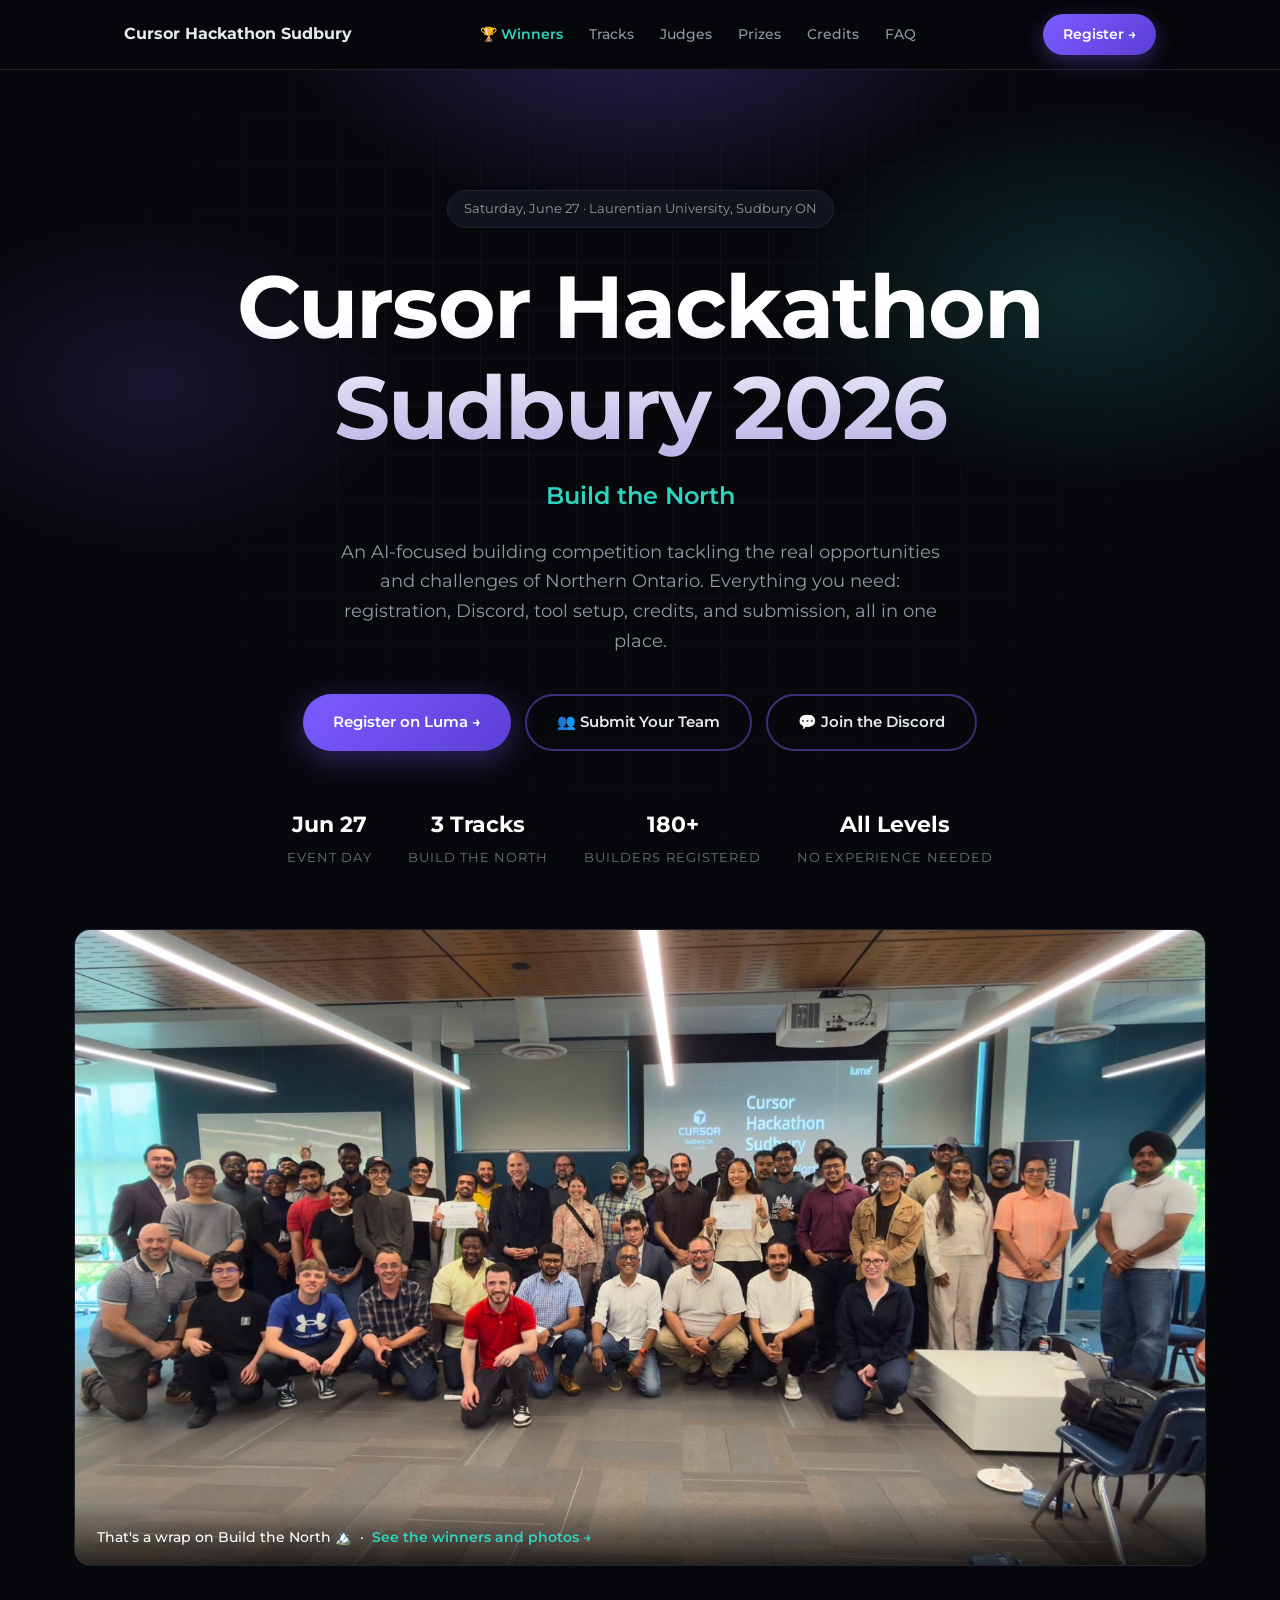
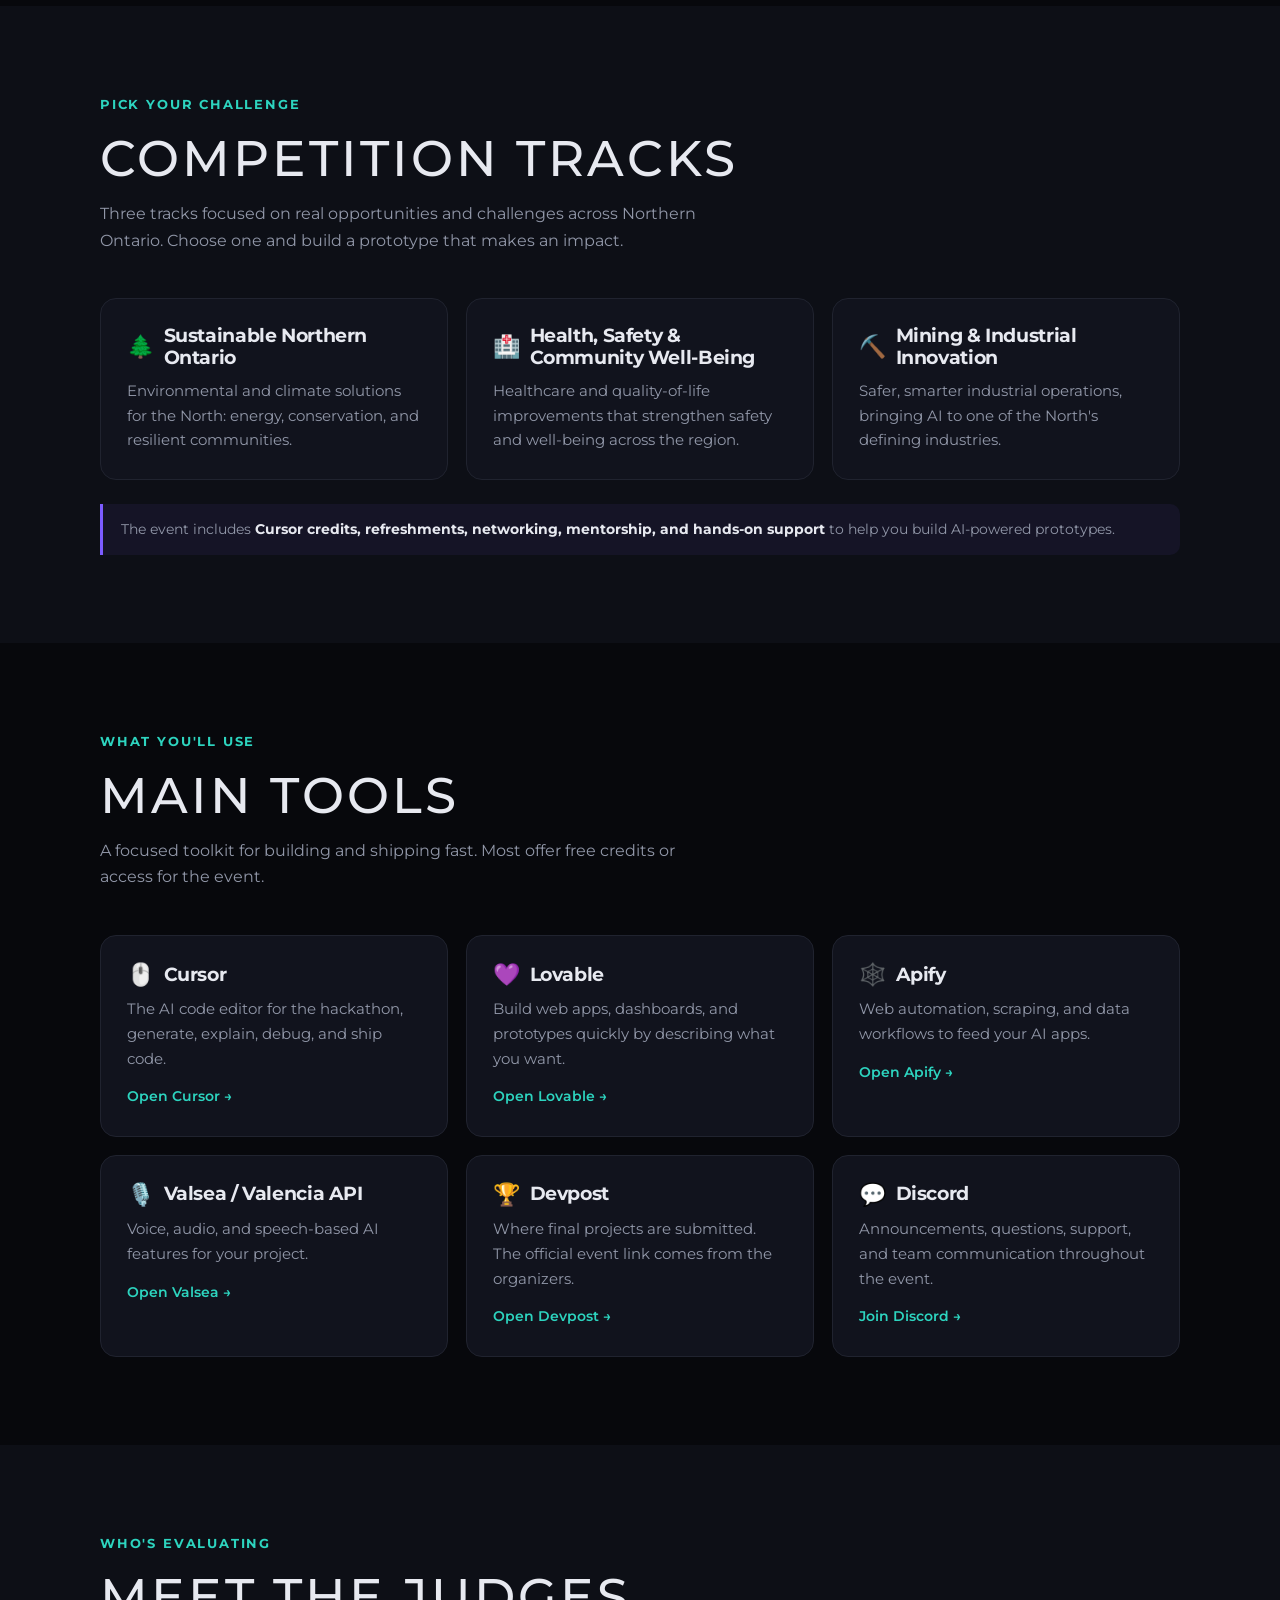
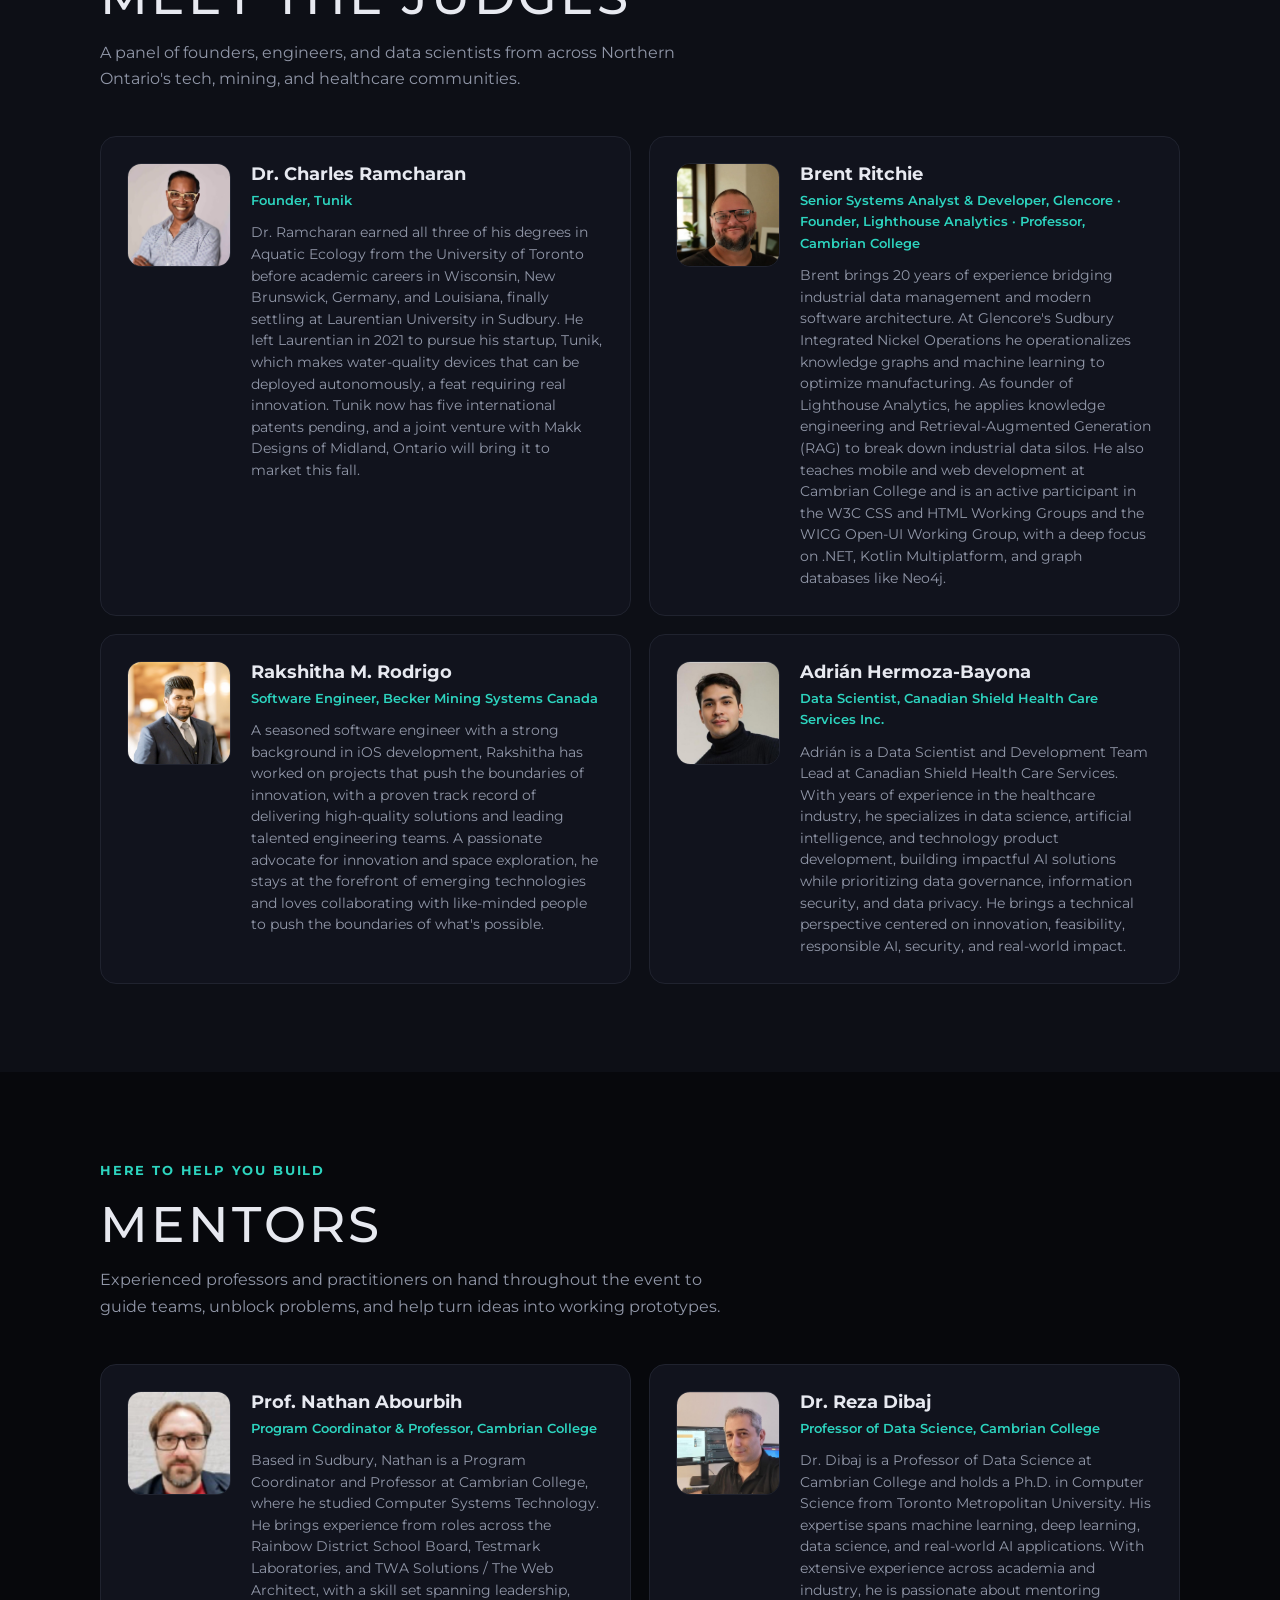
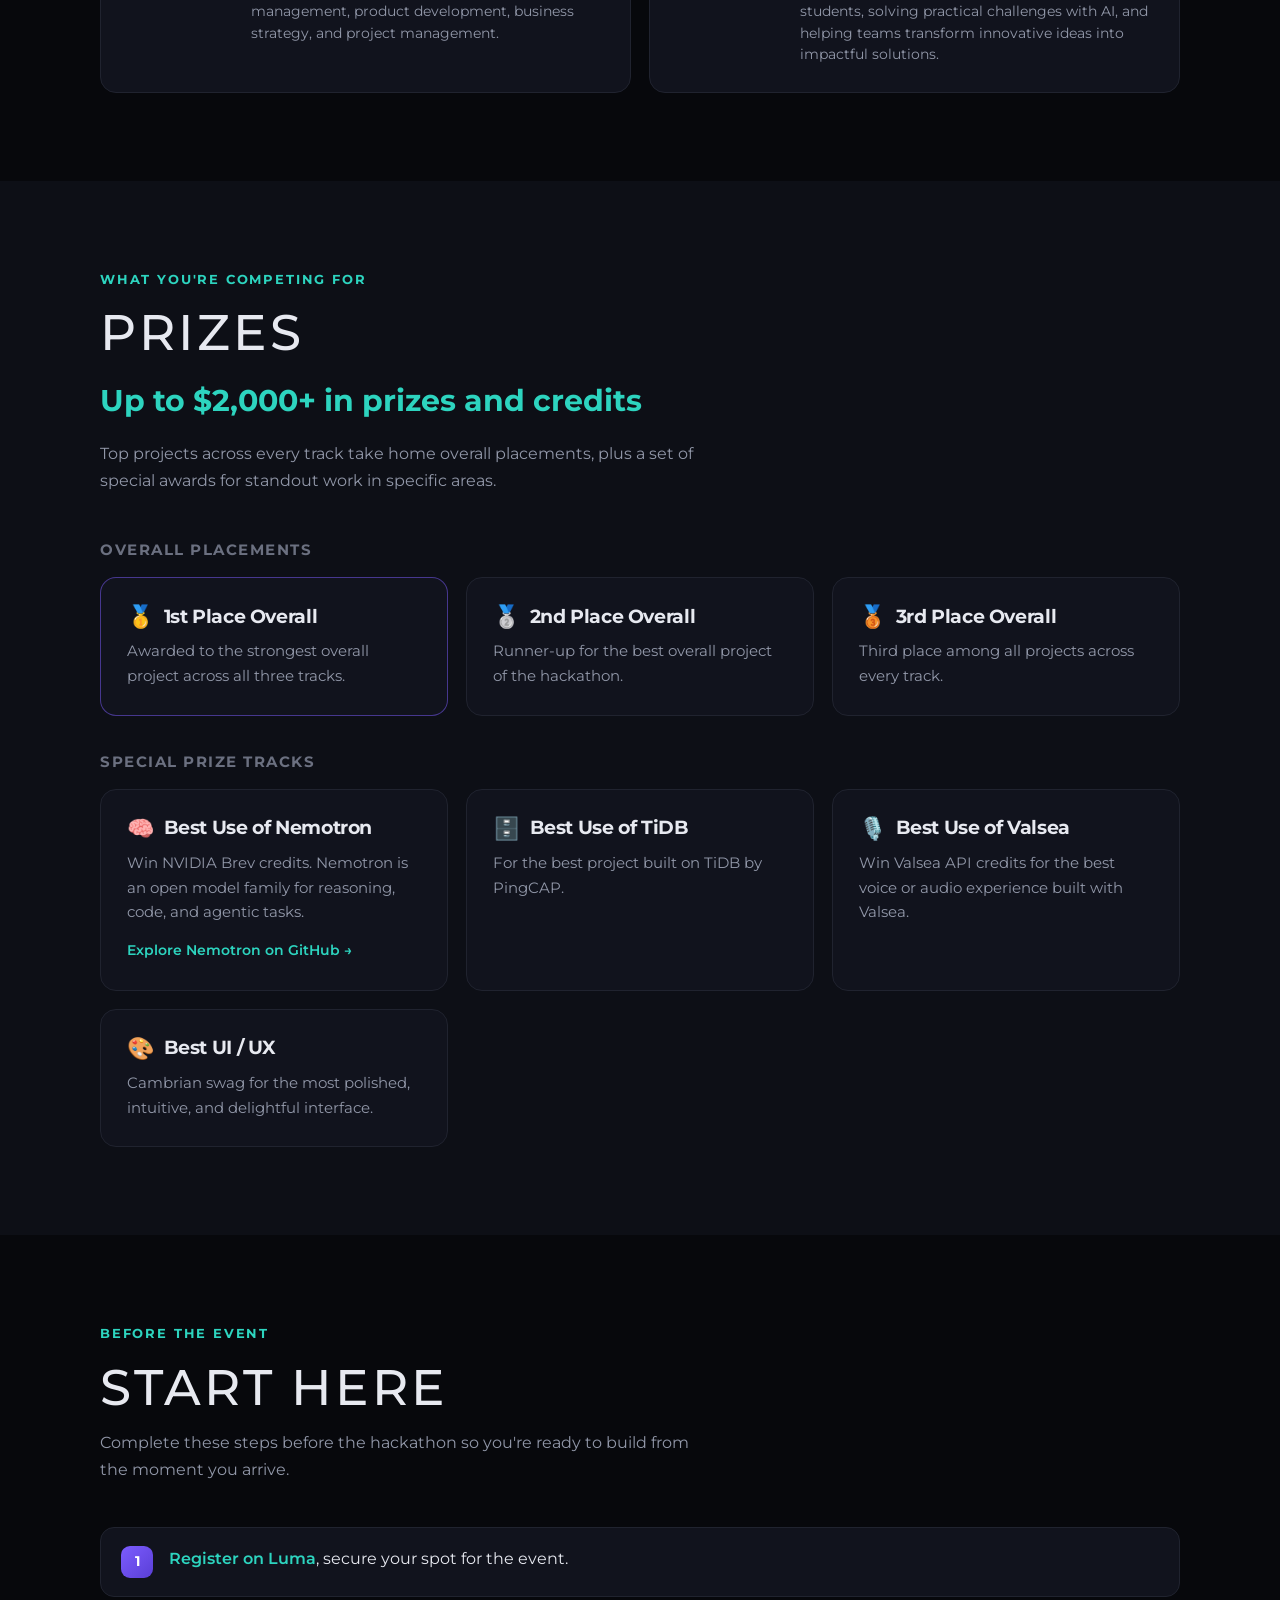
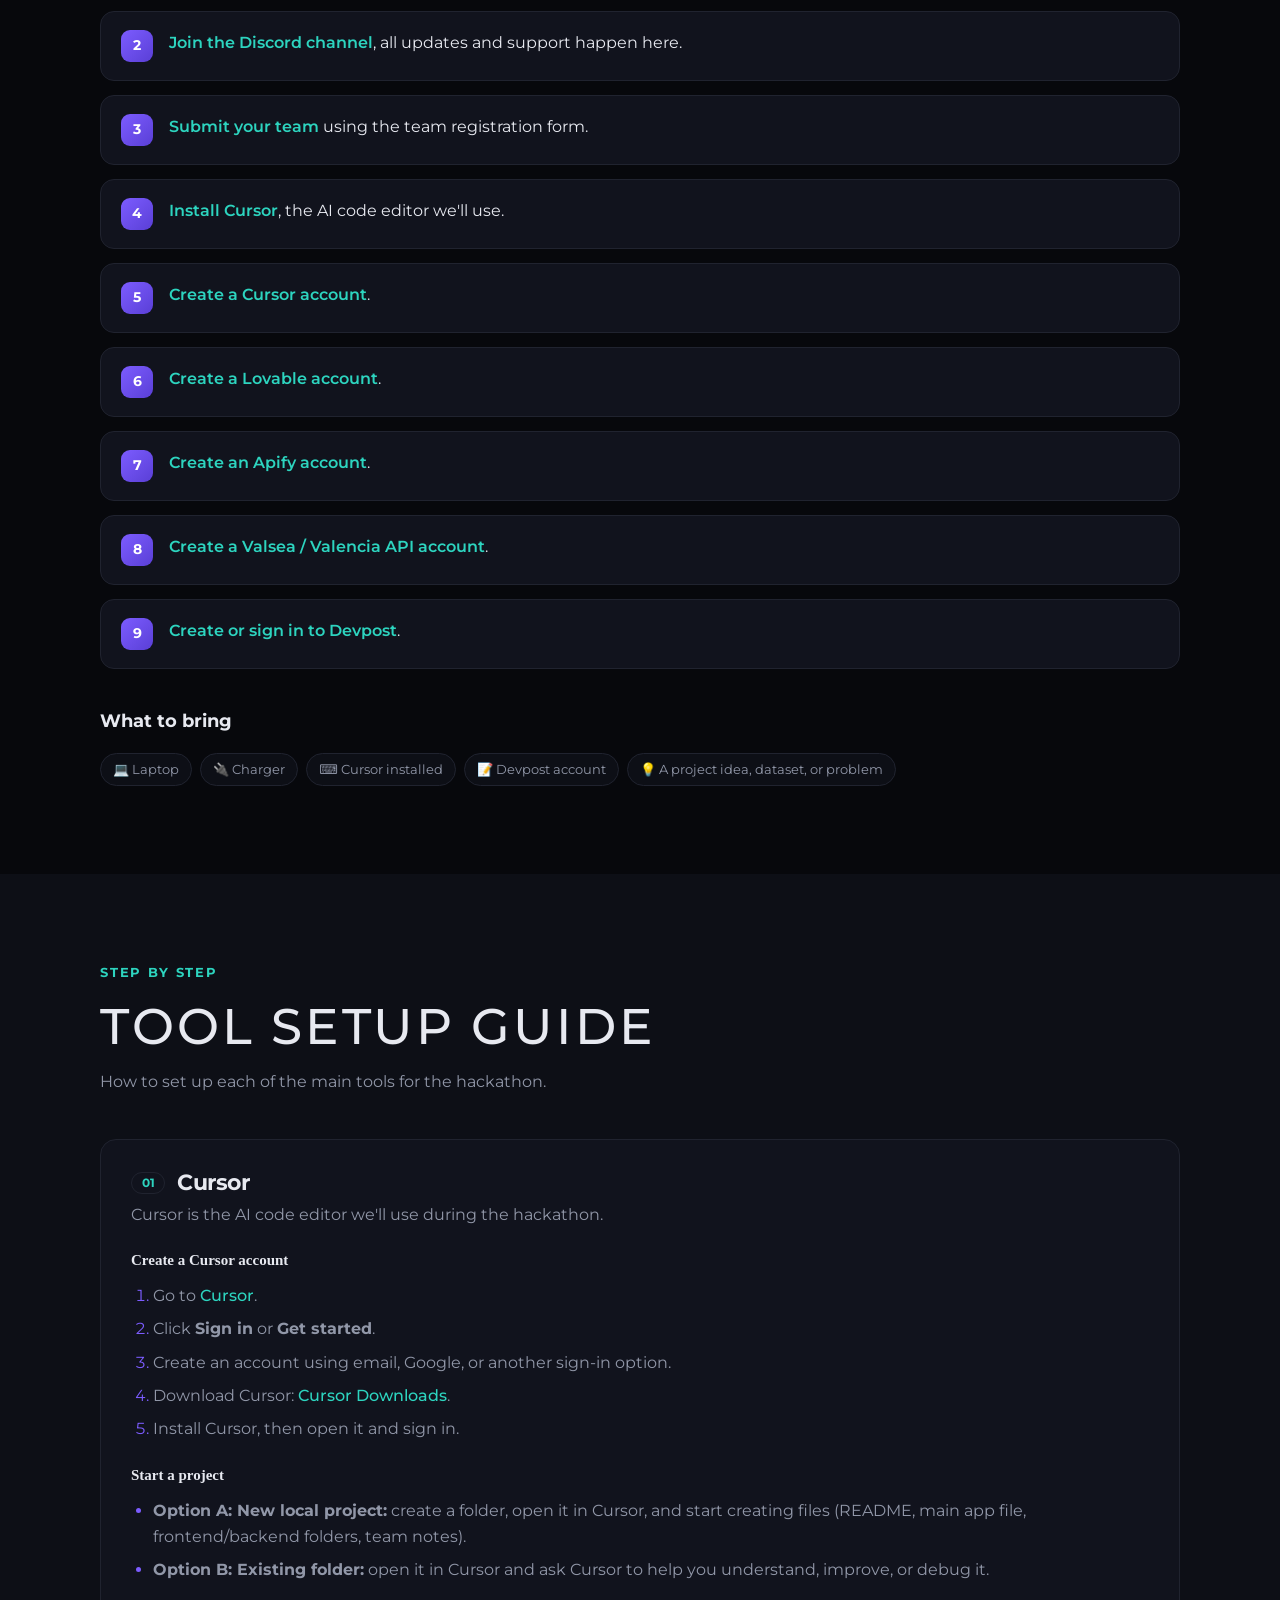
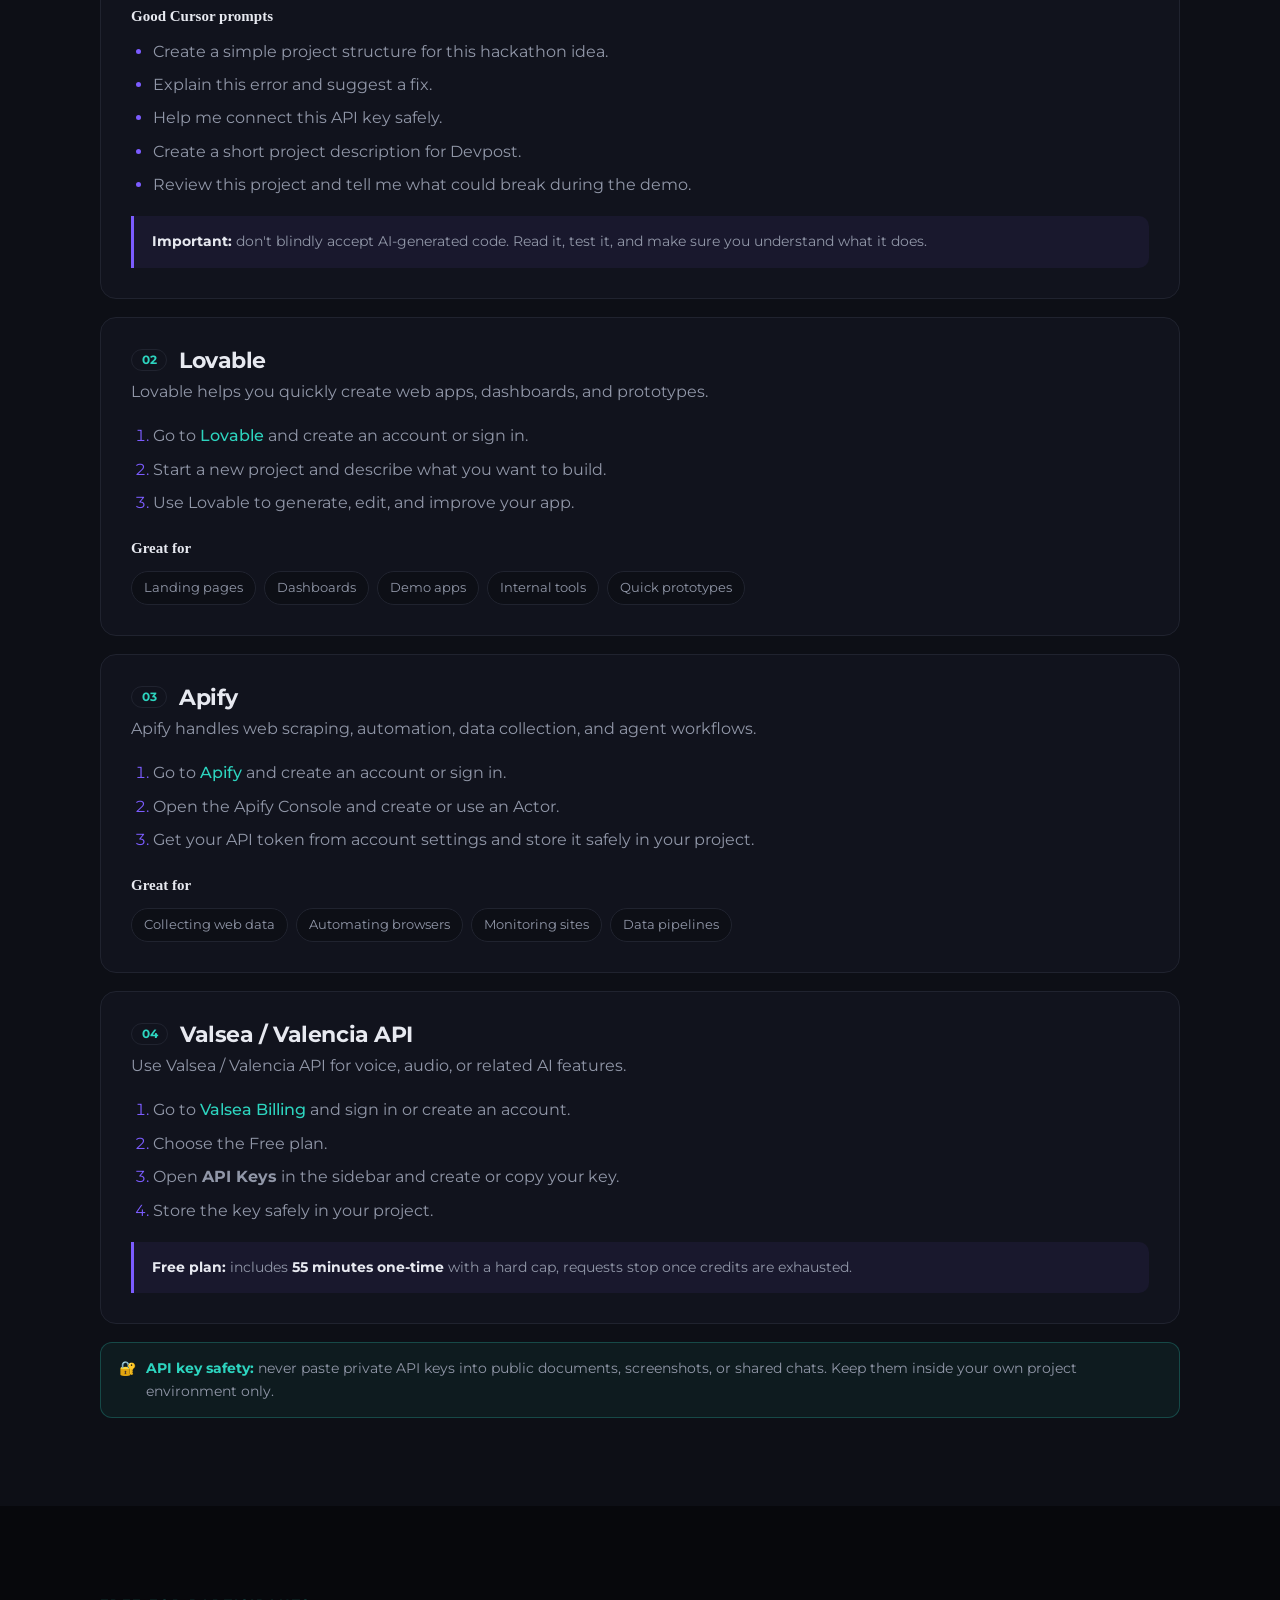
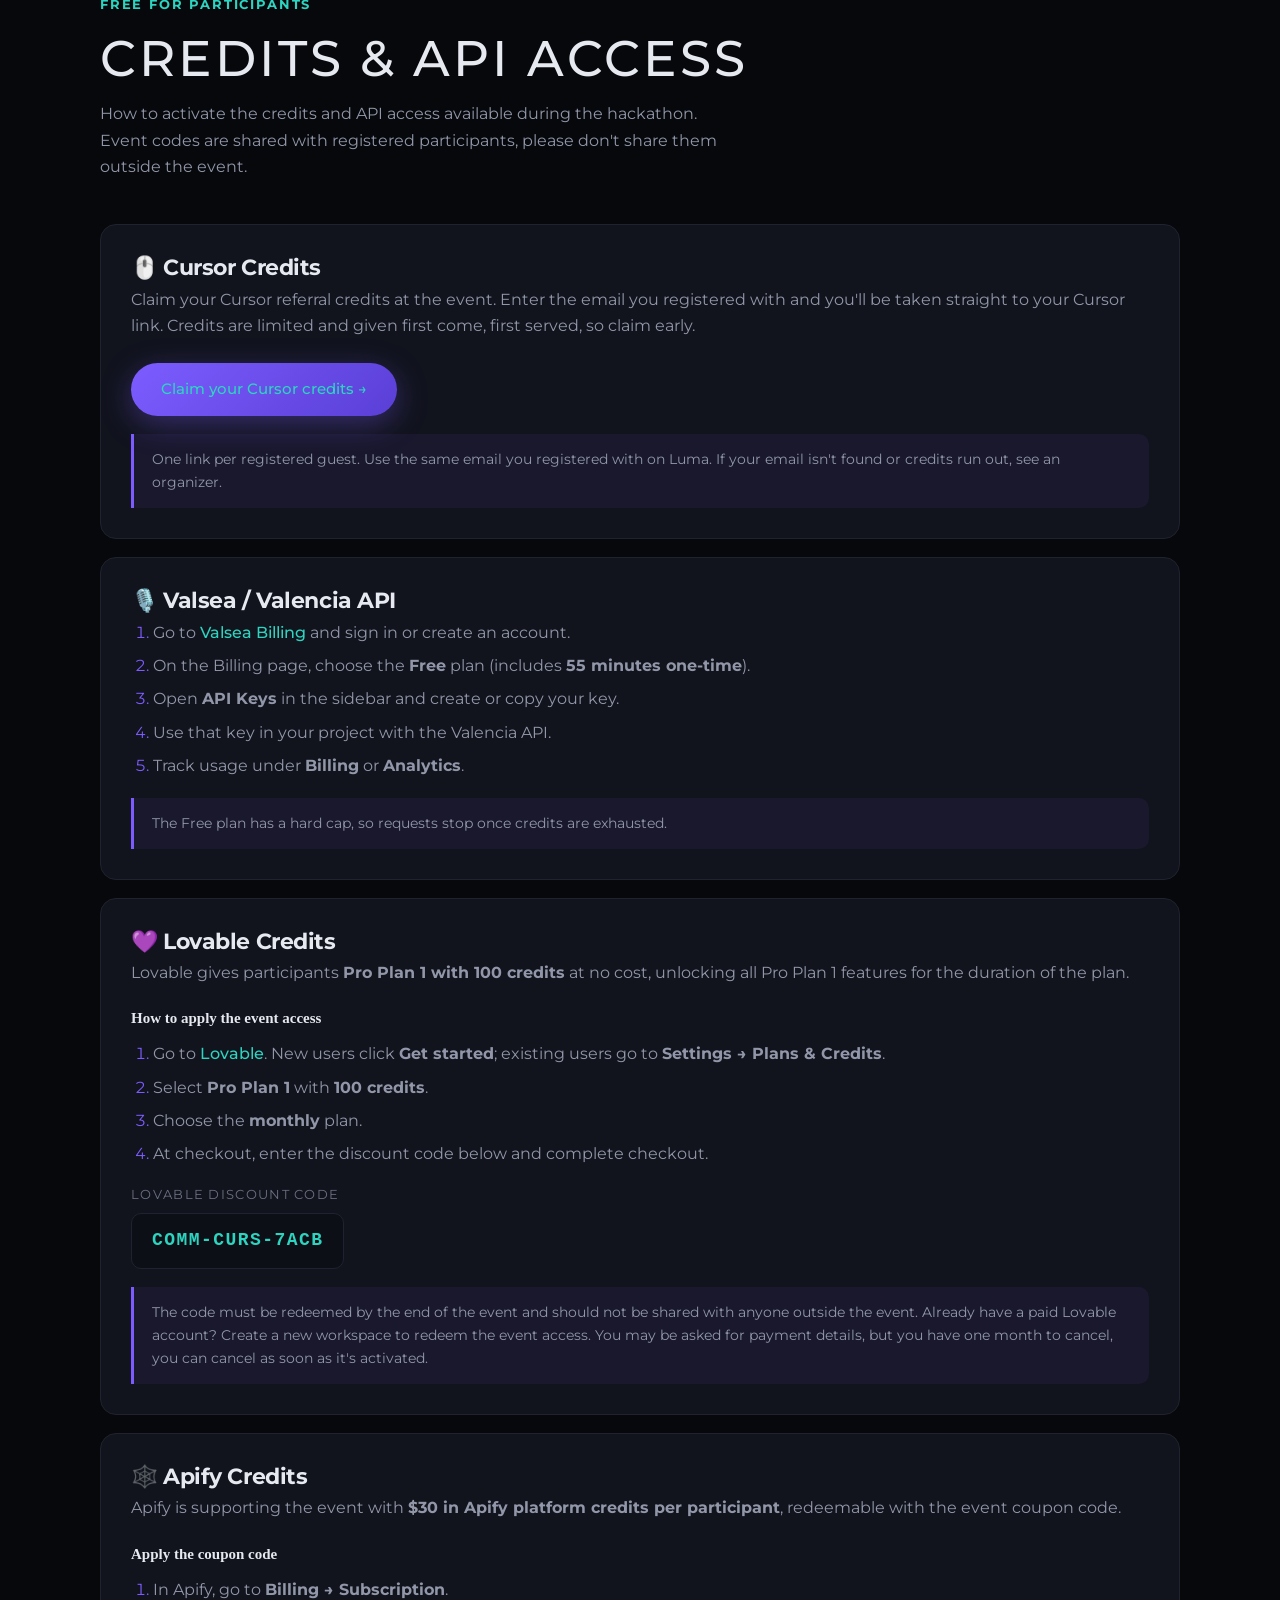
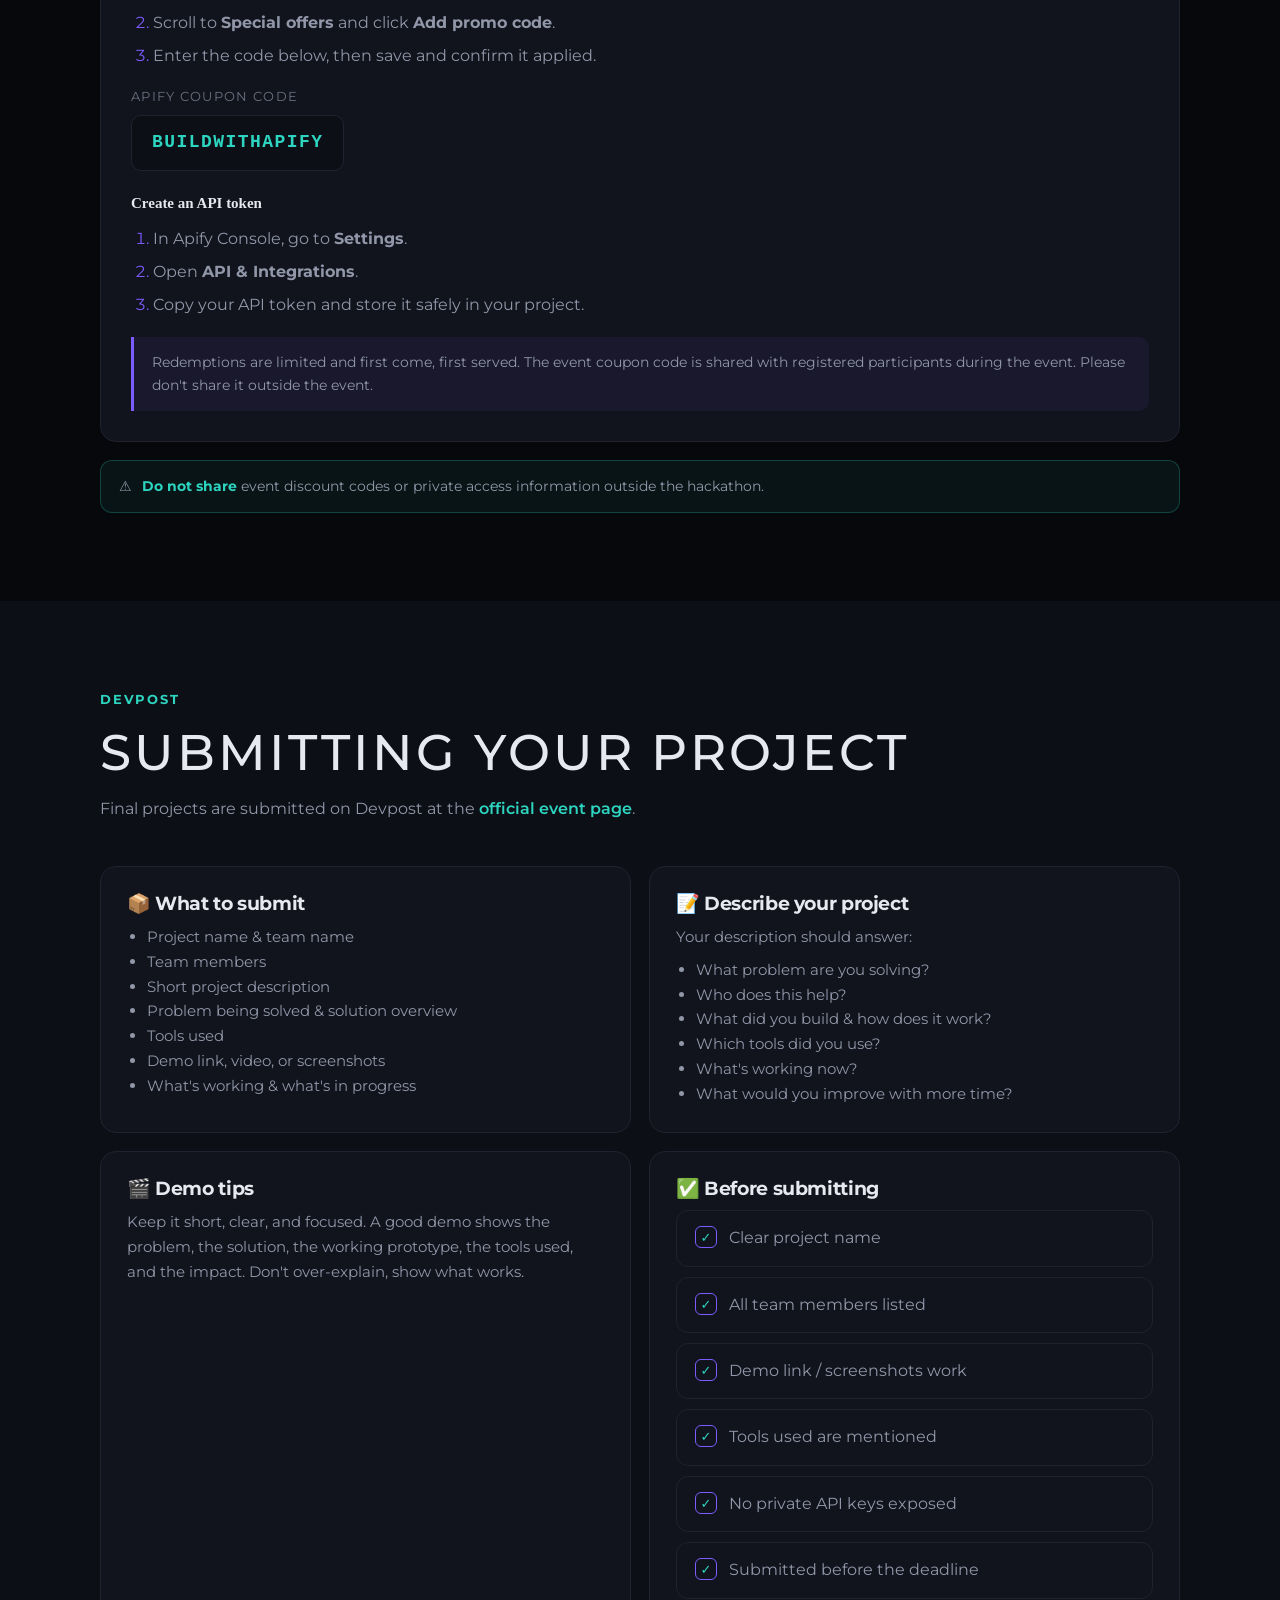
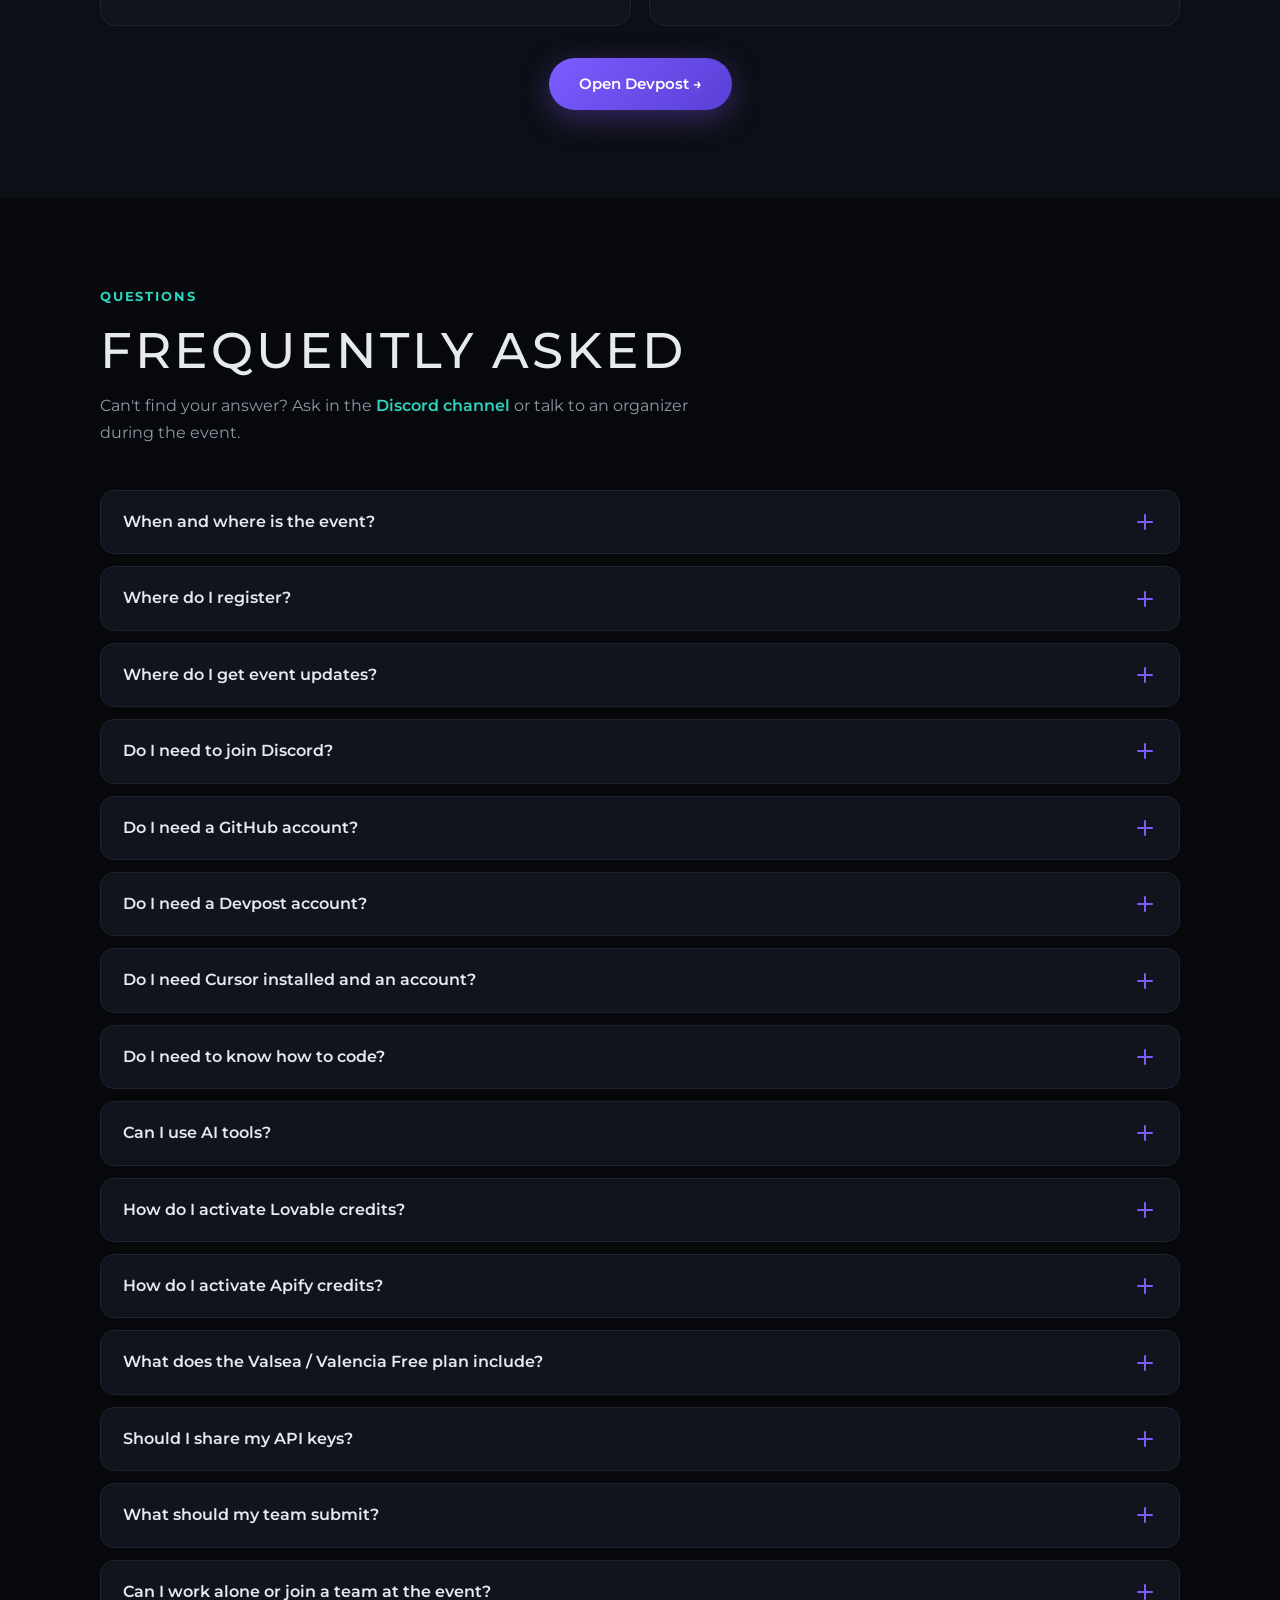
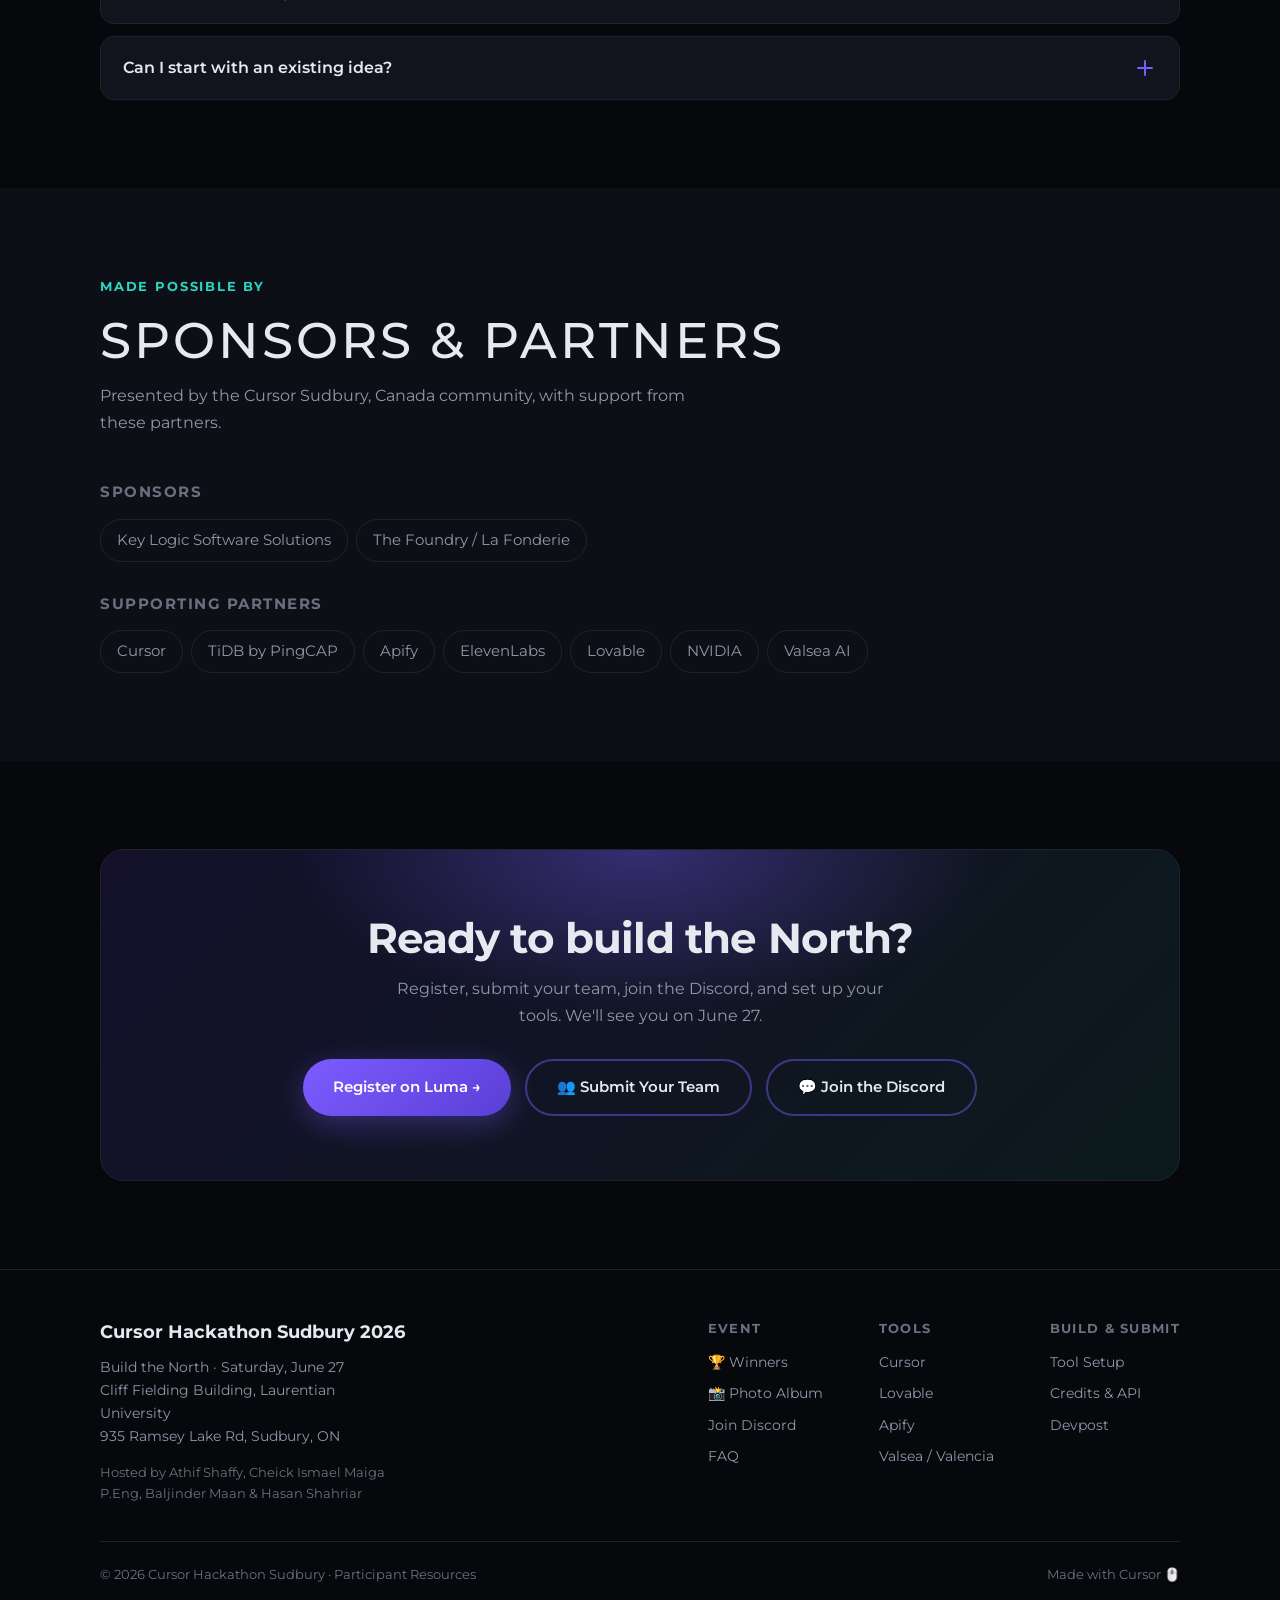
<file: index.html>
<!DOCTYPE html>
<html lang="en">
<head>
<meta charset="UTF-8" />
<meta name="viewport" content="width=device-width, initial-scale=1.0" />
<title>Cursor Hackathon Sudbury 2026: Build the North</title>
<meta name="description" content="Official participant resource page for Cursor Hackathon Sudbury 2026. Registration, Discord, tool setup, credits, API access, and Devpost submission." />
<meta property="og:title" content="Cursor Hackathon Sudbury 2026: Build the North" />
<meta property="og:description" content="Everything participants need before and during the hackathon." />
<meta property="og:type" content="website" />
<link rel="preconnect" href="https://fonts.googleapis.com" />
<link rel="preconnect" href="https://fonts.gstatic.com" crossorigin />
<link href="https://fonts.googleapis.com/css2?family=Montserrat:ital,wght@0,300;0,400;0,500;0,600;0,700;0,800;1,400;1,500&display=swap" rel="stylesheet" />
<link rel="stylesheet" href="assets/site.css" />
</head>
<body>

<!-- NAV -->
<header class="nav">
  <div class="nav-inner">
    <a href="#top" class="brand">Cursor Hackathon Sudbury</a>
    <nav class="nav-links">
      <a href="winners/" style="color:var(--accent-2);font-weight:600;">🏆 Winners</a>
      <a href="#tracks">Tracks</a>
      <a href="#judges">Judges</a>
      <a href="#prizes">Prizes</a>
      <a href="#credits">Credits</a>
      <a href="#faq">FAQ</a>
    </nav>
    <a href="https://luma.com/cursor-llwi" target="_blank" rel="noopener" class="nav-cta">Register →</a>
  </div>
</header>

<!-- HERO -->
<section class="hero" id="top">
  <div class="hero-glow"></div>
  <div class="hero-grid"></div>
  <div class="hero-inner">
    <span class="badge">Saturday, June 27 · Laurentian University, Sudbury ON</span>
    <h1>Cursor Hackathon<br>Sudbury 2026</h1>
    <div class="tagline">Build the North</div>
    <p class="lede">An AI-focused building competition tackling the real opportunities and challenges of Northern Ontario. Everything you need: registration, Discord, tool setup, credits, and submission, all in one place.</p>
    <div class="hero-actions">
      <a href="https://luma.com/cursor-llwi" target="_blank" rel="noopener" class="btn btn-primary">Register on Luma →</a>
      <a href="https://forms.gle/S3vVfueTa6XHu2pU8" target="_blank" rel="noopener" class="btn btn-ghost">👥 Submit Your Team</a>
      <a href="https://discord.gg/Px5hHgSCt" target="_blank" rel="noopener" class="btn btn-ghost">💬 Join the Discord</a>
    </div>
    <div class="hero-meta">
      <div class="item"><div class="k">Jun 27</div><div class="v">Event Day</div></div>
      <div class="item"><div class="k">3 Tracks</div><div class="v">Build the North</div></div>
      <div class="item"><div class="k">180+</div><div class="v">Builders Registered</div></div>
      <div class="item"><div class="k">All Levels</div><div class="v">No Experience Needed</div></div>
    </div>
  </div>
</section>

<!-- GROUP PHOTO BANNER -->
<div class="group-banner" style="margin-top:-40px;margin-bottom:40px;">
  <figure>
    <a href="winners/"><img src="assets/winners/group-photo.jpg" alt="Participants, judges, mentors, and organizers of Cursor Hackathon Sudbury 2026 gathered for a group photo" /></a>
    <figcaption>That's a wrap on Build the North 🏔️ &nbsp;·&nbsp; <a href="winners/" style="color:var(--accent-2);font-weight:600;">See the winners and photos →</a></figcaption>
  </figure>
</div>

<!-- TRACKS -->
<section id="tracks" style="background:var(--bg-soft);">
  <div class="wrap">
    <div class="eyebrow">Pick your challenge</div>
    <h2 class="section-title">Competition tracks</h2>
    <p class="section-sub">Three tracks focused on real opportunities and challenges across Northern Ontario. Choose one and build a prototype that makes an impact.</p>
    <div class="grid grid-3">
      <div class="card">
        <h3><span class="ic">🌲</span> Sustainable Northern Ontario</h3>
        <p>Environmental and climate solutions for the North: energy, conservation, and resilient communities.</p>
      </div>
      <div class="card">
        <h3><span class="ic">🏥</span> Health, Safety &amp; Community Well-Being</h3>
        <p>Healthcare and quality-of-life improvements that strengthen safety and well-being across the region.</p>
      </div>
      <div class="card">
        <h3><span class="ic">⛏️</span> Mining &amp; Industrial Innovation</h3>
        <p>Safer, smarter industrial operations, bringing AI to one of the North's defining industries.</p>
      </div>
    </div>
    <div class="note" style="margin-top:24px;">The event includes <strong>Cursor credits, refreshments, networking, mentorship, and hands-on support</strong> to help you build AI-powered prototypes.</div>
  </div>
</section>

<!-- TOOLS -->
<section id="tools">
  <div class="wrap">
    <div class="eyebrow">What you'll use</div>
    <h2 class="section-title">Main tools</h2>
    <p class="section-sub">A focused toolkit for building and shipping fast. Most offer free credits or access for the event.</p>
    <div class="grid grid-3">
      <div class="card">
        <h3><span class="ic">🖱️</span> Cursor</h3>
        <p>The AI code editor for the hackathon, generate, explain, debug, and ship code.</p>
        <a class="link" href="https://cursor.com" target="_blank" rel="noopener">Open Cursor →</a>
      </div>
      <div class="card">
        <h3><span class="ic">💜</span> Lovable</h3>
        <p>Build web apps, dashboards, and prototypes quickly by describing what you want.</p>
        <a class="link" href="https://lovable.dev" target="_blank" rel="noopener">Open Lovable →</a>
      </div>
      <div class="card">
        <h3><span class="ic">🕸️</span> Apify</h3>
        <p>Web automation, scraping, and data workflows to feed your AI apps.</p>
        <a class="link" href="https://apify.com" target="_blank" rel="noopener">Open Apify →</a>
      </div>
      <div class="card">
        <h3><span class="ic">🎙️</span> Valsea / Valencia API</h3>
        <p>Voice, audio, and speech-based AI features for your project.</p>
        <a class="link" href="https://valsea.ai/dashboard/billing" target="_blank" rel="noopener">Open Valsea →</a>
      </div>
      <div class="card">
        <h3><span class="ic">🏆</span> Devpost</h3>
        <p>Where final projects are submitted. The official event link comes from the organizers.</p>
        <a class="link" href="https://cursor-hackathon-sudbury.devpost.com" target="_blank" rel="noopener">Open Devpost →</a>
      </div>
      <div class="card">
        <h3><span class="ic">💬</span> Discord</h3>
        <p>Announcements, questions, support, and team communication throughout the event.</p>
        <a class="link" href="https://discord.gg/Px5hHgSCt" target="_blank" rel="noopener">Join Discord →</a>
      </div>
    </div>
  </div>
</section>

<!-- JUDGES -->
<section id="judges" style="background:var(--bg-soft);">
  <div class="wrap">
    <div class="eyebrow">Who's evaluating</div>
    <h2 class="section-title">Meet the judges</h2>
    <p class="section-sub">A panel of founders, engineers, and data scientists from across Northern Ontario's tech, mining, and healthcare communities.</p>
    <div class="judges-grid">
      <div class="judge">
        <img src="assets/judges/charles-ramcharan.jpg" alt="Dr. Charles Ramcharan" />
        <div>
          <div class="j-name">Dr. Charles Ramcharan</div>
          <div class="j-role">Founder, Tunik</div>
          <p class="j-bio">Dr. Ramcharan earned all three of his degrees in Aquatic Ecology from the University of Toronto before academic careers in Wisconsin, New Brunswick, Germany, and Louisiana, finally settling at Laurentian University in Sudbury. He left Laurentian in 2021 to pursue his startup, Tunik, which makes water-quality devices that can be deployed autonomously, a feat requiring real innovation. Tunik now has five international patents pending, and a joint venture with Makk Designs of Midland, Ontario will bring it to market this fall.</p>
        </div>
      </div>
      <div class="judge">
        <img src="assets/judges/brent-ritchie.jpg" alt="Brent Ritchie" />
        <div>
          <div class="j-name">Brent Ritchie</div>
          <div class="j-role">Senior Systems Analyst &amp; Developer, Glencore · Founder, Lighthouse Analytics · Professor, Cambrian College</div>
          <p class="j-bio">Brent brings 20 years of experience bridging industrial data management and modern software architecture. At Glencore's Sudbury Integrated Nickel Operations he operationalizes knowledge graphs and machine learning to optimize manufacturing. As founder of Lighthouse Analytics, he applies knowledge engineering and Retrieval-Augmented Generation (RAG) to break down industrial data silos. He also teaches mobile and web development at Cambrian College and is an active participant in the W3C CSS and HTML Working Groups and the WICG Open-UI Working Group, with a deep focus on .NET, Kotlin Multiplatform, and graph databases like Neo4j.</p>
        </div>
      </div>
      <div class="judge">
        <img src="assets/judges/rakshitha-rodrigo.jpg" alt="Rakshitha M. Rodrigo" />
        <div>
          <div class="j-name">Rakshitha M. Rodrigo</div>
          <div class="j-role">Software Engineer, Becker Mining Systems Canada</div>
          <p class="j-bio">A seasoned software engineer with a strong background in iOS development, Rakshitha has worked on projects that push the boundaries of innovation, with a proven track record of delivering high-quality solutions and leading talented engineering teams. A passionate advocate for innovation and space exploration, he stays at the forefront of emerging technologies and loves collaborating with like-minded people to push the boundaries of what's possible.</p>
        </div>
      </div>
      <div class="judge">
        <img src="assets/judges/adrian-hermoza-bayona.jpg" alt="Adrián Hermoza-Bayona" />
        <div>
          <div class="j-name">Adrián Hermoza-Bayona</div>
          <div class="j-role">Data Scientist, Canadian Shield Health Care Services Inc.</div>
          <p class="j-bio">Adrián is a Data Scientist and Development Team Lead at Canadian Shield Health Care Services. With years of experience in the healthcare industry, he specializes in data science, artificial intelligence, and technology product development, building impactful AI solutions while prioritizing data governance, information security, and data privacy. He brings a technical perspective centered on innovation, feasibility, responsible AI, security, and real-world impact.</p>
        </div>
      </div>
    </div>
  </div>
</section>

<!-- MENTORS -->
<section id="mentors">
  <div class="wrap">
    <div class="eyebrow">Here to help you build</div>
    <h2 class="section-title">Mentors</h2>
    <p class="section-sub">Experienced professors and practitioners on hand throughout the event to guide teams, unblock problems, and help turn ideas into working prototypes.</p>
    <div class="judges-grid">
      <div class="judge">
        <img src="assets/mentors/nathan-abourbih.jpg" alt="Prof. Nathan Abourbih" />
        <div>
          <div class="j-name">Prof. Nathan Abourbih</div>
          <div class="j-role">Program Coordinator &amp; Professor, Cambrian College</div>
          <p class="j-bio">Based in Sudbury, Nathan is a Program Coordinator and Professor at Cambrian College, where he studied Computer Systems Technology. He brings experience from roles across the Rainbow District School Board, Testmark Laboratories, and TWA Solutions / The Web Architect, with a skill set spanning leadership, management, product development, business strategy, and project management.</p>
        </div>
      </div>
      <div class="judge">
        <img src="assets/mentors/reza-dibaj.jpg" alt="Dr. Reza Dibaj" />
        <div>
          <div class="j-name">Dr. Reza Dibaj</div>
          <div class="j-role">Professor of Data Science, Cambrian College</div>
          <p class="j-bio">Dr. Dibaj is a Professor of Data Science at Cambrian College and holds a Ph.D. in Computer Science from Toronto Metropolitan University. His expertise spans machine learning, deep learning, data science, and real-world AI applications. With extensive experience across academia and industry, he is passionate about mentoring students, solving practical challenges with AI, and helping teams transform innovative ideas into impactful solutions.</p>
        </div>
      </div>
    </div>
  </div>
</section>

<!-- PRIZES -->
<section id="prizes" style="background:var(--bg-soft);">
  <div class="wrap">
    <div class="eyebrow">What you're competing for</div>
    <h2 class="section-title">Prizes</h2>
    <p style="font-family:'Montserrat';font-weight:700;font-size:clamp(20px,3vw,30px);color:var(--accent-2);margin:0 0 16px;">Up to $2,000+ in prizes and credits</p>
    <p class="section-sub">Top projects across every track take home overall placements, plus a set of special awards for standout work in specific areas.</p>

    <h4 style="font-family:'Montserrat';font-size:15px;color:var(--faint);text-transform:uppercase;letter-spacing:0.1em;margin-bottom:14px;">Overall placements</h4>
    <div class="grid grid-3" style="margin-bottom:34px;">
      <div class="card" style="border-color:rgba(124,92,255,0.5);">
        <h3><span class="ic" aria-hidden="true">🥇</span> 1st Place Overall</h3>
        <p>Awarded to the strongest overall project across all three tracks.</p>
      </div>
      <div class="card">
        <h3><span class="ic" aria-hidden="true">🥈</span> 2nd Place Overall</h3>
        <p>Runner-up for the best overall project of the hackathon.</p>
      </div>
      <div class="card">
        <h3><span class="ic" aria-hidden="true">🥉</span> 3rd Place Overall</h3>
        <p>Third place among all projects across every track.</p>
      </div>
    </div>

    <h4 style="font-family:'Montserrat';font-size:15px;color:var(--faint);text-transform:uppercase;letter-spacing:0.1em;margin-bottom:14px;">Special prize tracks</h4>
    <div class="grid grid-3">
      <div class="card">
        <h3><span class="ic" aria-hidden="true">🧠</span> Best Use of Nemotron</h3>
        <p>Win NVIDIA Brev credits. Nemotron is an open model family for reasoning, code, and agentic tasks.</p>
        <a class="link" href="https://github.com/NVIDIA-NeMo/Nemotron" target="_blank" rel="noopener">Explore Nemotron on GitHub →</a>
      </div>
      <div class="card">
        <h3><span class="ic" aria-hidden="true">🗄️</span> Best Use of TiDB</h3>
        <p>For the best project built on TiDB by PingCAP.</p>
      </div>
      <div class="card">
        <h3><span class="ic" aria-hidden="true">🎙️</span> Best Use of Valsea</h3>
        <p>Win Valsea API credits for the best voice or audio experience built with Valsea.</p>
      </div>
      <div class="card">
        <h3><span class="ic" aria-hidden="true">🎨</span> Best UI / UX</h3>
        <p>Cambrian swag for the most polished, intuitive, and delightful interface.</p>
      </div>
    </div>
  </div>
</section>

<!-- START HERE -->
<section id="start">
  <div class="wrap">
    <div class="eyebrow">Before the event</div>
    <h2 class="section-title">Start here</h2>
    <p class="section-sub">Complete these steps before the hackathon so you're ready to build from the moment you arrive.</p>
    <div class="steps">
      <div class="step"><div class="num"></div><div class="body"><a href="https://luma.com/cursor-llwi" target="_blank" rel="noopener">Register on Luma</a>, secure your spot for the event.</div></div>
      <div class="step"><div class="num"></div><div class="body"><a href="https://discord.gg/Px5hHgSCt" target="_blank" rel="noopener">Join the Discord channel</a>, all updates and support happen here.</div></div>
      <div class="step"><div class="num"></div><div class="body"><a href="https://forms.gle/S3vVfueTa6XHu2pU8" target="_blank" rel="noopener">Submit your team</a> using the team registration form.</div></div>
      <div class="step"><div class="num"></div><div class="body"><a href="https://cursor.com/downloads" target="_blank" rel="noopener">Install Cursor</a>, the AI code editor we'll use.</div></div>
      <div class="step"><div class="num"></div><div class="body"><a href="https://cursor.com" target="_blank" rel="noopener">Create a Cursor account</a>.</div></div>
      <div class="step"><div class="num"></div><div class="body"><a href="https://lovable.dev" target="_blank" rel="noopener">Create a Lovable account</a>.</div></div>
      <div class="step"><div class="num"></div><div class="body"><a href="https://apify.com" target="_blank" rel="noopener">Create an Apify account</a>.</div></div>
      <div class="step"><div class="num"></div><div class="body"><a href="https://valsea.ai/dashboard/billing" target="_blank" rel="noopener">Create a Valsea / Valencia API account</a>.</div></div>
      <div class="step"><div class="num"></div><div class="body"><a href="https://cursor-hackathon-sudbury.devpost.com" target="_blank" rel="noopener">Create or sign in to Devpost</a>.</div></div>
    </div>

    <h4 style="font-family:'Montserrat';font-size:18px;margin:38px 0 16px;">What to bring</h4>
    <div class="pills">
      <span class="pill">💻 Laptop</span>
      <span class="pill">🔌 Charger</span>
      <span class="pill">⌨️ Cursor installed</span>
      <span class="pill">📝 Devpost account</span>
      <span class="pill">💡 A project idea, dataset, or problem</span>
    </div>
  </div>
</section>

<!-- SETUP -->
<section id="setup" style="background:var(--bg-soft);">
  <div class="wrap">
    <div class="eyebrow">Step by step</div>
    <h2 class="section-title">Tool setup guide</h2>
    <p class="section-sub">How to set up each of the main tools for the hackathon.</p>

    <div class="setup-block">
      <h3><span class="tag">01</span> Cursor</h3>
      <p class="intro">Cursor is the AI code editor we'll use during the hackathon.</p>
      <h4>Create a Cursor account</h4>
      <ol>
        <li>Go to <a href="https://cursor.com" target="_blank" rel="noopener">Cursor</a>.</li>
        <li>Click <strong>Sign in</strong> or <strong>Get started</strong>.</li>
        <li>Create an account using email, Google, or another sign-in option.</li>
        <li>Download Cursor: <a href="https://cursor.com/downloads" target="_blank" rel="noopener">Cursor Downloads</a>.</li>
        <li>Install Cursor, then open it and sign in.</li>
      </ol>
      <h4>Start a project</h4>
      <ul>
        <li><strong>Option A: New local project:</strong> create a folder, open it in Cursor, and start creating files (README, main app file, frontend/backend folders, team notes).</li>
        <li><strong>Option B: Existing folder:</strong> open it in Cursor and ask Cursor to help you understand, improve, or debug it.</li>
      </ul>
      <h4>Good Cursor prompts</h4>
      <ul>
        <li>Create a simple project structure for this hackathon idea.</li>
        <li>Explain this error and suggest a fix.</li>
        <li>Help me connect this API key safely.</li>
        <li>Create a short project description for Devpost.</li>
        <li>Review this project and tell me what could break during the demo.</li>
      </ul>
      <div class="note"><strong>Important:</strong> don't blindly accept AI-generated code. Read it, test it, and make sure you understand what it does.</div>
    </div>

    <div class="setup-block">
      <h3><span class="tag">02</span> Lovable</h3>
      <p class="intro">Lovable helps you quickly create web apps, dashboards, and prototypes.</p>
      <ol>
        <li>Go to <a href="https://lovable.dev" target="_blank" rel="noopener">Lovable</a> and create an account or sign in.</li>
        <li>Start a new project and describe what you want to build.</li>
        <li>Use Lovable to generate, edit, and improve your app.</li>
      </ol>
      <h4>Great for</h4>
      <div class="pills">
        <span class="pill">Landing pages</span><span class="pill">Dashboards</span><span class="pill">Demo apps</span><span class="pill">Internal tools</span><span class="pill">Quick prototypes</span>
      </div>
    </div>

    <div class="setup-block">
      <h3><span class="tag">03</span> Apify</h3>
      <p class="intro">Apify handles web scraping, automation, data collection, and agent workflows.</p>
      <ol>
        <li>Go to <a href="https://apify.com" target="_blank" rel="noopener">Apify</a> and create an account or sign in.</li>
        <li>Open the Apify Console and create or use an Actor.</li>
        <li>Get your API token from account settings and store it safely in your project.</li>
      </ol>
      <h4>Great for</h4>
      <div class="pills">
        <span class="pill">Collecting web data</span><span class="pill">Automating browsers</span><span class="pill">Monitoring sites</span><span class="pill">Data pipelines</span>
      </div>
    </div>

    <div class="setup-block">
      <h3><span class="tag">04</span> Valsea / Valencia API</h3>
      <p class="intro">Use Valsea / Valencia API for voice, audio, or related AI features.</p>
      <ol>
        <li>Go to <a href="https://valsea.ai/dashboard/billing" target="_blank" rel="noopener">Valsea Billing</a> and sign in or create an account.</li>
        <li>Choose the Free plan.</li>
        <li>Open <strong>API Keys</strong> in the sidebar and create or copy your key.</li>
        <li>Store the key safely in your project.</li>
      </ol>
      <div class="note"><strong>Free plan:</strong> includes <strong>55 minutes one-time</strong> with a hard cap, requests stop once credits are exhausted.</div>
    </div>

    <div class="safety">🔐 <span><strong>API key safety:</strong> never paste private API keys into public documents, screenshots, or shared chats. Keep them inside your own project environment only.</span></div>
  </div>
</section>

<!-- CREDITS -->
<section id="credits">
  <div class="wrap">
    <div class="eyebrow">Free for participants</div>
    <h2 class="section-title">Credits &amp; API access</h2>
    <p class="section-sub">How to activate the credits and API access available during the hackathon. Event codes are shared with registered participants, please don't share them outside the event.</p>

    <div class="setup-block">
      <h3>🖱️ Cursor Credits</h3>
      <p class="intro">Claim your Cursor referral credits at the event. Enter the email you registered with and you'll be taken straight to your Cursor link. Credits are limited and given first come, first served, so claim early.</p>
      <a class="btn btn-primary" href="https://unrelated-chasing-hyphen.ngrok-free.dev" target="_blank" rel="noopener" style="margin-top:6px;">Claim your Cursor credits →</a>
      <div class="note">One link per registered guest. Use the same email you registered with on Luma. If your email isn't found or credits run out, see an organizer.</div>
    </div>

    <div class="setup-block">
      <h3>🎙️ Valsea / Valencia API</h3>
      <ol>
        <li>Go to <a href="https://valsea.ai/dashboard/billing" target="_blank" rel="noopener">Valsea Billing</a> and sign in or create an account.</li>
        <li>On the Billing page, choose the <strong>Free</strong> plan (includes <strong>55 minutes one-time</strong>).</li>
        <li>Open <strong>API Keys</strong> in the sidebar and create or copy your key.</li>
        <li>Use that key in your project with the Valencia API.</li>
        <li>Track usage under <strong>Billing</strong> or <strong>Analytics</strong>.</li>
      </ol>
      <div class="note">The Free plan has a hard cap, so requests stop once credits are exhausted.</div>
    </div>

    <div class="setup-block">
      <h3>💜 Lovable Credits</h3>
      <p class="intro">Lovable gives participants <strong>Pro Plan 1 with 100 credits</strong> at no cost, unlocking all Pro Plan 1 features for the duration of the plan.</p>
      <h4>How to apply the event access</h4>
      <ol>
        <li>Go to <a href="https://lovable.dev" target="_blank" rel="noopener">Lovable</a>. New users click <strong>Get started</strong>; existing users go to <strong>Settings → Plans &amp; Credits</strong>.</li>
        <li>Select <strong>Pro Plan 1</strong> with <strong>100 credits</strong>.</li>
        <li>Choose the <strong>monthly</strong> plan.</li>
        <li>At checkout, enter the discount code below and complete checkout.</li>
      </ol>
      <div style="margin:16px 0;">
        <div style="font-size:13px;color:var(--faint);text-transform:uppercase;letter-spacing:0.1em;margin-bottom:8px;">Lovable discount code</div>
        <code style="display:inline-block;font-family:ui-monospace,SFMono-Regular,Menlo,monospace;font-size:18px;font-weight:700;letter-spacing:0.08em;color:var(--accent-2);background:var(--bg-soft);border:1px solid var(--border);border-radius:10px;padding:12px 20px;">COMM-CURS-7ACB</code>
      </div>
      <div class="note">The code must be redeemed by the end of the event and should not be shared with anyone outside the event. Already have a paid Lovable account? Create a new workspace to redeem the event access. You may be asked for payment details, but you have one month to cancel, you can cancel as soon as it's activated.</div>
    </div>

    <div class="setup-block">
      <h3>🕸️ Apify Credits</h3>
      <p class="intro">Apify is supporting the event with <strong>$30 in Apify platform credits per participant</strong>, redeemable with the event coupon code.</p>
      <h4>Apply the coupon code</h4>
      <ol>
        <li>In Apify, go to <strong>Billing → Subscription</strong>.</li>
        <li>Scroll to <strong>Special offers</strong> and click <strong>Add promo code</strong>.</li>
        <li>Enter the code below, then save and confirm it applied.</li>
      </ol>
      <div style="margin:16px 0;">
        <div style="font-size:13px;color:var(--faint);text-transform:uppercase;letter-spacing:0.1em;margin-bottom:8px;">Apify coupon code</div>
        <code style="display:inline-block;font-family:ui-monospace,SFMono-Regular,Menlo,monospace;font-size:18px;font-weight:700;letter-spacing:0.08em;color:var(--accent-2);background:var(--bg-soft);border:1px solid var(--border);border-radius:10px;padding:12px 20px;">BUILDWITHAPIFY</code>
      </div>
      <h4>Create an API token</h4>
      <ol>
        <li>In Apify Console, go to <strong>Settings</strong>.</li>
        <li>Open <strong>API &amp; Integrations</strong>.</li>
        <li>Copy your API token and store it safely in your project.</li>
      </ol>
      <div class="note">Redemptions are limited and first come, first served. The event coupon code is shared with registered participants during the event. Please don't share it outside the event.</div>
    </div>

    <div class="safety">⚠️ <span><strong>Do not share</strong> event discount codes or private access information outside the hackathon.</span></div>
  </div>
</section>

<!-- SUBMIT -->
<section id="submit" style="background:var(--bg-soft);">
  <div class="wrap">
    <div class="eyebrow">Devpost</div>
    <h2 class="section-title">Submitting your project</h2>
    <p class="section-sub">Final projects are submitted on Devpost at the <a href="https://cursor-hackathon-sudbury.devpost.com" target="_blank" rel="noopener" style="color:var(--accent-2);font-weight:600;">official event page</a>.</p>

    <div class="grid grid-2">
      <div class="card">
        <h3>📦 What to submit</h3>
        <ul style="padding-left:20px;color:var(--muted);font-size:15px;">
          <li>Project name &amp; team name</li>
          <li>Team members</li>
          <li>Short project description</li>
          <li>Problem being solved &amp; solution overview</li>
          <li>Tools used</li>
          <li>Demo link, video, or screenshots</li>
          <li>What's working &amp; what's in progress</li>
        </ul>
      </div>
      <div class="card">
        <h3>📝 Describe your project</h3>
        <p style="margin-bottom:8px;">Your description should answer:</p>
        <ul style="padding-left:20px;color:var(--muted);font-size:15px;">
          <li>What problem are you solving?</li>
          <li>Who does this help?</li>
          <li>What did you build &amp; how does it work?</li>
          <li>Which tools did you use?</li>
          <li>What's working now?</li>
          <li>What would you improve with more time?</li>
        </ul>
      </div>
    </div>

    <div class="grid grid-2" style="margin-top:18px;">
      <div class="card">
        <h3>🎬 Demo tips</h3>
        <p>Keep it short, clear, and focused. A good demo shows the problem, the solution, the working prototype, the tools used, and the impact. Don't over-explain, show what works.</p>
      </div>
      <div class="card">
        <h3>✅ Before submitting</h3>
        <div class="checklist" style="margin-top:6px;">
          <div class="check"><span class="box">✓</span><span>Clear project name</span></div>
          <div class="check"><span class="box">✓</span><span>All team members listed</span></div>
          <div class="check"><span class="box">✓</span><span>Demo link / screenshots work</span></div>
          <div class="check"><span class="box">✓</span><span>Tools used are mentioned</span></div>
          <div class="check"><span class="box">✓</span><span>No private API keys exposed</span></div>
          <div class="check"><span class="box">✓</span><span>Submitted before the deadline</span></div>
        </div>
      </div>
    </div>

    <div style="text-align:center;margin-top:32px;">
      <a href="https://cursor-hackathon-sudbury.devpost.com" target="_blank" rel="noopener" class="btn btn-primary">Open Devpost →</a>
    </div>
  </div>
</section>

<!-- FAQ -->
<section id="faq">
  <div class="wrap">
    <div class="eyebrow">Questions</div>
    <h2 class="section-title">Frequently asked</h2>
    <p class="section-sub">Can't find your answer? Ask in the <a href="https://discord.gg/Px5hHgSCt" target="_blank" rel="noopener" style="color:var(--accent-2);font-weight:600;">Discord channel</a> or talk to an organizer during the event.</p>

    <div class="faq-list">
      <details class="faq"><summary>When and where is the event?<span class="plus"></span></summary><div class="answer">The event is on <strong>Saturday, June 27, 2026</strong> in Sudbury, Canada.</div></details>
      <details class="faq"><summary>Where do I register?<span class="plus"></span></summary><div class="answer">Register on Luma: <a href="https://luma.com/cursor-llwi" target="_blank" rel="noopener">Register on Luma</a>.</div></details>
      <details class="faq"><summary>Where do I get event updates?<span class="plus"></span></summary><div class="answer">All important updates are shared through Discord. Please <a href="https://discord.gg/Px5hHgSCt" target="_blank" rel="noopener">join the Discord</a> before the event.</div></details>
      <details class="faq"><summary>Do I need to join Discord?<span class="plus"></span></summary><div class="answer">Yes. Discord is used for announcements, schedule updates, team formation, tool setup help, submission reminders, and questions during the hackathon. <a href="https://discord.gg/Px5hHgSCt" target="_blank" rel="noopener">Join the Discord</a>.</div></details>
      <details class="faq"><summary>Do I need a GitHub account?<span class="plus"></span></summary><div class="answer">No. Participants don't need a GitHub account, the event uses Devpost for project submissions.</div></details>
      <details class="faq"><summary>Do I need a Devpost account?<span class="plus"></span></summary><div class="answer">Yes. Devpost is used for final submission. Register and submit at the <a href="https://cursor-hackathon-sudbury.devpost.com" target="_blank" rel="noopener">official event page</a>.</div></details>
      <details class="faq"><summary>Do I need Cursor installed and an account?<span class="plus"></span></summary><div class="answer">Yes to both. <a href="https://cursor.com/downloads" target="_blank" rel="noopener">Download Cursor</a> and <a href="https://cursor.com" target="_blank" rel="noopener">create an account</a> before the event.</div></details>
      <details class="faq"><summary>Do I need to know how to code?<span class="plus"></span></summary><div class="answer">You don't need to be an expert. Cursor and the other tools can help you build, debug, and explain code. Teams are encouraged to work together.</div></details>
      <details class="faq"><summary>Can I use AI tools?<span class="plus"></span></summary><div class="answer">Yes, you're encouraged to use Cursor and other AI tools. Just make sure you understand and test the code you use.</div></details>
      <details class="faq"><summary>How do I activate Lovable credits?<span class="plus"></span></summary><div class="answer">Follow the Lovable instructions in the <a href="#credits">Credits &amp; API Access</a> section. The event discount code is shared with registered participants during the event and should not be shared outside it.</div></details>
      <details class="faq"><summary>How do I activate Apify credits?<span class="plus"></span></summary><div class="answer">Follow the Apify instructions in the <a href="#credits">Credits &amp; API Access</a> section. If an event code is available, it's shared with registered participants.</div></details>
      <details class="faq"><summary>What does the Valsea / Valencia Free plan include?<span class="plus"></span></summary><div class="answer">The Free plan includes <strong>55 minutes one-time</strong> with a hard cap, so requests stop once credits are exhausted.</div></details>
      <details class="faq"><summary>Should I share my API keys?<span class="plus"></span></summary><div class="answer">No. Never share API keys publicly. Keep them private and store them safely in your own project.</div></details>
      <details class="faq"><summary>What should my team submit?<span class="plus"></span></summary><div class="answer">Submit on Devpost. At minimum: project name, team members, short description, a working demo or prototype, demo link / video / screenshots if available, and a list of tools used.</div></details>
      <details class="faq"><summary>Can I work alone or join a team at the event?<span class="plus"></span></summary><div class="answer">You can work alone (unless organizers announce a different team rule), and you can form or join teams during the event.</div></details>
      <details class="faq"><summary>Can I start with an existing idea?<span class="plus"></span></summary><div class="answer">Yes, you can bring an idea, but the main building should happen during the hackathon.</div></details>
    </div>
  </div>
</section>

<!-- SPONSORS -->
<section id="sponsors" style="background:var(--bg-soft);">
  <div class="wrap">
    <div class="eyebrow">Made possible by</div>
    <h2 class="section-title">Sponsors &amp; partners</h2>
    <p class="section-sub">Presented by the Cursor Sudbury, Canada community, with support from these partners.</p>
    <h4 style="font-family:'Montserrat';font-size:15px;color:var(--faint);text-transform:uppercase;letter-spacing:0.1em;margin-bottom:14px;">Sponsors</h4>
    <div class="pills" style="margin-bottom:30px;">
      <span class="pill" style="font-size:15px;padding:8px 16px;">Key Logic Software Solutions</span>
      <span class="pill" style="font-size:15px;padding:8px 16px;">The Foundry / La Fonderie</span>
    </div>
    <h4 style="font-family:'Montserrat';font-size:15px;color:var(--faint);text-transform:uppercase;letter-spacing:0.1em;margin-bottom:14px;">Supporting partners</h4>
    <div class="pills">
      <span class="pill" style="font-size:15px;padding:8px 16px;">Cursor</span>
      <span class="pill" style="font-size:15px;padding:8px 16px;">TiDB by PingCAP</span>
      <span class="pill" style="font-size:15px;padding:8px 16px;">Apify</span>
      <span class="pill" style="font-size:15px;padding:8px 16px;">ElevenLabs</span>
      <span class="pill" style="font-size:15px;padding:8px 16px;">Lovable</span>
      <span class="pill" style="font-size:15px;padding:8px 16px;">NVIDIA</span>
      <span class="pill" style="font-size:15px;padding:8px 16px;">Valsea AI</span>
    </div>
  </div>
</section>

<!-- CTA -->
<section>
  <div class="wrap">
    <div class="cta-band">
      <h2>Ready to build the North?</h2>
      <p>Register, submit your team, join the Discord, and set up your tools. We'll see you on June 27.</p>
      <div class="hero-actions">
        <a href="https://luma.com/cursor-llwi" target="_blank" rel="noopener" class="btn btn-primary">Register on Luma →</a>
        <a href="https://forms.gle/S3vVfueTa6XHu2pU8" target="_blank" rel="noopener" class="btn btn-ghost">👥 Submit Your Team</a>
        <a href="https://discord.gg/Px5hHgSCt" target="_blank" rel="noopener" class="btn btn-ghost">💬 Join the Discord</a>
      </div>
    </div>
  </div>
</section>


<!-- FOOTER -->
<footer>
  <div class="foot-inner">
    <div>
      <div class="foot-brand">Cursor Hackathon Sudbury 2026</div>
      <div style="color:var(--muted);font-size:14px;max-width:300px;">Build the North · Saturday, June 27<br>Cliff Fielding Building, Laurentian University<br>935 Ramsey Lake Rd, Sudbury, ON</div>
      <div style="color:var(--faint);font-size:13px;margin-top:14px;max-width:300px;">Hosted by Athif Shaffy, Cheick Ismael Maiga P.Eng, Baljinder Maan &amp; Hasan Shahriar</div>
    </div>
    <div class="foot-cols">
      <div class="foot-col">
        <h5>Event</h5>
        <a href="winners/">🏆 Winners</a>
        <a href="https://photos.app.goo.gl/xAYGwjevG2s7LgX59" target="_blank" rel="noopener">📸 Photo Album</a>
        <a href="https://discord.gg/Px5hHgSCt" target="_blank" rel="noopener">Join Discord</a>
        <a href="#faq">FAQ</a>
      </div>
      <div class="foot-col">
        <h5>Tools</h5>
        <a href="https://cursor.com" target="_blank" rel="noopener">Cursor</a>
        <a href="https://lovable.dev" target="_blank" rel="noopener">Lovable</a>
        <a href="https://apify.com" target="_blank" rel="noopener">Apify</a>
        <a href="https://valsea.ai/dashboard/billing" target="_blank" rel="noopener">Valsea / Valencia</a>
      </div>
      <div class="foot-col">
        <h5>Build &amp; Submit</h5>
        <a href="#setup">Tool Setup</a>
        <a href="#credits">Credits &amp; API</a>
        <a href="https://cursor-hackathon-sudbury.devpost.com" target="_blank" rel="noopener">Devpost</a>
      </div>
    </div>
  </div>
  <div class="foot-bottom">
    <span>© 2026 Cursor Hackathon Sudbury · Participant Resources</span>
    <span>Made with Cursor 🖱️</span>
  </div>
</footer>

</body>
</html>
</file>
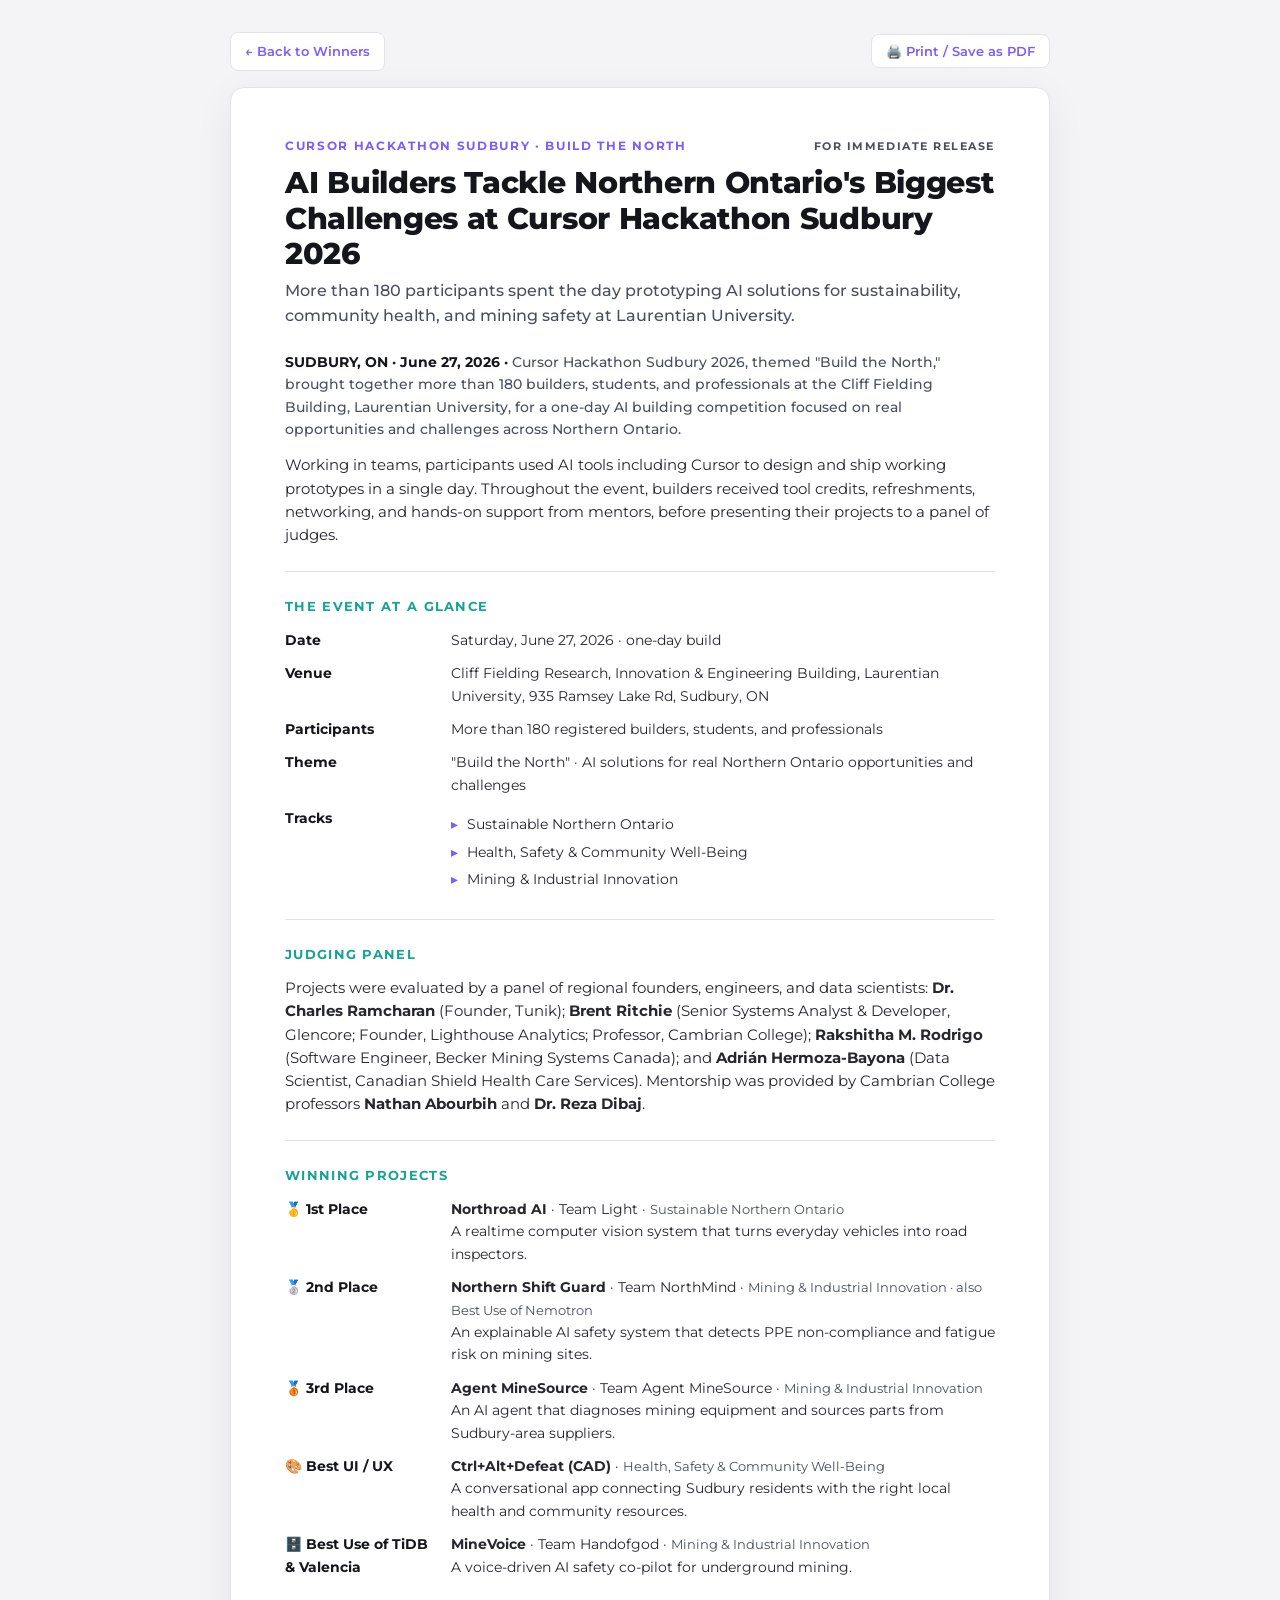
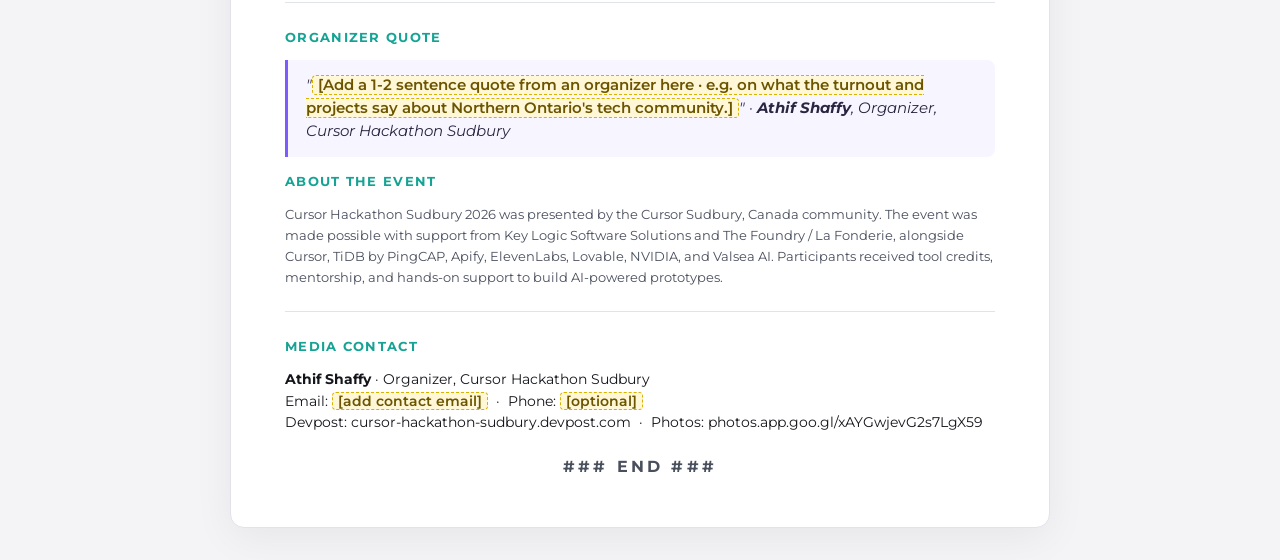
<file: press/index.html>
<!DOCTYPE html>
<html lang="en">
<head>
<meta charset="UTF-8" />
<meta name="viewport" content="width=device-width, initial-scale=1.0" />
<title>Press One-Pager · Cursor Hackathon Sudbury 2026</title>
<meta name="description" content="Press release: Cursor Hackathon Sudbury 2026 · Build the North. Winners and event summary." />
<link rel="preconnect" href="https://fonts.googleapis.com" />
<link rel="preconnect" href="https://fonts.gstatic.com" crossorigin />
<link href="https://fonts.googleapis.com/css2?family=Montserrat:ital,wght@0,300;0,400;0,500;0,600;0,700;0,800;1,400;1,500&display=swap" rel="stylesheet" />
<style>
  :root { --accent: #7c5cff; --accent-2: #16a394; --ink: #15161c; --muted: #4a4f5e; --line: #e2e3ea; }
  * { box-sizing: border-box; margin: 0; padding: 0; }
  body { font-family: 'Montserrat', system-ui, sans-serif; background: #f4f4f7; color: var(--ink); line-height: 1.6; padding: 32px 16px; -webkit-font-smoothing: antialiased; }
  .sheet { max-width: 820px; margin: 0 auto; background: #fff; border: 1px solid var(--line); border-radius: 14px; padding: 48px 54px; box-shadow: 0 10px 40px rgba(0,0,0,0.06); }
  .toolbar { max-width: 820px; margin: 0 auto 16px; display: flex; justify-content: space-between; align-items: center; gap: 12px; }
  .toolbar a, .toolbar button { font-family: 'Montserrat'; font-size: 13px; font-weight: 600; color: var(--accent); background: #fff; border: 1px solid var(--line); border-radius: 8px; padding: 8px 14px; cursor: pointer; text-decoration: none; }
  .kicker { font-size: 12px; font-weight: 700; letter-spacing: 0.14em; text-transform: uppercase; color: var(--accent); }
  .release-tag { font-size: 11px; font-weight: 700; letter-spacing: 0.14em; text-transform: uppercase; color: var(--muted); }
  h1 { font-size: 30px; font-weight: 800; line-height: 1.18; letter-spacing: -0.01em; margin: 10px 0 6px; }
  .subhead { font-size: 16px; font-weight: 500; color: var(--muted); margin-bottom: 22px; }
  .dateline { font-size: 14px; font-weight: 700; margin-bottom: 14px; }
  .dateline span { font-weight: 500; color: var(--muted); }
  p.body { font-size: 14.5px; margin-bottom: 14px; color: #25262e; }
  hr { border: 0; border-top: 1px solid var(--line); margin: 24px 0; }
  h2 { font-size: 13px; font-weight: 700; text-transform: uppercase; letter-spacing: 0.1em; color: var(--accent-2); margin-bottom: 12px; }
  .winrow { display: grid; grid-template-columns: 150px 1fr; gap: 8px 16px; font-size: 14px; margin-bottom: 11px; }
  .winrow .place { font-weight: 700; color: var(--ink); }
  .winrow .proj { color: #25262e; }
  .winrow .proj b { font-weight: 700; }
  .winrow .proj .meta { color: var(--muted); font-size: 13px; }
  .quote { border-left: 3px solid var(--accent); background: #f7f5ff; padding: 14px 18px; border-radius: 0 8px 8px 0; font-size: 14.5px; font-style: italic; color: #2a2540; margin: 4px 0 14px; }
  .fill { background: #fff7d6; border: 1px dashed #d9b200; border-radius: 4px; padding: 0 5px; font-style: normal; color: #6b5500; font-weight: 600; }
  .boiler { font-size: 13px; color: var(--muted); }
  .contact { font-size: 13.5px; }
  .contact b { color: var(--ink); }
  .end { text-align: center; font-weight: 700; letter-spacing: 0.2em; color: var(--muted); margin-top: 20px; }
  ul.tracks { list-style: none; font-size: 14px; margin: 6px 0 0; }
  ul.tracks li { margin-bottom: 5px; padding-left: 16px; position: relative; }
  ul.tracks li::before { content: '▸'; position: absolute; left: 0; color: var(--accent); }
  @media print {
    body { background: #fff; padding: 0; }
    .toolbar { display: none; }
    .sheet { border: 0; box-shadow: none; border-radius: 0; padding: 24px 8px; max-width: 100%; }
    @page { margin: 14mm; }
  }
</style>
</head>
<body>

<div class="toolbar">
  <a href="../winners/">← Back to Winners</a>
  <button onclick="window.print()">🖨️ Print / Save as PDF</button>
</div>

<div class="sheet">
  <div style="display:flex;justify-content:space-between;align-items:baseline;">
    <span class="kicker">Cursor Hackathon Sudbury · Build the North</span>
    <span class="release-tag">For Immediate Release</span>
  </div>

  <h1>AI Builders Tackle Northern Ontario's Biggest Challenges at Cursor Hackathon Sudbury 2026</h1>
  <p class="subhead">More than 180 participants spent the day prototyping AI solutions for sustainability, community health, and mining safety at Laurentian University.</p>

  <p class="dateline">SUDBURY, ON · June 27, 2026 · <span>Cursor Hackathon Sudbury 2026, themed "Build the North," brought together more than 180 builders, students, and professionals at the Cliff Fielding Building, Laurentian University, for a one-day AI building competition focused on real opportunities and challenges across Northern Ontario.</span></p>

  <p class="body">Working in teams, participants used AI tools including Cursor to design and ship working prototypes in a single day. Throughout the event, builders received tool credits, refreshments, networking, and hands-on support from mentors, before presenting their projects to a panel of judges.</p>

  <hr />

  <h2>The Event at a Glance</h2>
  <div class="winrow"><span class="place">Date</span><span class="proj">Saturday, June 27, 2026 · one-day build</span></div>
  <div class="winrow"><span class="place">Venue</span><span class="proj">Cliff Fielding Research, Innovation &amp; Engineering Building, Laurentian University, 935 Ramsey Lake Rd, Sudbury, ON</span></div>
  <div class="winrow"><span class="place">Participants</span><span class="proj">More than 180 registered builders, students, and professionals</span></div>
  <div class="winrow"><span class="place">Theme</span><span class="proj">"Build the North" · AI solutions for real Northern Ontario opportunities and challenges</span></div>
  <div class="winrow"><span class="place">Tracks</span><span class="proj"><ul class="tracks"><li>Sustainable Northern Ontario</li><li>Health, Safety &amp; Community Well-Being</li><li>Mining &amp; Industrial Innovation</li></ul></span></div>

  <hr />

  <h2>Judging Panel</h2>
  <p class="body">Projects were evaluated by a panel of regional founders, engineers, and data scientists: <b>Dr. Charles Ramcharan</b> (Founder, Tunik); <b>Brent Ritchie</b> (Senior Systems Analyst &amp; Developer, Glencore; Founder, Lighthouse Analytics; Professor, Cambrian College); <b>Rakshitha M. Rodrigo</b> (Software Engineer, Becker Mining Systems Canada); and <b>Adrián Hermoza-Bayona</b> (Data Scientist, Canadian Shield Health Care Services). Mentorship was provided by Cambrian College professors <b>Nathan Abourbih</b> and <b>Dr. Reza Dibaj</b>.</p>

  <hr />

  <h2>Winning Projects</h2>
  <div class="winrow"><span class="place">🥇 1st Place</span><span class="proj"><b>Northroad AI</b> · Team Light · <span class="meta">Sustainable Northern Ontario</span><br>A realtime computer vision system that turns everyday vehicles into road inspectors.</span></div>
  <div class="winrow"><span class="place">🥈 2nd Place</span><span class="proj"><b>Northern Shift Guard</b> · Team NorthMind · <span class="meta">Mining &amp; Industrial Innovation · also Best Use of Nemotron</span><br>An explainable AI safety system that detects PPE non-compliance and fatigue risk on mining sites.</span></div>
  <div class="winrow"><span class="place">🥉 3rd Place</span><span class="proj"><b>Agent MineSource</b> · Team Agent MineSource · <span class="meta">Mining &amp; Industrial Innovation</span><br>An AI agent that diagnoses mining equipment and sources parts from Sudbury-area suppliers.</span></div>
  <div class="winrow"><span class="place">🎨 Best UI / UX</span><span class="proj"><b>Ctrl+Alt+Defeat (CAD)</b> · <span class="meta">Health, Safety &amp; Community Well-Being</span><br>A conversational app connecting Sudbury residents with the right local health and community resources.</span></div>
  <div class="winrow"><span class="place">🗄️ Best Use of TiDB &amp; Valencia</span><span class="proj"><b>MineVoice</b> · Team Handofgod · <span class="meta">Mining &amp; Industrial Innovation</span><br>A voice-driven AI safety co-pilot for underground mining.</span></div>

  <hr />

  <h2>Organizer Quote</h2>
  <div class="quote">"<span class="fill">[Add a 1-2 sentence quote from an organizer here · e.g. on what the turnout and projects say about Northern Ontario's tech community.]</span>" · <b>Athif Shaffy</b>, Organizer, Cursor Hackathon Sudbury</div>

  <h2>About the Event</h2>
  <p class="boiler">Cursor Hackathon Sudbury 2026 was presented by the Cursor Sudbury, Canada community. The event was made possible with support from Key Logic Software Solutions and The Foundry / La Fonderie, alongside Cursor, TiDB by PingCAP, Apify, ElevenLabs, Lovable, NVIDIA, and Valsea AI. Participants received tool credits, mentorship, and hands-on support to build AI-powered prototypes.</p>

  <hr />

  <h2>Media Contact</h2>
  <p class="contact"><b>Athif Shaffy</b> · Organizer, Cursor Hackathon Sudbury<br>
  Email: <span class="fill">[add contact email]</span> &nbsp;·&nbsp; Phone: <span class="fill">[optional]</span><br>
  Devpost: cursor-hackathon-sudbury.devpost.com &nbsp;·&nbsp; Photos: photos.app.goo.gl/xAYGwjevG2s7LgX59</p>

  <div class="end">### END ###</div>
</div>

</body>
</html>
</file>
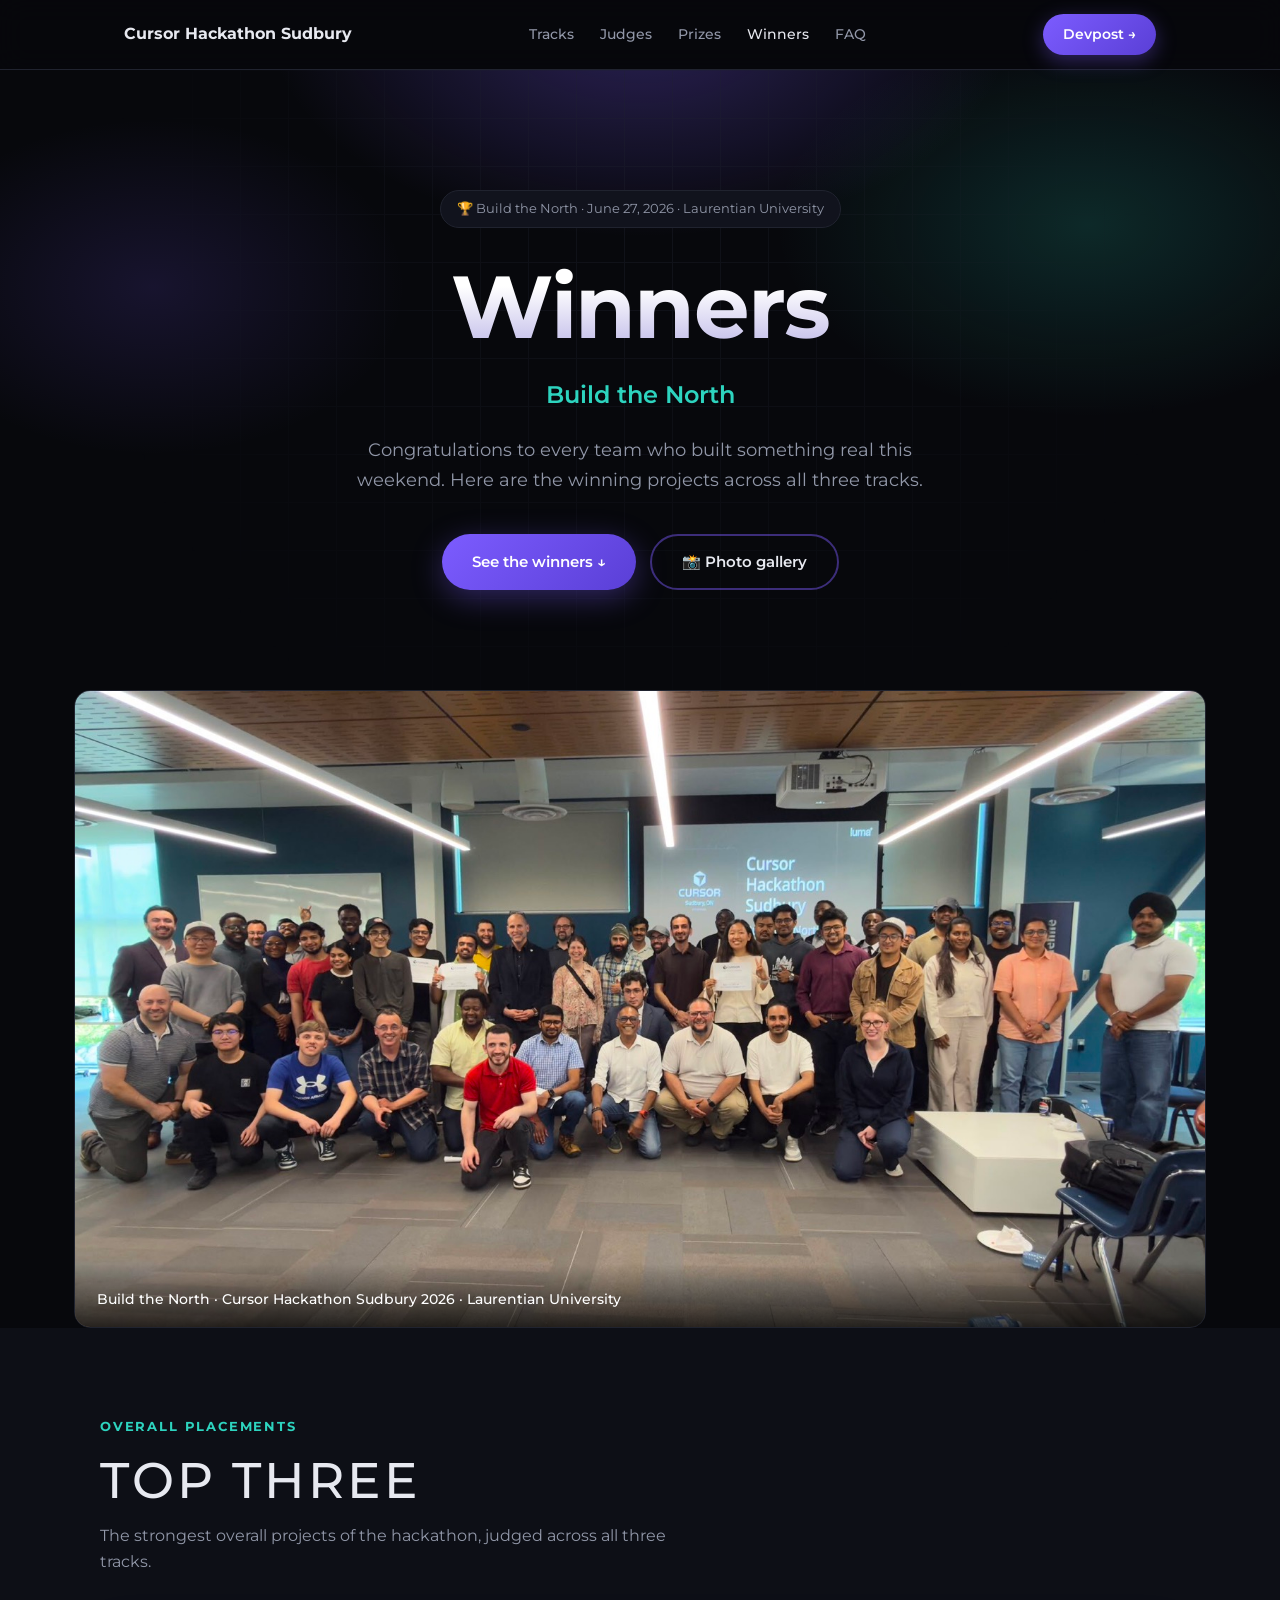
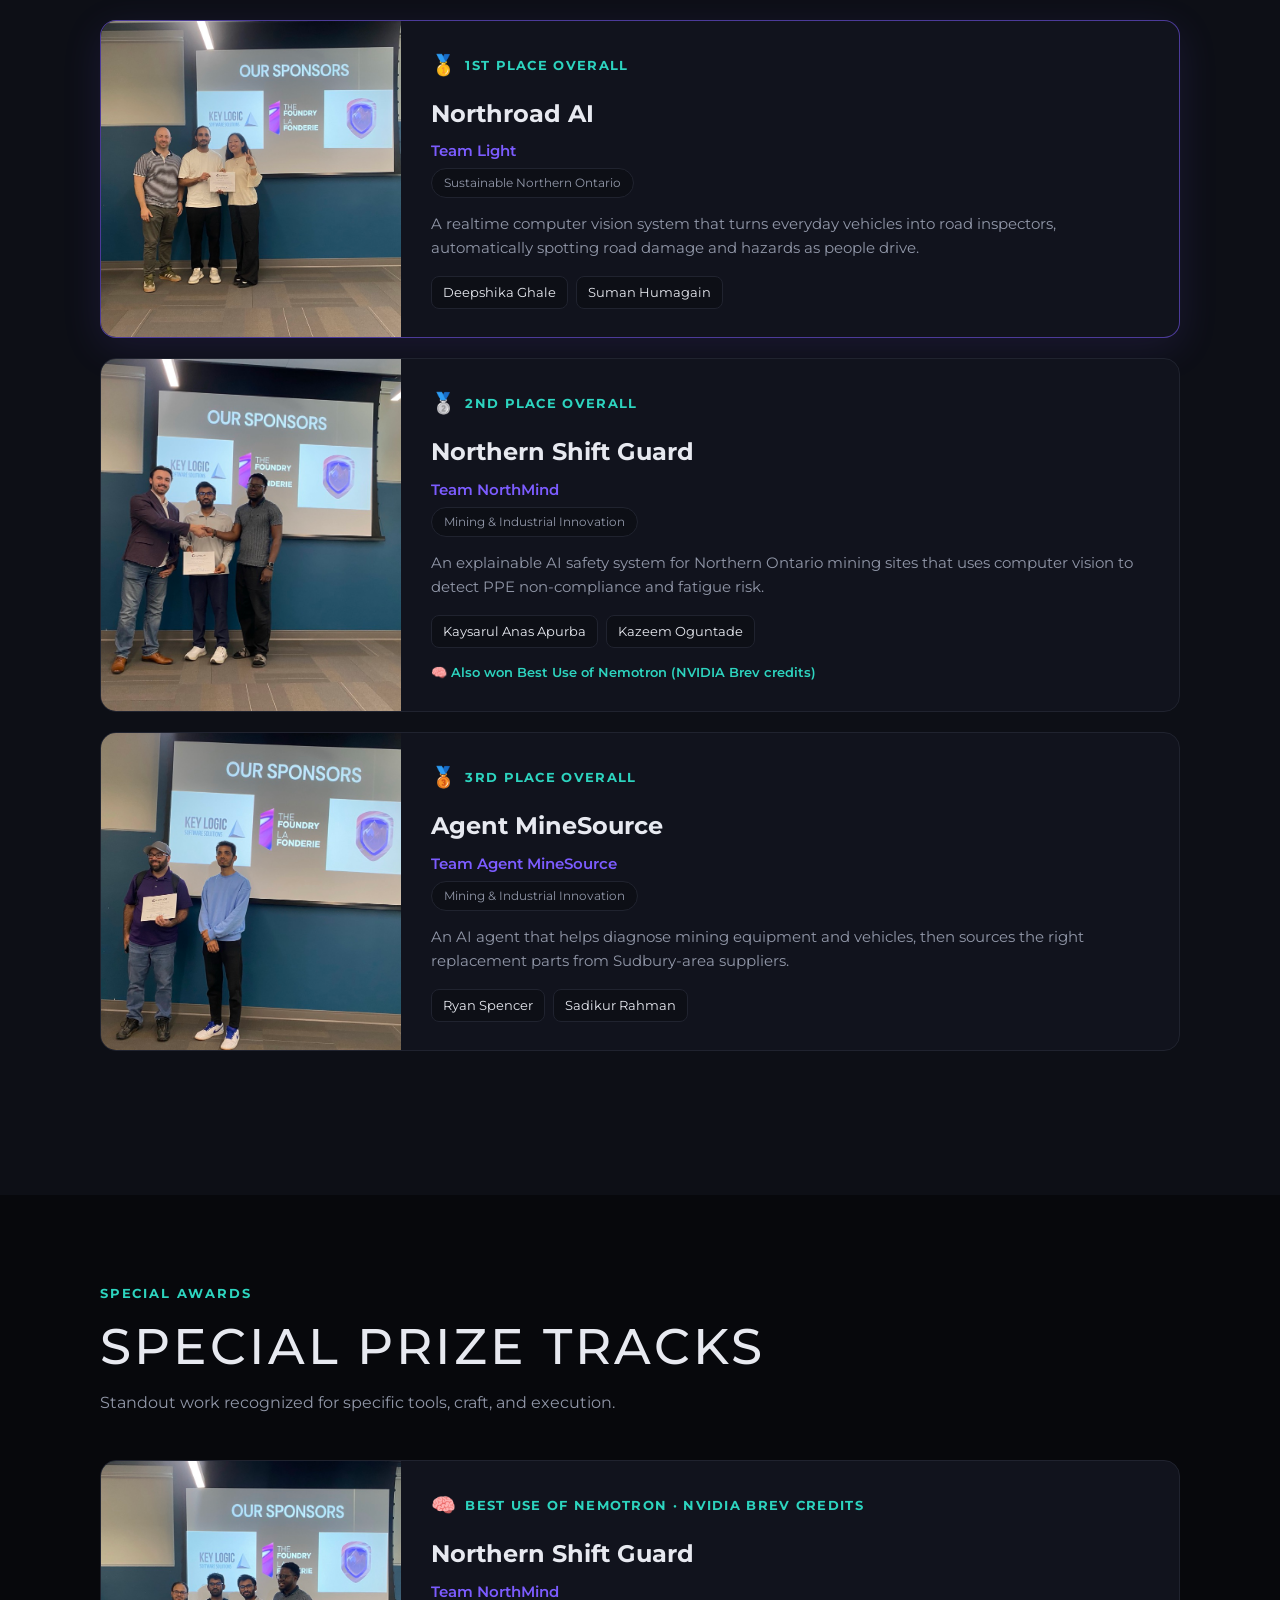
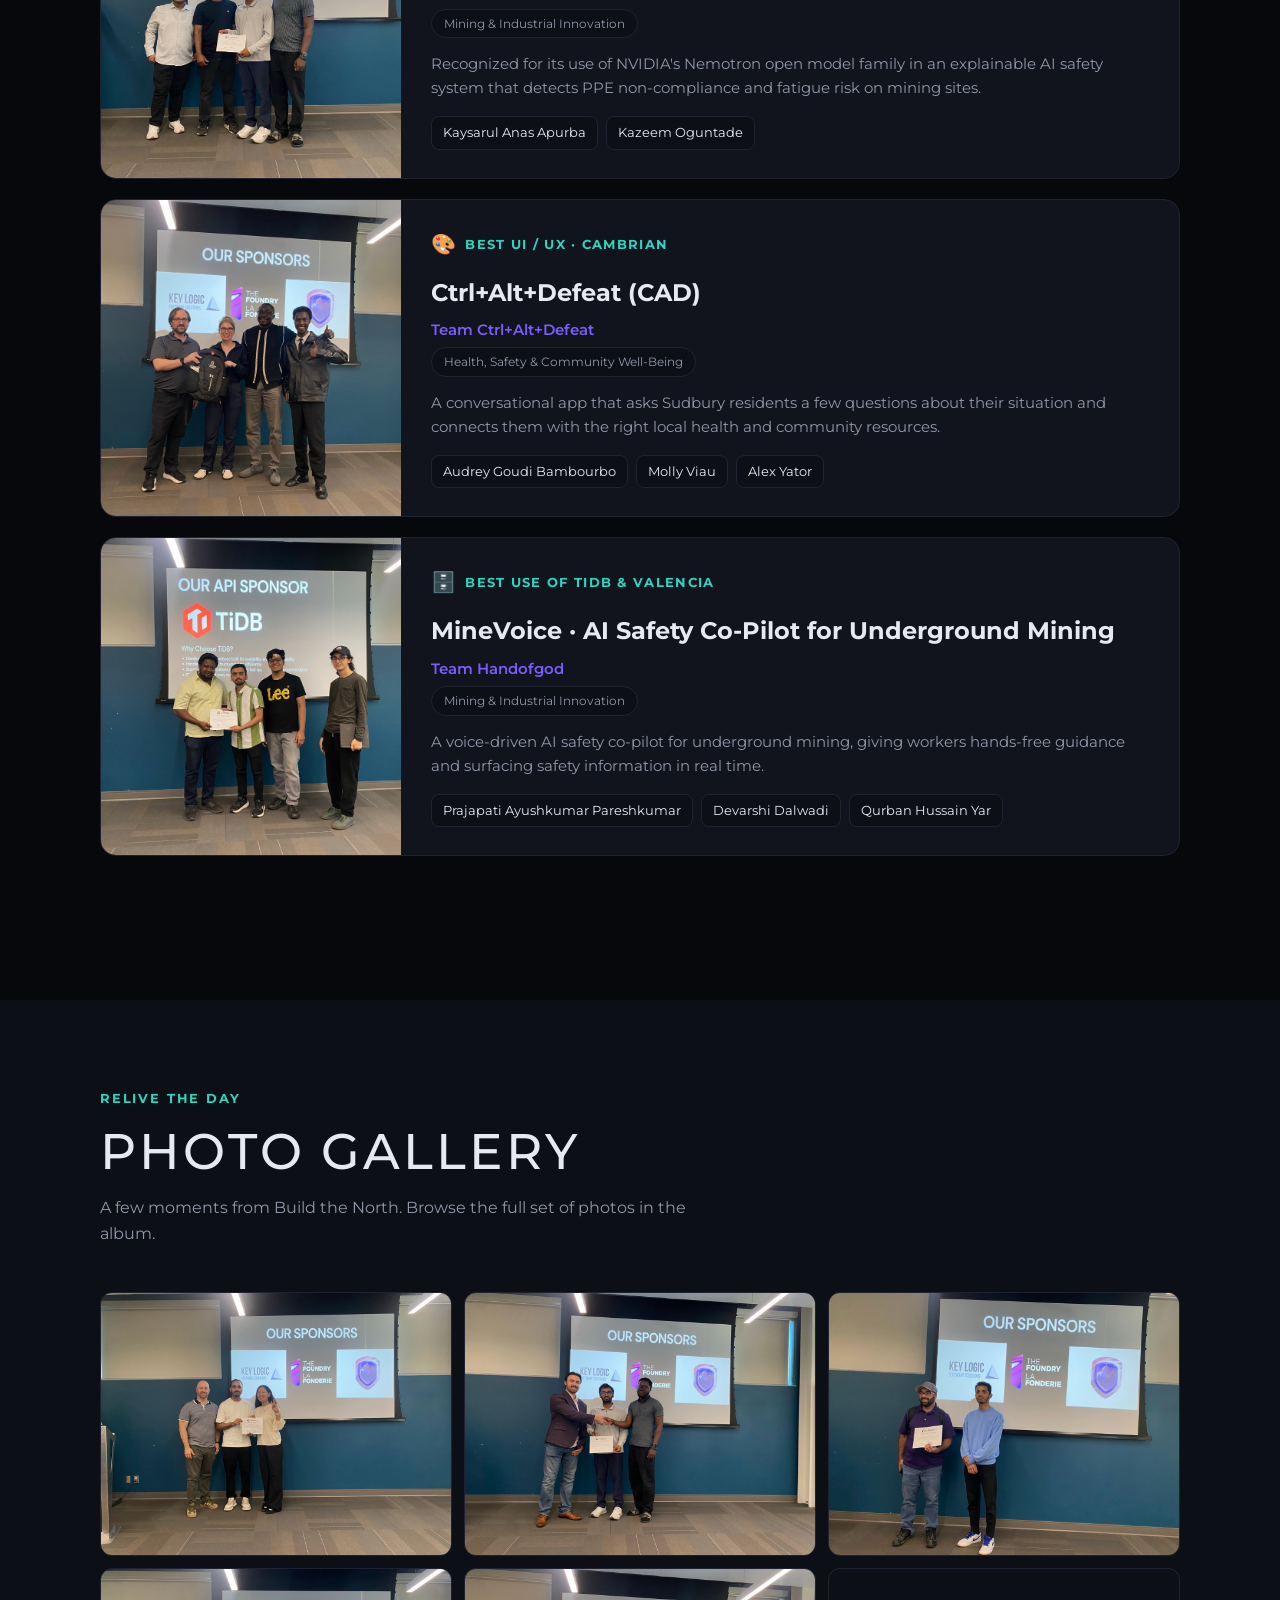
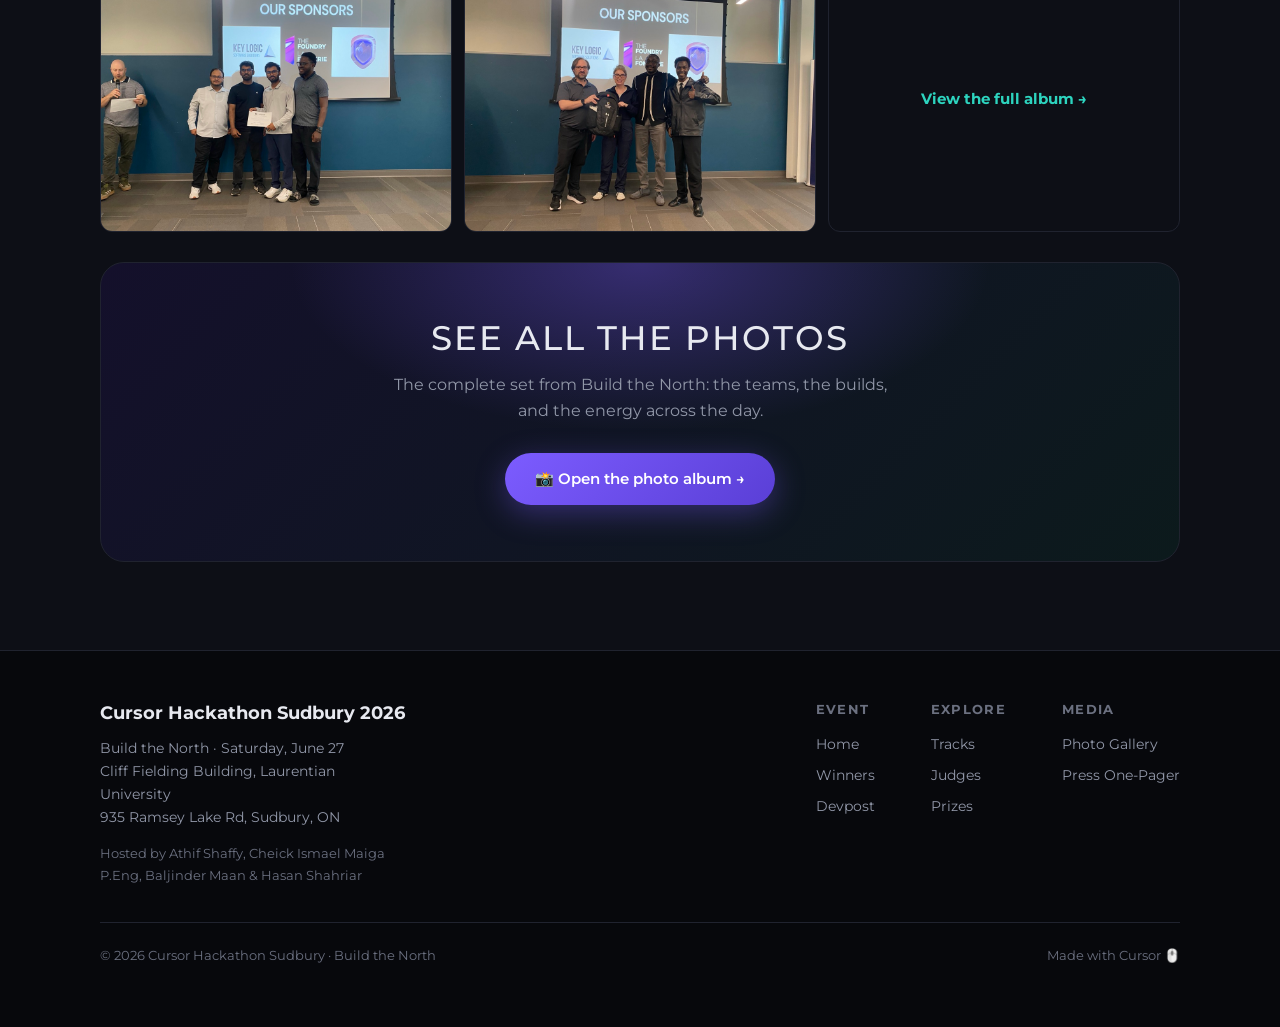
<file: winners/index.html>
<!DOCTYPE html>
<html lang="en">
<head>
<meta charset="UTF-8" />
<meta name="viewport" content="width=device-width, initial-scale=1.0" />
<title>Winners · Cursor Hackathon Sudbury 2026</title>
<meta name="description" content="Winning projects from Cursor Hackathon Sudbury 2026 · Build the North. Overall placements and special award winners across all three tracks." />
<meta property="og:title" content="Winners · Cursor Hackathon Sudbury 2026" />
<meta property="og:description" content="The winning teams of Build the North." />
<meta property="og:type" content="website" />
<link rel="preconnect" href="https://fonts.googleapis.com" />
<link rel="preconnect" href="https://fonts.gstatic.com" crossorigin />
<link href="https://fonts.googleapis.com/css2?family=Montserrat:ital,wght@0,300;0,400;0,500;0,600;0,700;0,800;1,400;1,500&display=swap" rel="stylesheet" />
<link rel="stylesheet" href="../assets/site.css" />
</head>
<body>

<!-- NAV -->
<header class="nav">
  <div class="nav-inner">
    <a href="../" class="brand">Cursor Hackathon Sudbury</a>
    <nav class="nav-links">
      <a href="../#tracks">Tracks</a>
      <a href="../#judges">Judges</a>
      <a href="../#prizes">Prizes</a>
      <a href="../winners/" style="color:var(--text);">Winners</a>
      <a href="../#faq">FAQ</a>
    </nav>
    <a href="https://cursor-hackathon-sudbury.devpost.com" target="_blank" rel="noopener" class="nav-cta">Devpost →</a>
  </div>
</header>

<!-- HERO -->
<section class="hero" id="top">
  <div class="hero-glow"></div>
  <div class="hero-grid"></div>
  <div class="hero-inner">
    <span class="badge">🏆 Build the North · June 27, 2026 · Laurentian University</span>
    <h1>Winners</h1>
    <div class="tagline">Build the North</div>
    <p class="lede">Congratulations to every team who built something real this weekend. Here are the winning projects across all three tracks.</p>
    <div class="hero-actions">
      <a href="#placements" class="btn btn-primary">See the winners ↓</a>
      <a href="#gallery" class="btn btn-ghost">📸 Photo gallery</a>
    </div>
  </div>
</section>

<!-- GROUP PHOTO BANNER -->
<div class="group-banner" style="margin-bottom:-44px;padding-bottom:44px;">
  <figure>
    <img src="../assets/winners/group-photo.jpg" alt="Participants, judges, mentors, and organizers of Cursor Hackathon Sudbury 2026 gathered for a group photo" />
    <figcaption>Build the North · Cursor Hackathon Sudbury 2026 · Laurentian University</figcaption>
  </figure>
</div>

<!-- OVERALL PLACEMENTS -->
<section id="placements" style="background:var(--bg-soft);">
  <div class="wrap">
    <div class="eyebrow">Overall placements</div>
    <h2 class="section-title">Top three</h2>
    <p class="section-sub">The strongest overall projects of the hackathon, judged across all three tracks.</p>

    <div class="winners-list">
      <!-- 1st -->
      <div class="winner first">
        <div class="winner-photo">
          <img src="../assets/winners/northroad-ai.jpg" alt="Team Light receiving the 1st place award for Northroad AI" />
        </div>
        <div class="winner-body">
          <div class="winner-rank"><span class="medal">🥇</span> 1st Place Overall</div>
          <div class="winner-project">Northroad AI</div>
          <div class="winner-team">Team Light</div>
          <span class="winner-track">Sustainable Northern Ontario</span>
          <p class="winner-desc">A realtime computer vision system that turns everyday vehicles into road inspectors, automatically spotting road damage and hazards as people drive.</p>
          <div class="winner-members">
            <span class="m">Deepshika Ghale</span>
            <span class="m">Suman Humagain</span>
          </div>
        </div>
      </div>

      <!-- 2nd -->
      <div class="winner">
        <div class="winner-photo">
          <img src="../assets/winners/northern-shift-guard.jpg" alt="Team NorthMind receiving the 2nd place award for Northern Shift Guard" />
        </div>
        <div class="winner-body">
          <div class="winner-rank"><span class="medal">🥈</span> 2nd Place Overall</div>
          <div class="winner-project">Northern Shift Guard</div>
          <div class="winner-team">Team NorthMind</div>
          <span class="winner-track">Mining &amp; Industrial Innovation</span>
          <p class="winner-desc">An explainable AI safety system for Northern Ontario mining sites that uses computer vision to detect PPE non-compliance and fatigue risk.</p>
          <div class="winner-members">
            <span class="m">Kaysarul Anas Apurba</span>
            <span class="m">Kazeem Oguntade</span>
          </div>
          <div class="winner-award">🧠 Also won Best Use of Nemotron (NVIDIA Brev credits)</div>
        </div>
      </div>

      <!-- 3rd -->
      <div class="winner">
        <div class="winner-photo">
          <img src="../assets/winners/agent-minesource.jpg" alt="Team Agent MineSource receiving the 3rd place award" />
        </div>
        <div class="winner-body">
          <div class="winner-rank"><span class="medal">🥉</span> 3rd Place Overall</div>
          <div class="winner-project">Agent MineSource</div>
          <div class="winner-team">Team Agent MineSource</div>
          <span class="winner-track">Mining &amp; Industrial Innovation</span>
          <p class="winner-desc">An AI agent that helps diagnose mining equipment and vehicles, then sources the right replacement parts from Sudbury-area suppliers.</p>
          <div class="winner-members">
            <span class="m">Ryan Spencer</span>
            <span class="m">Sadikur Rahman</span>
          </div>
        </div>
      </div>
    </div>
  </div>
</section>

<!-- SPECIAL AWARDS -->
<section id="special">
  <div class="wrap">
    <div class="eyebrow">Special awards</div>
    <h2 class="section-title">Special prize tracks</h2>
    <p class="section-sub">Standout work recognized for specific tools, craft, and execution.</p>

    <div class="winners-list">
      <!-- Best Use of Nemotron / NVIDIA -->
      <div class="winner">
        <div class="winner-photo">
          <img src="../assets/winners/northern-shift-guard-nvidia.jpg" alt="Team NorthMind receiving the Best Use of NVIDIA award" />
        </div>
        <div class="winner-body">
          <div class="winner-rank"><span class="medal">🧠</span> Best Use of Nemotron · NVIDIA Brev credits</div>
          <div class="winner-project">Northern Shift Guard</div>
          <div class="winner-team">Team NorthMind</div>
          <span class="winner-track">Mining &amp; Industrial Innovation</span>
          <p class="winner-desc">Recognized for its use of NVIDIA's Nemotron open model family in an explainable AI safety system that detects PPE non-compliance and fatigue risk on mining sites.</p>
          <div class="winner-members">
            <span class="m">Kaysarul Anas Apurba</span>
            <span class="m">Kazeem Oguntade</span>
          </div>
        </div>
      </div>

      <!-- Best UI/UX -->
      <div class="winner">
        <div class="winner-photo">
          <img src="../assets/winners/ctrl-alt-defeat.jpg" alt="Team Ctrl+Alt+Defeat receiving the Best UI/UX award with Cambrian swag" />
        </div>
        <div class="winner-body">
          <div class="winner-rank"><span class="medal">🎨</span> Best UI / UX · Cambrian</div>
          <div class="winner-project">Ctrl+Alt+Defeat (CAD)</div>
          <div class="winner-team">Team Ctrl+Alt+Defeat</div>
          <span class="winner-track">Health, Safety &amp; Community Well-Being</span>
          <p class="winner-desc">A conversational app that asks Sudbury residents a few questions about their situation and connects them with the right local health and community resources.</p>
          <div class="winner-members">
            <span class="m">Audrey Goudi Bambourbo</span>
            <span class="m">Molly Viau</span>
            <span class="m">Alex Yator</span>
          </div>
        </div>
      </div>

      <!-- Best Use of TiDB & Valencia -->
      <div class="winner">
        <div class="winner-photo">
          <img src="../assets/winners/minevoice.jpg" alt="Team Handofgod receiving the Best Use of TiDB and Valencia award for MineVoice" />
        </div>
        <div class="winner-body">
          <div class="winner-rank"><span class="medal">🗄️</span> Best Use of TiDB &amp; Valencia</div>
          <div class="winner-project">MineVoice · AI Safety Co-Pilot for Underground Mining</div>
          <div class="winner-team">Team Handofgod</div>
          <span class="winner-track">Mining &amp; Industrial Innovation</span>
          <p class="winner-desc">A voice-driven AI safety co-pilot for underground mining, giving workers hands-free guidance and surfacing safety information in real time.</p>
          <div class="winner-members">
            <span class="m">Prajapati Ayushkumar Pareshkumar</span>
            <span class="m">Devarshi Dalwadi</span>
            <span class="m">Qurban Hussain Yar</span>
          </div>
        </div>
      </div>
    </div>
  </div>
</section>

<!-- GALLERY -->
<section id="gallery" style="background:var(--bg-soft);">
  <div class="wrap">
    <div class="eyebrow">Relive the day</div>
    <h2 class="section-title">Photo gallery</h2>
    <p class="section-sub">A few moments from Build the North. Browse the full set of photos in the album.</p>
    <div class="photo-grid">
      <a href="https://photos.app.goo.gl/xAYGwjevG2s7LgX59" target="_blank" rel="noopener"><img src="../assets/winners/northroad-ai.jpg" alt="1st place winners on stage" /></a>
      <a href="https://photos.app.goo.gl/xAYGwjevG2s7LgX59" target="_blank" rel="noopener"><img src="../assets/winners/northern-shift-guard.jpg" alt="2nd place winners on stage" /></a>
      <a href="https://photos.app.goo.gl/xAYGwjevG2s7LgX59" target="_blank" rel="noopener"><img src="../assets/winners/agent-minesource.jpg" alt="3rd place winners on stage" /></a>
      <a href="https://photos.app.goo.gl/xAYGwjevG2s7LgX59" target="_blank" rel="noopener"><img src="../assets/winners/northern-shift-guard-nvidia.jpg" alt="Best Use of NVIDIA winners on stage" /></a>
      <a href="https://photos.app.goo.gl/xAYGwjevG2s7LgX59" target="_blank" rel="noopener"><img src="../assets/winners/ctrl-alt-defeat.jpg" alt="Best UI/UX winners on stage" /></a>
      <a href="https://photos.app.goo.gl/xAYGwjevG2s7LgX59" target="_blank" rel="noopener" class="more">View the full album →</a>
    </div>
    <div class="gallery-cta">
      <h2 class="section-title" style="margin-bottom:14px;font-size:clamp(24px,3vw,34px);">See all the photos</h2>
      <p style="color:var(--muted);max-width:520px;margin:0 auto 28px;">The complete set from Build the North: the teams, the builds, and the energy across the day.</p>
      <a href="https://photos.app.goo.gl/xAYGwjevG2s7LgX59" target="_blank" rel="noopener" class="btn btn-primary">📸 Open the photo album →</a>
    </div>
  </div>
</section>

<!-- FOOTER -->
<footer>
  <div class="foot-inner">
    <div>
      <div class="foot-brand">Cursor Hackathon Sudbury 2026</div>
      <div style="color:var(--muted);font-size:14px;max-width:300px;">Build the North · Saturday, June 27<br>Cliff Fielding Building, Laurentian University<br>935 Ramsey Lake Rd, Sudbury, ON</div>
      <div style="color:var(--faint);font-size:13px;margin-top:14px;max-width:300px;">Hosted by Athif Shaffy, Cheick Ismael Maiga P.Eng, Baljinder Maan &amp; Hasan Shahriar</div>
    </div>
    <div class="foot-cols">
      <div class="foot-col">
        <h5>Event</h5>
        <a href="../">Home</a>
        <a href="../winners/">Winners</a>
        <a href="https://cursor-hackathon-sudbury.devpost.com" target="_blank" rel="noopener">Devpost</a>
      </div>
      <div class="foot-col">
        <h5>Explore</h5>
        <a href="../#tracks">Tracks</a>
        <a href="../#judges">Judges</a>
        <a href="../#prizes">Prizes</a>
      </div>
      <div class="foot-col">
        <h5>Media</h5>
        <a href="https://photos.app.goo.gl/xAYGwjevG2s7LgX59" target="_blank" rel="noopener">Photo Gallery</a>
        <a href="../press/">Press One-Pager</a>
      </div>
    </div>
  </div>
  <div class="foot-bottom">
    <span>© 2026 Cursor Hackathon Sudbury · Build the North</span>
    <span>Made with Cursor 🖱️</span>
  </div>
</footer>

</body>
</html>
</file>
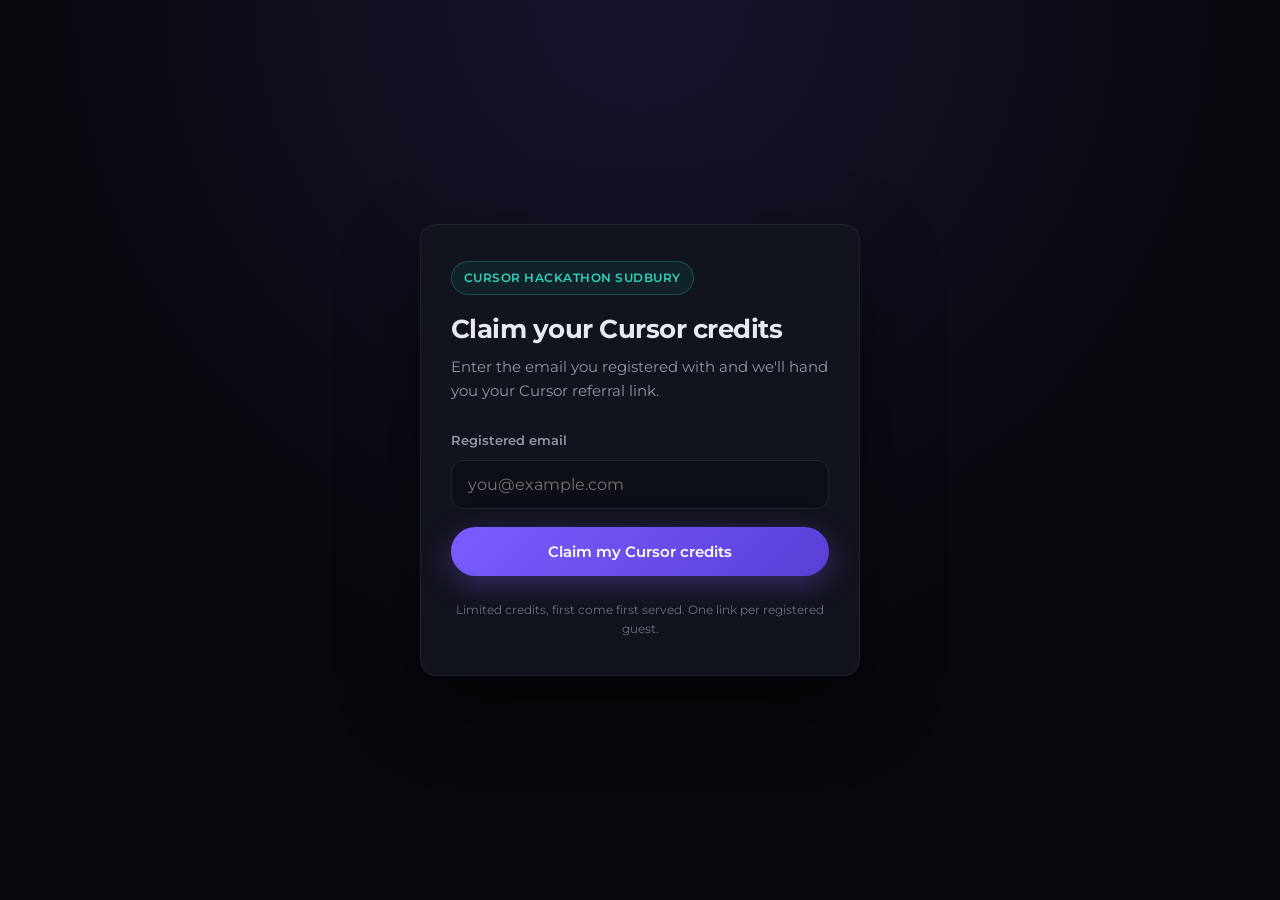
<file: claim/public/index.html>
<!DOCTYPE html>
<html lang="en">
<head>
  <meta charset="UTF-8" />
  <meta name="viewport" content="width=device-width, initial-scale=1.0" />
  <meta name="robots" content="noindex" />
  <title>Claim your Cursor credits &middot; Cursor Hackathon Sudbury</title>
  <link rel="preconnect" href="https://fonts.googleapis.com" />
  <link rel="preconnect" href="https://fonts.gstatic.com" crossorigin />
  <link href="https://fonts.googleapis.com/css2?family=Montserrat:ital,wght@0,300;0,400;0,500;0,600;0,700;0,800;1,400;1,500&display=swap" rel="stylesheet" />
  <style>
    :root {
      --bg: #07080c;
      --bg-soft: #0d0f16;
      --card: #11131d;
      --border: #20232f;
      --text: #e7e9f0;
      --muted: #9197a8;
      --faint: #6b7080;
      --accent: #7c5cff;
      --accent-2: #2dd4bf;
      --danger: #ff6b6b;
      --accent-glow: rgba(124, 92, 255, 0.35);
      --radius: 16px;
    }
    * { box-sizing: border-box; margin: 0; padding: 0; }
    html { scroll-behavior: smooth; }
    body {
      font-family: 'Montserrat', system-ui, -apple-system, sans-serif;
      background: var(--bg);
      color: var(--text);
      line-height: 1.65;
      -webkit-font-smoothing: antialiased;
      min-height: 100vh;
      display: flex;
      align-items: center;
      justify-content: center;
      padding: 24px;
      background-image: radial-gradient(circle at 50% 0%, rgba(124, 92, 255, 0.14), transparent 60%);
    }
    h1, h2, h3 { font-family: 'Montserrat', sans-serif; line-height: 1.15; letter-spacing: -0.02em; }
    ::selection { background: var(--accent-glow); }

    .card {
      width: 100%;
      max-width: 440px;
      background: var(--card);
      border: 1px solid var(--border);
      border-radius: var(--radius);
      padding: 36px 30px;
      box-shadow: 0 30px 80px rgba(0, 0, 0, 0.45);
    }
    .badge {
      display: inline-flex;
      align-items: center;
      gap: 8px;
      font-size: 12px;
      font-weight: 600;
      letter-spacing: 0.04em;
      text-transform: uppercase;
      color: var(--accent-2);
      background: rgba(45, 212, 191, 0.08);
      border: 1px solid rgba(45, 212, 191, 0.25);
      padding: 6px 12px;
      border-radius: 999px;
      margin-bottom: 20px;
    }
    h1 { font-size: 26px; font-weight: 700; margin-bottom: 10px; }
    .sub { color: var(--muted); font-size: 15px; margin-bottom: 26px; }

    label { display: block; font-size: 13px; font-weight: 600; color: var(--muted); margin-bottom: 8px; }
    input[type="email"] {
      width: 100%;
      padding: 14px 16px;
      font-family: inherit;
      font-size: 16px;
      color: var(--text);
      background: var(--bg-soft);
      border: 1px solid var(--border);
      border-radius: 12px;
      outline: none;
      transition: border-color .2s, box-shadow .2s;
    }
    input[type="email"]:focus { border-color: var(--accent); box-shadow: 0 0 0 3px var(--accent-glow); }

    .btn {
      width: 100%;
      margin-top: 18px;
      padding: 15px 30px;
      border: none;
      border-radius: 999px;
      font-family: inherit;
      font-weight: 600;
      font-size: 15px;
      cursor: pointer;
      transition: transform .15s, box-shadow .2s, background .2s, opacity .2s;
      display: inline-flex;
      align-items: center;
      justify-content: center;
      gap: 9px;
    }
    .btn-primary { background: linear-gradient(135deg, var(--accent), #5a3fd6); color: #fff; box-shadow: 0 8px 30px var(--accent-glow); }
    .btn-primary:hover:not(:disabled) { transform: translateY(-2px); box-shadow: 0 14px 40px var(--accent-glow); }
    .btn:disabled { opacity: 0.6; cursor: not-allowed; }

    .spinner {
      width: 16px; height: 16px;
      border: 2px solid rgba(255, 255, 255, 0.4);
      border-top-color: #fff;
      border-radius: 50%;
      animation: spin 0.7s linear infinite;
    }
    @keyframes spin { to { transform: rotate(360deg); } }

    .msg { margin-top: 16px; font-size: 14px; border-radius: 12px; padding: 12px 14px; display: none; }
    .msg.error { display: block; color: var(--danger); background: rgba(255, 107, 107, 0.08); border: 1px solid rgba(255, 107, 107, 0.25); }
    .msg.warn { display: block; color: #f0c674; background: rgba(240, 198, 116, 0.08); border: 1px solid rgba(240, 198, 116, 0.25); }

    /* Success screen */
    .success { display: none; text-align: center; }
    .success.show { display: block; }
    .check {
      width: 64px; height: 64px; margin: 0 auto 18px;
      border-radius: 50%;
      background: rgba(45, 212, 191, 0.12);
      border: 1px solid rgba(45, 212, 191, 0.4);
      display: flex; align-items: center; justify-content: center;
      font-size: 30px; color: var(--accent-2);
    }
    .success .note { color: var(--muted); font-size: 14px; margin: 6px 0 22px; }
    .foot { margin-top: 24px; font-size: 12px; color: var(--faint); text-align: center; }
    .form-wrap.hide { display: none; }
  </style>
</head>
<body>
  <main class="card">
    <div class="form-wrap" id="formWrap">
      <span class="badge">Cursor Hackathon Sudbury</span>
      <h1>Claim your Cursor credits</h1>
      <p class="sub">Enter the email you registered with and we'll hand you your Cursor referral link.</p>

      <form id="claimForm" novalidate>
        <label for="email">Registered email</label>
        <input type="email" id="email" name="email" placeholder="you@example.com" autocomplete="email" autocapitalize="none" spellcheck="false" required />
        <button type="submit" class="btn btn-primary" id="submitBtn">Claim my Cursor credits</button>
      </form>

      <div class="msg" id="msg"></div>
      <p class="foot">Limited credits, first come first served. One link per registered guest.</p>
    </div>

    <div class="success" id="success">
      <div class="check">&#10003;</div>
      <h1 id="successTitle">You're all set!</h1>
      <p class="note" id="successNote">Taking you to Cursor&hellip;</p>
      <a class="btn btn-primary" id="openBtn" href="#" rel="noopener">Open Cursor</a>
      <p class="foot">If you aren't redirected automatically, tap the button above.</p>
    </div>
  </main>

  <script>
    const form = document.getElementById('claimForm');
    const emailInput = document.getElementById('email');
    const submitBtn = document.getElementById('submitBtn');
    const msg = document.getElementById('msg');
    const formWrap = document.getElementById('formWrap');
    const success = document.getElementById('success');
    const successTitle = document.getElementById('successTitle');
    const successNote = document.getElementById('successNote');
    const openBtn = document.getElementById('openBtn');

    const EMAIL_RE = /^[^\s@]+@[^\s@]+\.[^\s@]+$/;

    function showMsg(text, kind) {
      msg.textContent = text;
      msg.className = 'msg ' + kind;
    }
    function clearMsg() { msg.className = 'msg'; msg.textContent = ''; }

    function setLoading(on) {
      submitBtn.disabled = on;
      submitBtn.innerHTML = on
        ? '<span class="spinner"></span> Claiming&hellip;'
        : 'Claim my Cursor credits';
    }

    function showSuccess(url, alreadyClaimed) {
      formWrap.classList.add('hide');
      success.classList.add('show');
      openBtn.href = url;
      if (alreadyClaimed) {
        successTitle.textContent = 'Here is your link';
        successNote.textContent = "You've already claimed. Opening Cursor with your link…";
      }
      setTimeout(() => { window.location.href = url; }, 1500);
    }

    form.addEventListener('submit', async (e) => {
      e.preventDefault();
      clearMsg();
      const email = emailInput.value.trim().toLowerCase();
      if (!EMAIL_RE.test(email)) {
        showMsg('Please enter a valid email address.', 'error');
        return;
      }
      setLoading(true);
      try {
        const res = await fetch('/api/claim', {
          method: 'POST',
          headers: { 'Content-Type': 'application/json' },
          body: JSON.stringify({ email }),
        });
        const data = await res.json();

        if (data.status === 'assigned') {
          showSuccess(data.url, false);
        } else if (data.status === 'already_claimed') {
          showSuccess(data.url, true);
        } else if (data.status === 'out_of_credits') {
          showMsg('All Cursor credits have been claimed. Please see an organizer.', 'warn');
        } else if (data.error === 'not_registered') {
          showMsg("We couldn't find your email in the guest list. Please use your registration email or see an organizer.", 'error');
        } else if (data.error === 'invalid_email') {
          showMsg('Please enter a valid email address.', 'error');
        } else {
          showMsg('Something went wrong. Please try again.', 'error');
        }
      } catch (err) {
        showMsg('Network error. Check your connection and try again.', 'error');
      } finally {
        setLoading(false);
      }
    });
  </script>
</body>
</html>
</file>
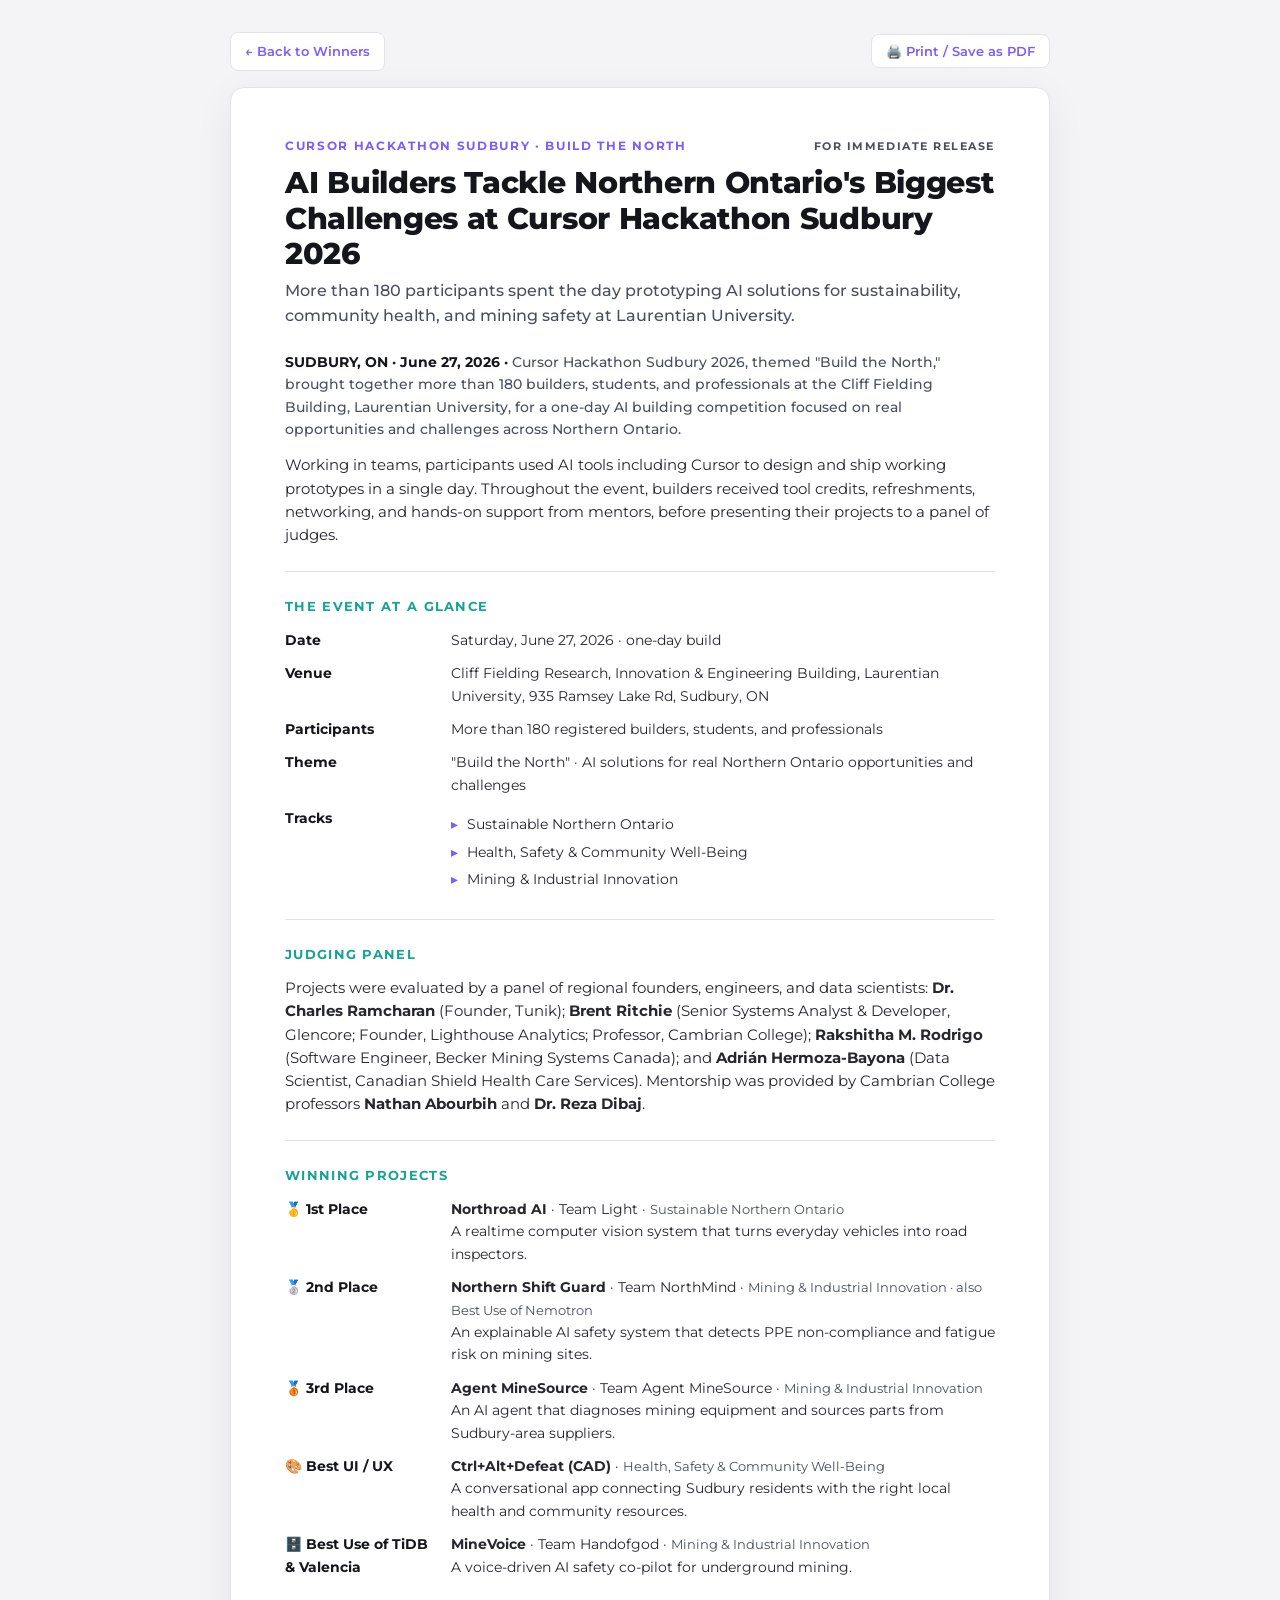
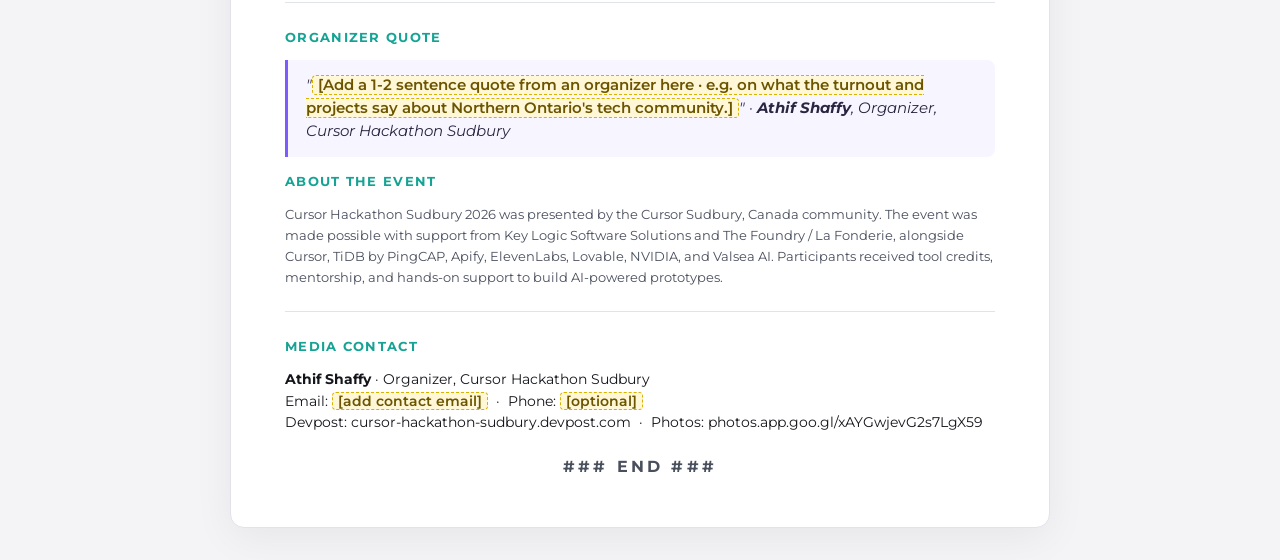
<file: press.html>
<!DOCTYPE html>
<html lang="en">
<head>
<meta charset="UTF-8" />
<meta name="viewport" content="width=device-width, initial-scale=1.0" />
<title>Press One-Pager · Cursor Hackathon Sudbury 2026</title>
<meta name="description" content="Press release: Cursor Hackathon Sudbury 2026 · Build the North. Winners and event summary." />
<link rel="preconnect" href="https://fonts.googleapis.com" />
<link rel="preconnect" href="https://fonts.gstatic.com" crossorigin />
<link href="https://fonts.googleapis.com/css2?family=Montserrat:ital,wght@0,300;0,400;0,500;0,600;0,700;0,800;1,400;1,500&display=swap" rel="stylesheet" />
<style>
  :root { --accent: #7c5cff; --accent-2: #16a394; --ink: #15161c; --muted: #4a4f5e; --line: #e2e3ea; }
  * { box-sizing: border-box; margin: 0; padding: 0; }
  body { font-family: 'Montserrat', system-ui, sans-serif; background: #f4f4f7; color: var(--ink); line-height: 1.6; padding: 32px 16px; -webkit-font-smoothing: antialiased; }
  .sheet { max-width: 820px; margin: 0 auto; background: #fff; border: 1px solid var(--line); border-radius: 14px; padding: 48px 54px; box-shadow: 0 10px 40px rgba(0,0,0,0.06); }
  .toolbar { max-width: 820px; margin: 0 auto 16px; display: flex; justify-content: space-between; align-items: center; gap: 12px; }
  .toolbar a, .toolbar button { font-family: 'Montserrat'; font-size: 13px; font-weight: 600; color: var(--accent); background: #fff; border: 1px solid var(--line); border-radius: 8px; padding: 8px 14px; cursor: pointer; text-decoration: none; }
  .kicker { font-size: 12px; font-weight: 700; letter-spacing: 0.14em; text-transform: uppercase; color: var(--accent); }
  .release-tag { font-size: 11px; font-weight: 700; letter-spacing: 0.14em; text-transform: uppercase; color: var(--muted); }
  h1 { font-size: 30px; font-weight: 800; line-height: 1.18; letter-spacing: -0.01em; margin: 10px 0 6px; }
  .subhead { font-size: 16px; font-weight: 500; color: var(--muted); margin-bottom: 22px; }
  .dateline { font-size: 14px; font-weight: 700; margin-bottom: 14px; }
  .dateline span { font-weight: 500; color: var(--muted); }
  p.body { font-size: 14.5px; margin-bottom: 14px; color: #25262e; }
  hr { border: 0; border-top: 1px solid var(--line); margin: 24px 0; }
  h2 { font-size: 13px; font-weight: 700; text-transform: uppercase; letter-spacing: 0.1em; color: var(--accent-2); margin-bottom: 12px; }
  .winrow { display: grid; grid-template-columns: 150px 1fr; gap: 8px 16px; font-size: 14px; margin-bottom: 11px; }
  .winrow .place { font-weight: 700; color: var(--ink); }
  .winrow .proj { color: #25262e; }
  .winrow .proj b { font-weight: 700; }
  .winrow .proj .meta { color: var(--muted); font-size: 13px; }
  .quote { border-left: 3px solid var(--accent); background: #f7f5ff; padding: 14px 18px; border-radius: 0 8px 8px 0; font-size: 14.5px; font-style: italic; color: #2a2540; margin: 4px 0 14px; }
  .fill { background: #fff7d6; border: 1px dashed #d9b200; border-radius: 4px; padding: 0 5px; font-style: normal; color: #6b5500; font-weight: 600; }
  .boiler { font-size: 13px; color: var(--muted); }
  .contact { font-size: 13.5px; }
  .contact b { color: var(--ink); }
  .end { text-align: center; font-weight: 700; letter-spacing: 0.2em; color: var(--muted); margin-top: 20px; }
  ul.tracks { list-style: none; font-size: 14px; margin: 6px 0 0; }
  ul.tracks li { margin-bottom: 5px; padding-left: 16px; position: relative; }
  ul.tracks li::before { content: '▸'; position: absolute; left: 0; color: var(--accent); }
  @media print {
    body { background: #fff; padding: 0; }
    .toolbar { display: none; }
    .sheet { border: 0; box-shadow: none; border-radius: 0; padding: 24px 8px; max-width: 100%; }
    @page { margin: 14mm; }
  }
</style>
</head>
<body>

<div class="toolbar">
  <a href="winners.html">← Back to Winners</a>
  <button onclick="window.print()">🖨️ Print / Save as PDF</button>
</div>

<div class="sheet">
  <div style="display:flex;justify-content:space-between;align-items:baseline;">
    <span class="kicker">Cursor Hackathon Sudbury · Build the North</span>
    <span class="release-tag">For Immediate Release</span>
  </div>

  <h1>AI Builders Tackle Northern Ontario's Biggest Challenges at Cursor Hackathon Sudbury 2026</h1>
  <p class="subhead">More than 180 participants spent the day prototyping AI solutions for sustainability, community health, and mining safety at Laurentian University.</p>

  <p class="dateline">SUDBURY, ON · June 27, 2026 · <span>Cursor Hackathon Sudbury 2026, themed "Build the North," brought together more than 180 builders, students, and professionals at the Cliff Fielding Building, Laurentian University, for a one-day AI building competition focused on real opportunities and challenges across Northern Ontario.</span></p>

  <p class="body">Working in teams, participants used AI tools including Cursor to design and ship working prototypes in a single day. Throughout the event, builders received tool credits, refreshments, networking, and hands-on support from mentors, before presenting their projects to a panel of judges.</p>

  <hr />

  <h2>The Event at a Glance</h2>
  <div class="winrow"><span class="place">Date</span><span class="proj">Saturday, June 27, 2026 · one-day build</span></div>
  <div class="winrow"><span class="place">Venue</span><span class="proj">Cliff Fielding Research, Innovation &amp; Engineering Building, Laurentian University, 935 Ramsey Lake Rd, Sudbury, ON</span></div>
  <div class="winrow"><span class="place">Participants</span><span class="proj">More than 180 registered builders, students, and professionals</span></div>
  <div class="winrow"><span class="place">Theme</span><span class="proj">"Build the North" · AI solutions for real Northern Ontario opportunities and challenges</span></div>
  <div class="winrow"><span class="place">Tracks</span><span class="proj"><ul class="tracks"><li>Sustainable Northern Ontario</li><li>Health, Safety &amp; Community Well-Being</li><li>Mining &amp; Industrial Innovation</li></ul></span></div>

  <hr />

  <h2>Judging Panel</h2>
  <p class="body">Projects were evaluated by a panel of regional founders, engineers, and data scientists: <b>Dr. Charles Ramcharan</b> (Founder, Tunik); <b>Brent Ritchie</b> (Senior Systems Analyst &amp; Developer, Glencore; Founder, Lighthouse Analytics; Professor, Cambrian College); <b>Rakshitha M. Rodrigo</b> (Software Engineer, Becker Mining Systems Canada); and <b>Adrián Hermoza-Bayona</b> (Data Scientist, Canadian Shield Health Care Services). Mentorship was provided by Cambrian College professors <b>Nathan Abourbih</b> and <b>Dr. Reza Dibaj</b>.</p>

  <hr />

  <h2>Winning Projects</h2>
  <div class="winrow"><span class="place">🥇 1st Place</span><span class="proj"><b>Northroad AI</b> · Team Light · <span class="meta">Sustainable Northern Ontario</span><br>A realtime computer vision system that turns everyday vehicles into road inspectors.</span></div>
  <div class="winrow"><span class="place">🥈 2nd Place</span><span class="proj"><b>Northern Shift Guard</b> · Team NorthMind · <span class="meta">Mining &amp; Industrial Innovation · also Best Use of Nemotron</span><br>An explainable AI safety system that detects PPE non-compliance and fatigue risk on mining sites.</span></div>
  <div class="winrow"><span class="place">🥉 3rd Place</span><span class="proj"><b>Agent MineSource</b> · Team Agent MineSource · <span class="meta">Mining &amp; Industrial Innovation</span><br>An AI agent that diagnoses mining equipment and sources parts from Sudbury-area suppliers.</span></div>
  <div class="winrow"><span class="place">🎨 Best UI / UX</span><span class="proj"><b>Ctrl+Alt+Defeat (CAD)</b> · <span class="meta">Health, Safety &amp; Community Well-Being</span><br>A conversational app connecting Sudbury residents with the right local health and community resources.</span></div>
  <div class="winrow"><span class="place">🗄️ Best Use of TiDB &amp; Valencia</span><span class="proj"><b>MineVoice</b> · Team Handofgod · <span class="meta">Mining &amp; Industrial Innovation</span><br>A voice-driven AI safety co-pilot for underground mining.</span></div>

  <hr />

  <h2>Organizer Quote</h2>
  <div class="quote">"<span class="fill">[Add a 1-2 sentence quote from an organizer here · e.g. on what the turnout and projects say about Northern Ontario's tech community.]</span>" · <b>Athif Shaffy</b>, Organizer, Cursor Hackathon Sudbury</div>

  <h2>About the Event</h2>
  <p class="boiler">Cursor Hackathon Sudbury 2026 was presented by the Cursor Sudbury, Canada community. The event was made possible with support from Key Logic Software Solutions and The Foundry / La Fonderie, alongside Cursor, TiDB by PingCAP, Apify, ElevenLabs, Lovable, NVIDIA, and Valsea AI. Participants received tool credits, mentorship, and hands-on support to build AI-powered prototypes.</p>

  <hr />

  <h2>Media Contact</h2>
  <p class="contact"><b>Athif Shaffy</b> · Organizer, Cursor Hackathon Sudbury<br>
  Email: <span class="fill">[add contact email]</span> &nbsp;·&nbsp; Phone: <span class="fill">[optional]</span><br>
  Devpost: cursor-hackathon-sudbury.devpost.com &nbsp;·&nbsp; Photos: photos.app.goo.gl/xAYGwjevG2s7LgX59</p>

  <div class="end">### END ###</div>
</div>

</body>
</html>
</file>
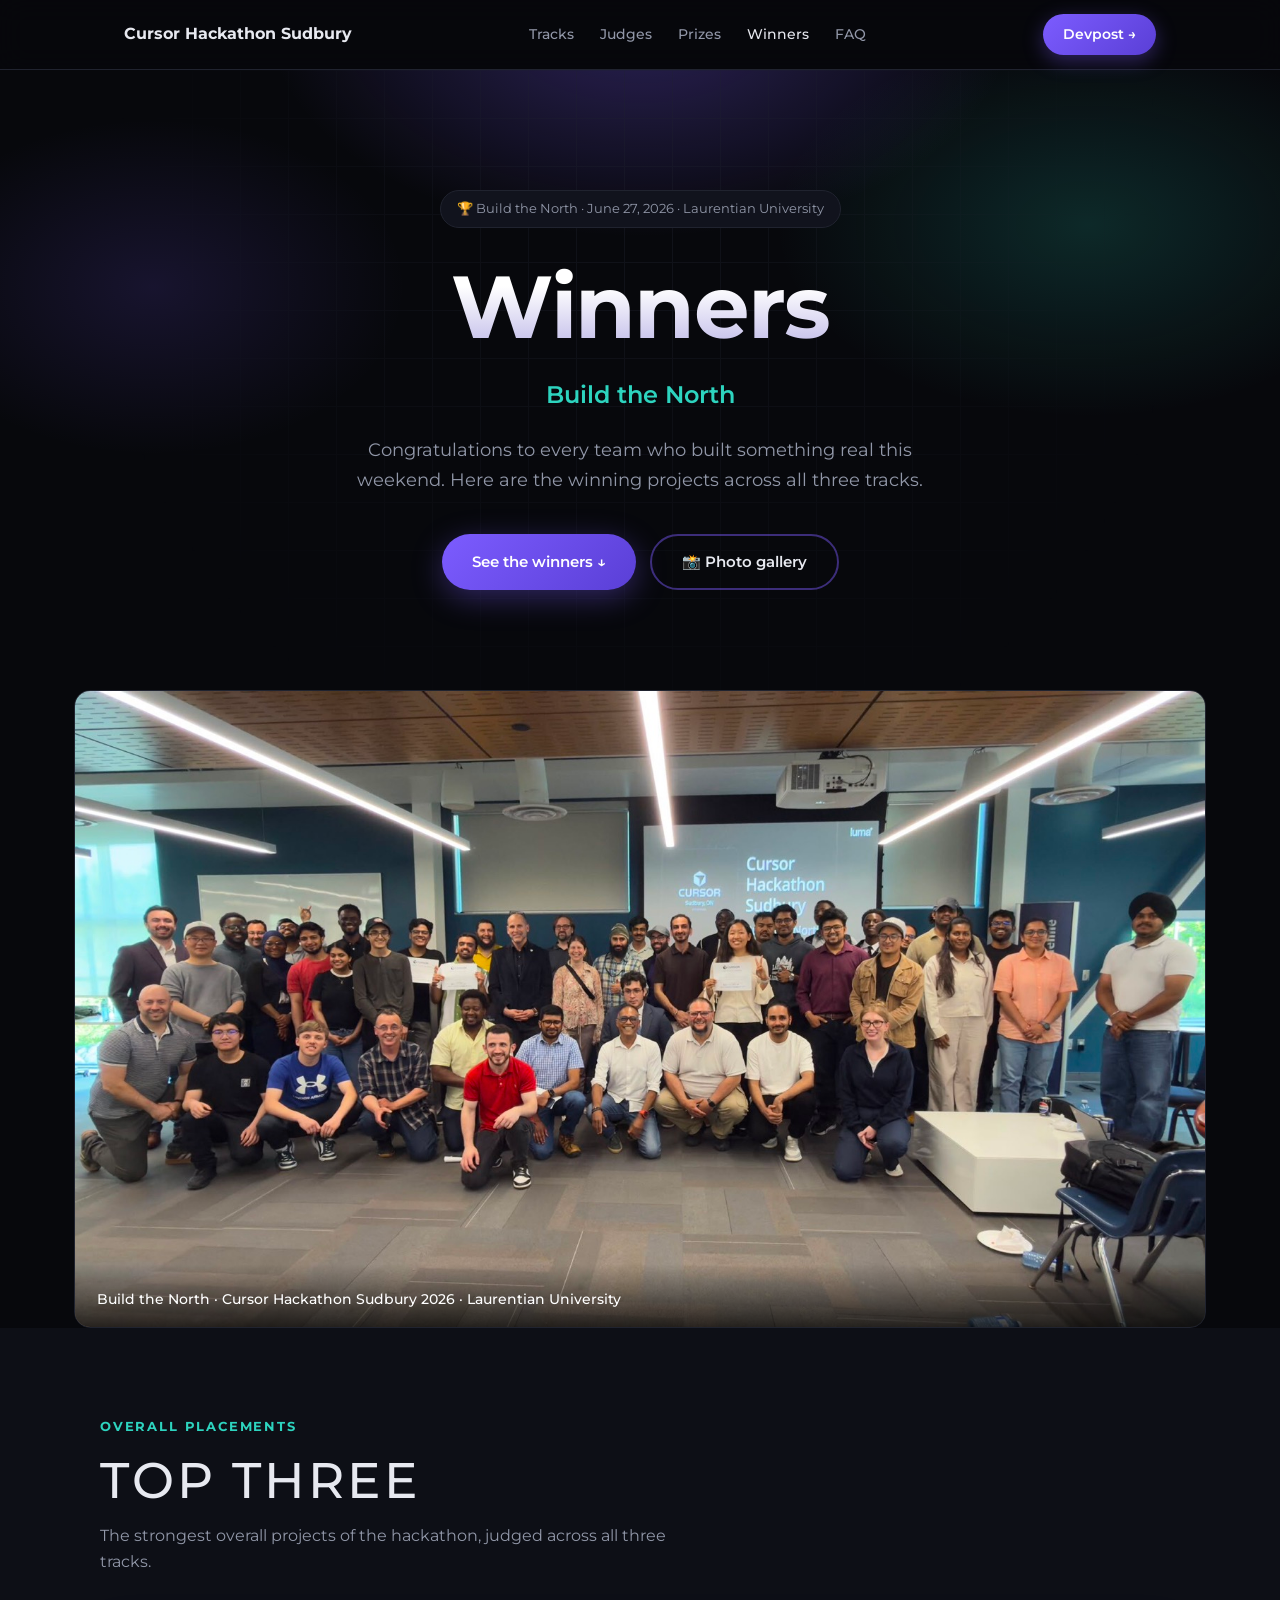
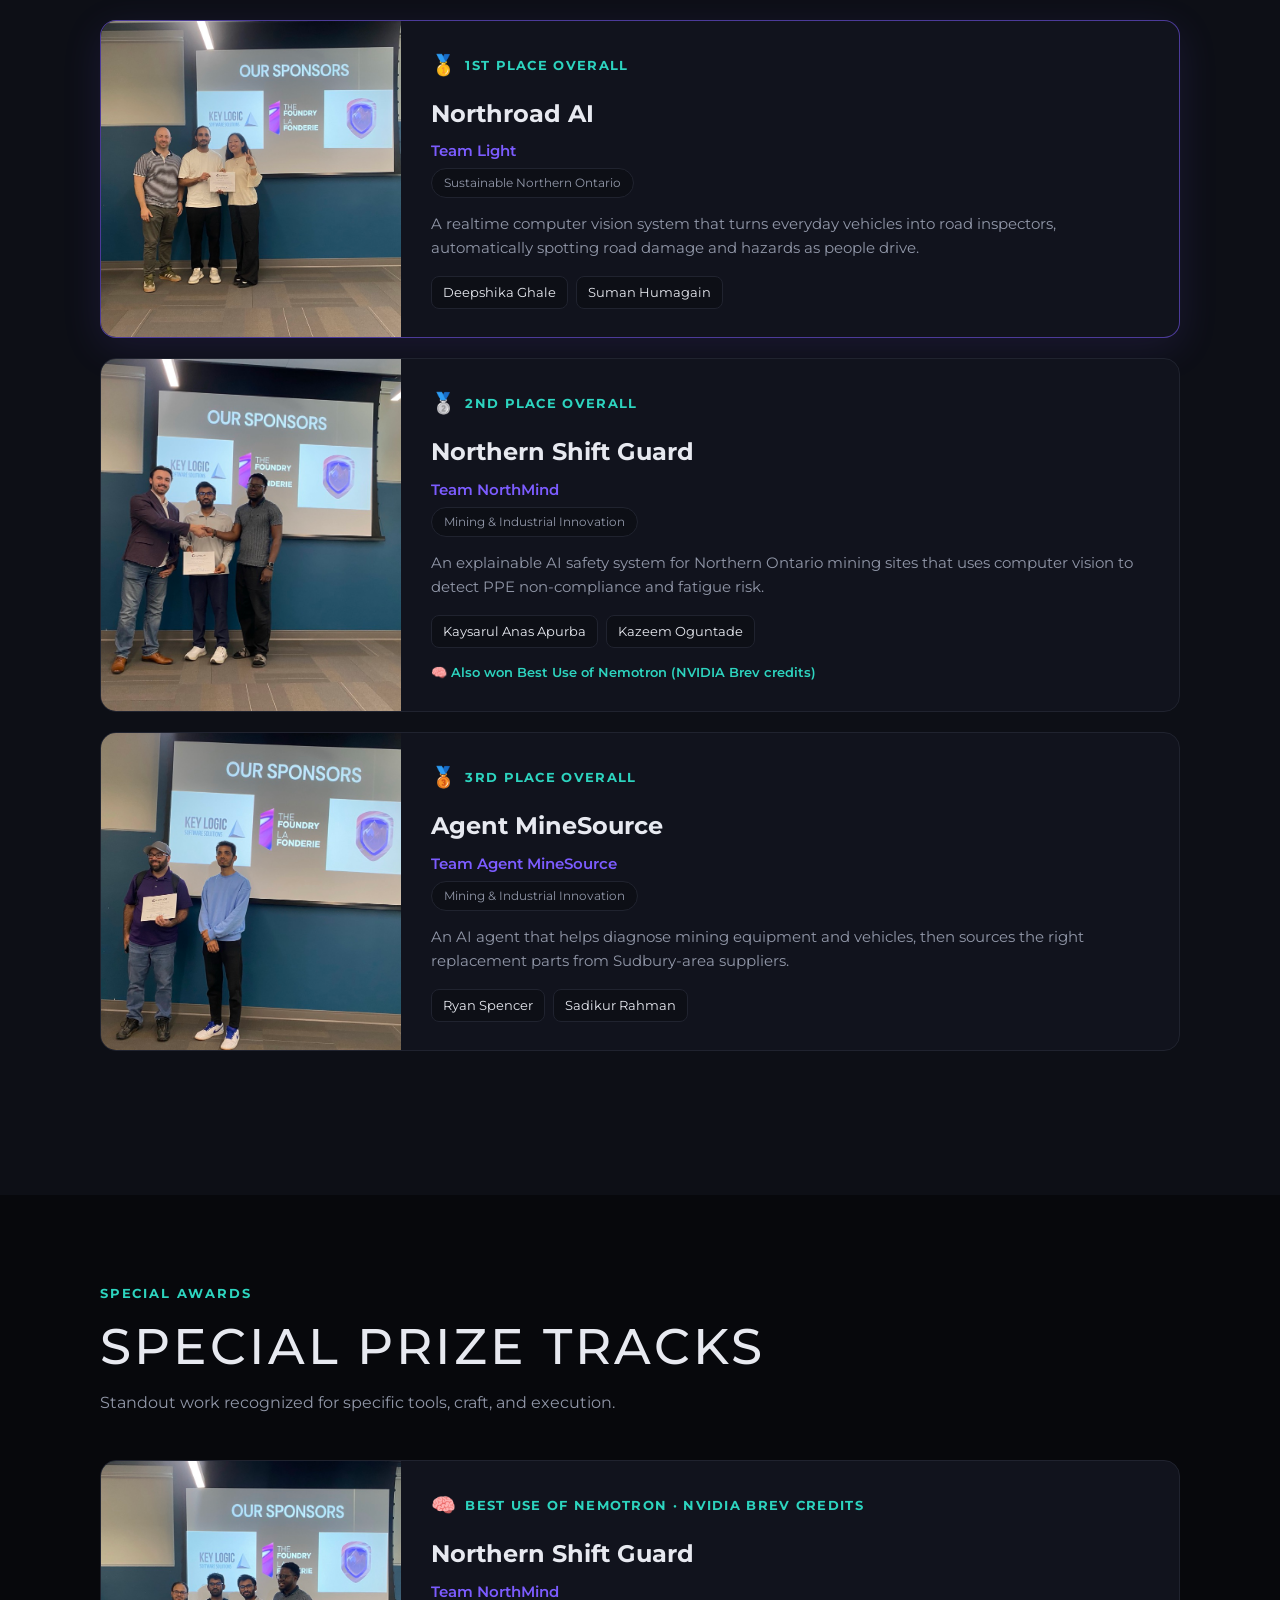
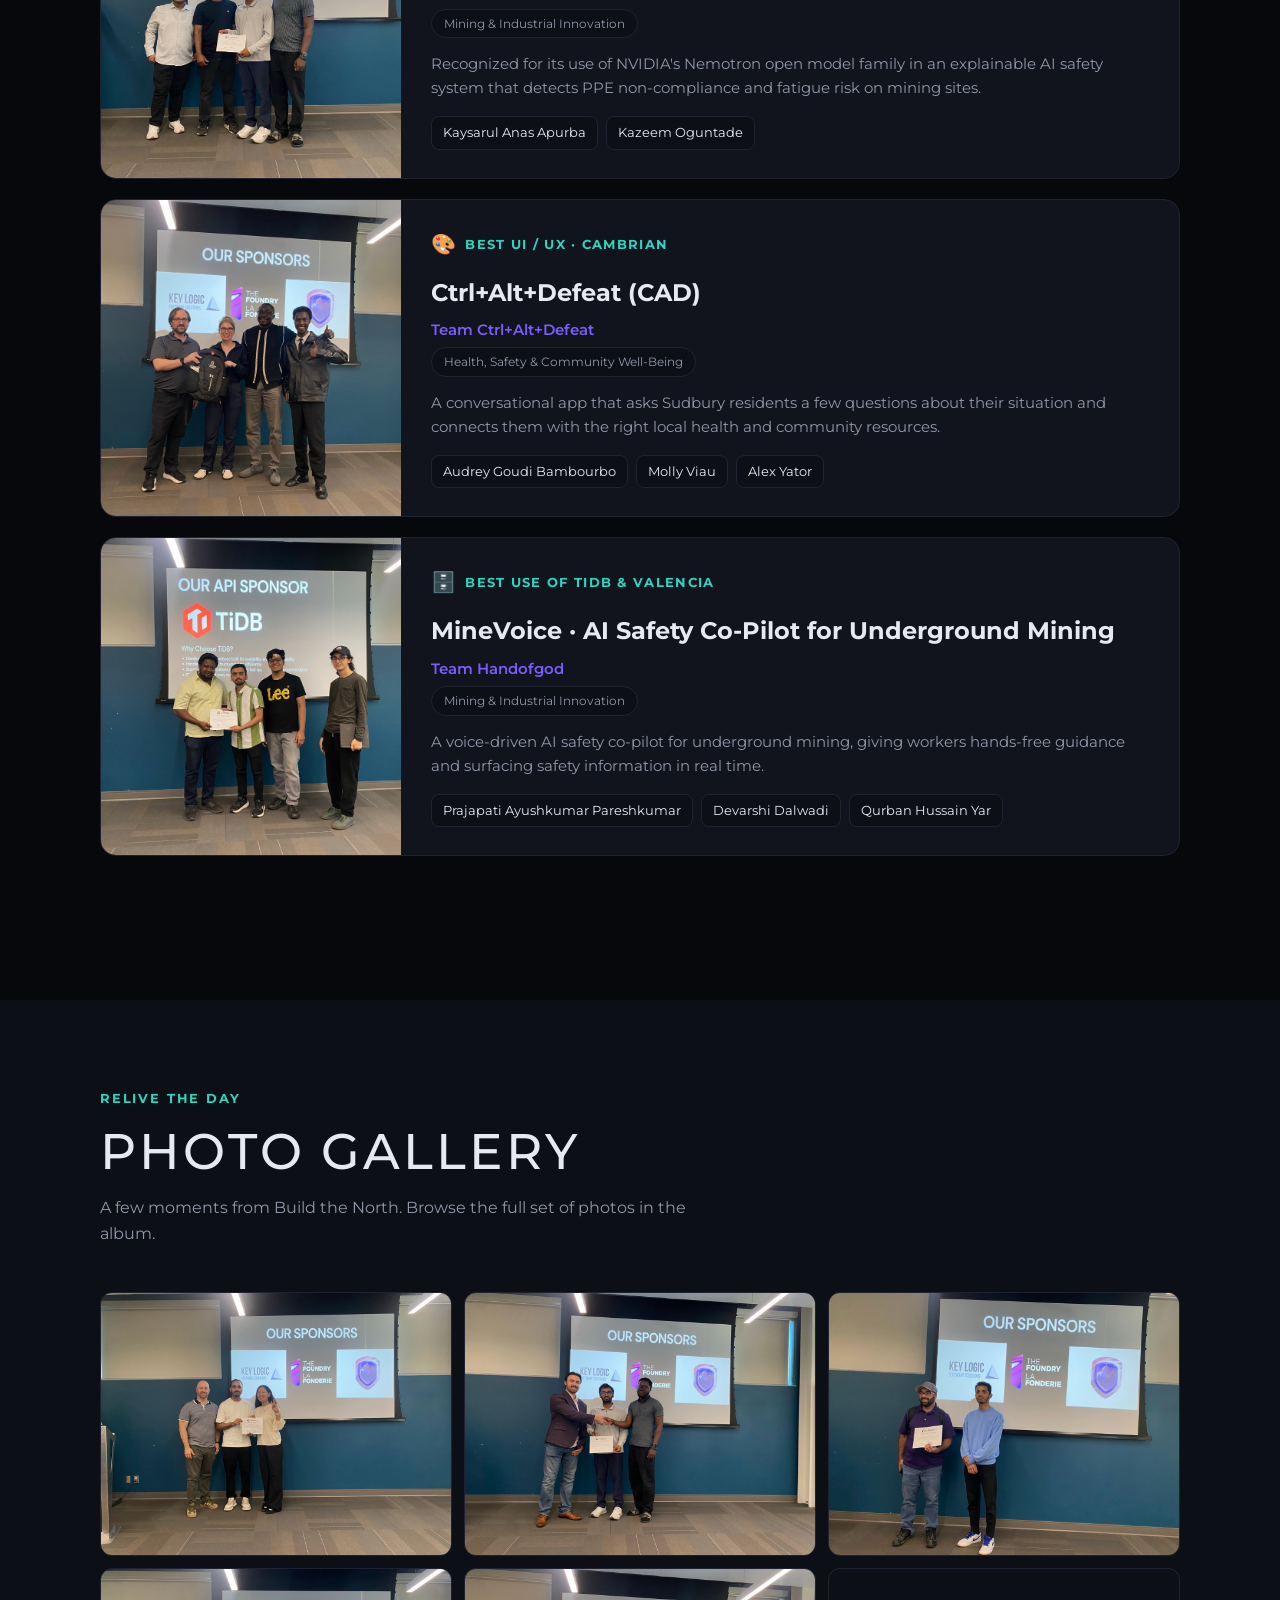
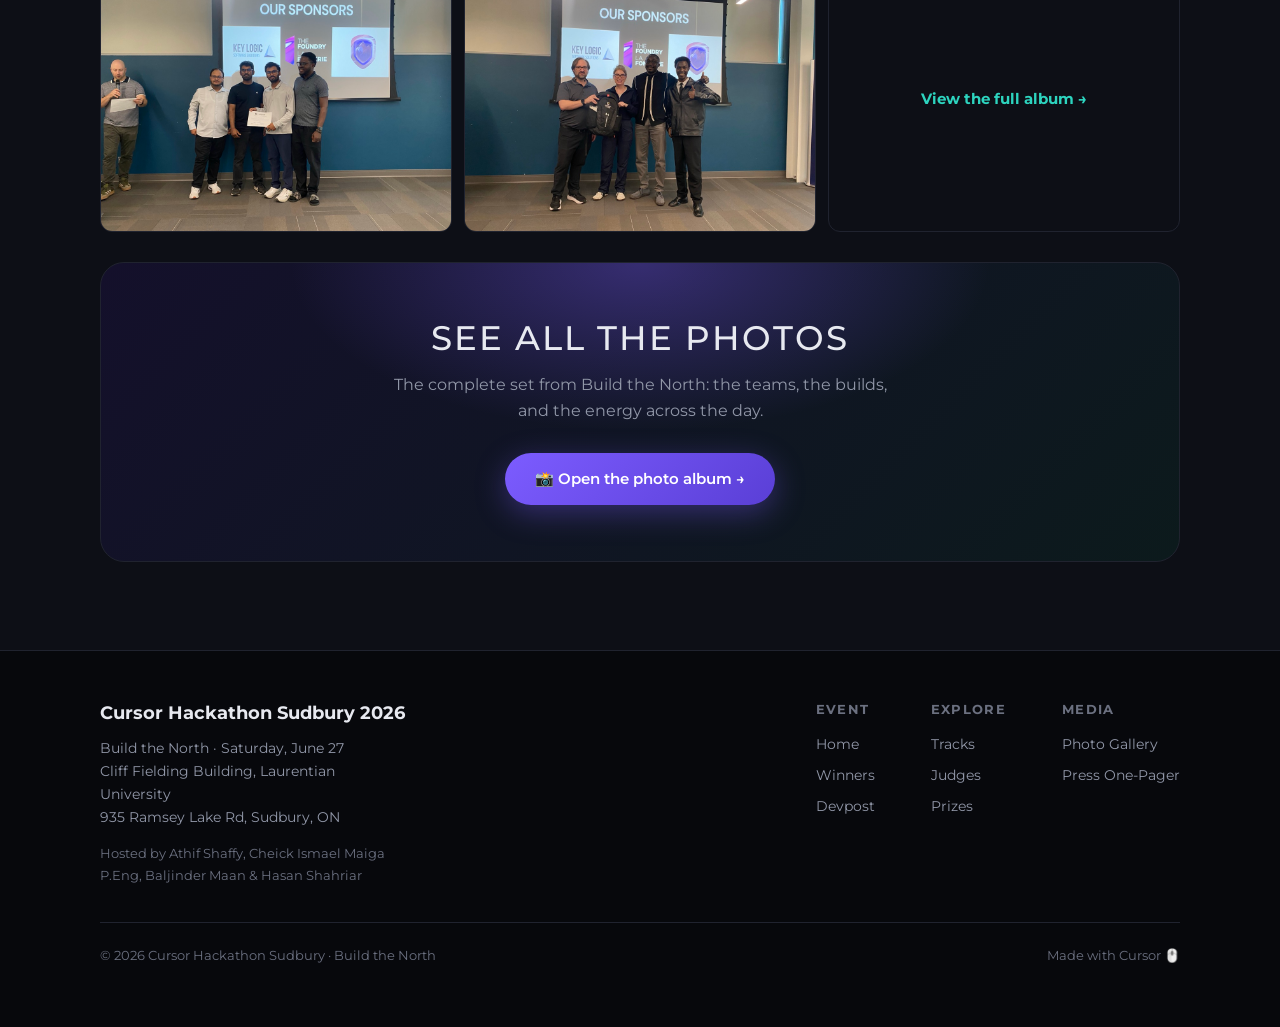
<file: winners.html>
<!DOCTYPE html>
<html lang="en">
<head>
<meta charset="UTF-8" />
<meta name="viewport" content="width=device-width, initial-scale=1.0" />
<title>Winners · Cursor Hackathon Sudbury 2026</title>
<meta name="description" content="Winning projects from Cursor Hackathon Sudbury 2026 · Build the North. Overall placements and special award winners across all three tracks." />
<meta property="og:title" content="Winners · Cursor Hackathon Sudbury 2026" />
<meta property="og:description" content="The winning teams of Build the North." />
<meta property="og:type" content="website" />
<link rel="preconnect" href="https://fonts.googleapis.com" />
<link rel="preconnect" href="https://fonts.gstatic.com" crossorigin />
<link href="https://fonts.googleapis.com/css2?family=Montserrat:ital,wght@0,300;0,400;0,500;0,600;0,700;0,800;1,400;1,500&display=swap" rel="stylesheet" />
<link rel="stylesheet" href="assets/site.css" />
</head>
<body>

<!-- NAV -->
<header class="nav">
  <div class="nav-inner">
    <a href="index.html" class="brand">Cursor Hackathon Sudbury</a>
    <nav class="nav-links">
      <a href="index.html#tracks">Tracks</a>
      <a href="index.html#judges">Judges</a>
      <a href="index.html#prizes">Prizes</a>
      <a href="winners.html" style="color:var(--text);">Winners</a>
      <a href="index.html#faq">FAQ</a>
    </nav>
    <a href="https://cursor-hackathon-sudbury.devpost.com" target="_blank" rel="noopener" class="nav-cta">Devpost →</a>
  </div>
</header>

<!-- HERO -->
<section class="hero" id="top">
  <div class="hero-glow"></div>
  <div class="hero-grid"></div>
  <div class="hero-inner">
    <span class="badge">🏆 Build the North · June 27, 2026 · Laurentian University</span>
    <h1>Winners</h1>
    <div class="tagline">Build the North</div>
    <p class="lede">Congratulations to every team who built something real this weekend. Here are the winning projects across all three tracks.</p>
    <div class="hero-actions">
      <a href="#placements" class="btn btn-primary">See the winners ↓</a>
      <a href="#gallery" class="btn btn-ghost">📸 Photo gallery</a>
    </div>
  </div>
</section>

<!-- GROUP PHOTO BANNER -->
<div class="group-banner" style="margin-bottom:-44px;padding-bottom:44px;">
  <figure>
    <img src="assets/winners/group-photo.jpg" alt="Participants, judges, mentors, and organizers of Cursor Hackathon Sudbury 2026 gathered for a group photo" />
    <figcaption>Build the North · Cursor Hackathon Sudbury 2026 · Laurentian University</figcaption>
  </figure>
</div>

<!-- OVERALL PLACEMENTS -->
<section id="placements" style="background:var(--bg-soft);">
  <div class="wrap">
    <div class="eyebrow">Overall placements</div>
    <h2 class="section-title">Top three</h2>
    <p class="section-sub">The strongest overall projects of the hackathon, judged across all three tracks.</p>

    <div class="winners-list">
      <!-- 1st -->
      <div class="winner first">
        <div class="winner-photo">
          <img src="assets/winners/northroad-ai.jpg" alt="Team Light receiving the 1st place award for Northroad AI" />
        </div>
        <div class="winner-body">
          <div class="winner-rank"><span class="medal">🥇</span> 1st Place Overall</div>
          <div class="winner-project">Northroad AI</div>
          <div class="winner-team">Team Light</div>
          <span class="winner-track">Sustainable Northern Ontario</span>
          <p class="winner-desc">A realtime computer vision system that turns everyday vehicles into road inspectors, automatically spotting road damage and hazards as people drive.</p>
          <div class="winner-members">
            <span class="m">Deepshika Ghale</span>
            <span class="m">Suman Humagain</span>
          </div>
        </div>
      </div>

      <!-- 2nd -->
      <div class="winner">
        <div class="winner-photo">
          <img src="assets/winners/northern-shift-guard.jpg" alt="Team NorthMind receiving the 2nd place award for Northern Shift Guard" />
        </div>
        <div class="winner-body">
          <div class="winner-rank"><span class="medal">🥈</span> 2nd Place Overall</div>
          <div class="winner-project">Northern Shift Guard</div>
          <div class="winner-team">Team NorthMind</div>
          <span class="winner-track">Mining &amp; Industrial Innovation</span>
          <p class="winner-desc">An explainable AI safety system for Northern Ontario mining sites that uses computer vision to detect PPE non-compliance and fatigue risk.</p>
          <div class="winner-members">
            <span class="m">Kaysarul Anas Apurba</span>
            <span class="m">Kazeem Oguntade</span>
          </div>
          <div class="winner-award">🧠 Also won Best Use of Nemotron (NVIDIA Brev credits)</div>
        </div>
      </div>

      <!-- 3rd -->
      <div class="winner">
        <div class="winner-photo">
          <img src="assets/winners/agent-minesource.jpg" alt="Team Agent MineSource receiving the 3rd place award" />
        </div>
        <div class="winner-body">
          <div class="winner-rank"><span class="medal">🥉</span> 3rd Place Overall</div>
          <div class="winner-project">Agent MineSource</div>
          <div class="winner-team">Team Agent MineSource</div>
          <span class="winner-track">Mining &amp; Industrial Innovation</span>
          <p class="winner-desc">An AI agent that helps diagnose mining equipment and vehicles, then sources the right replacement parts from Sudbury-area suppliers.</p>
          <div class="winner-members">
            <span class="m">Ryan Spencer</span>
            <span class="m">Sadikur Rahman</span>
          </div>
        </div>
      </div>
    </div>
  </div>
</section>

<!-- SPECIAL AWARDS -->
<section id="special">
  <div class="wrap">
    <div class="eyebrow">Special awards</div>
    <h2 class="section-title">Special prize tracks</h2>
    <p class="section-sub">Standout work recognized for specific tools, craft, and execution.</p>

    <div class="winners-list">
      <!-- Best Use of Nemotron / NVIDIA -->
      <div class="winner">
        <div class="winner-photo">
          <img src="assets/winners/northern-shift-guard-nvidia.jpg" alt="Team NorthMind receiving the Best Use of NVIDIA award" />
        </div>
        <div class="winner-body">
          <div class="winner-rank"><span class="medal">🧠</span> Best Use of Nemotron · NVIDIA Brev credits</div>
          <div class="winner-project">Northern Shift Guard</div>
          <div class="winner-team">Team NorthMind</div>
          <span class="winner-track">Mining &amp; Industrial Innovation</span>
          <p class="winner-desc">Recognized for its use of NVIDIA's Nemotron open model family in an explainable AI safety system that detects PPE non-compliance and fatigue risk on mining sites.</p>
          <div class="winner-members">
            <span class="m">Kaysarul Anas Apurba</span>
            <span class="m">Kazeem Oguntade</span>
          </div>
        </div>
      </div>

      <!-- Best UI/UX -->
      <div class="winner">
        <div class="winner-photo">
          <img src="assets/winners/ctrl-alt-defeat.jpg" alt="Team Ctrl+Alt+Defeat receiving the Best UI/UX award with Cambrian swag" />
        </div>
        <div class="winner-body">
          <div class="winner-rank"><span class="medal">🎨</span> Best UI / UX · Cambrian</div>
          <div class="winner-project">Ctrl+Alt+Defeat (CAD)</div>
          <div class="winner-team">Team Ctrl+Alt+Defeat</div>
          <span class="winner-track">Health, Safety &amp; Community Well-Being</span>
          <p class="winner-desc">A conversational app that asks Sudbury residents a few questions about their situation and connects them with the right local health and community resources.</p>
          <div class="winner-members">
            <span class="m">Audrey Goudi Bambourbo</span>
            <span class="m">Molly Viau</span>
            <span class="m">Alex Yator</span>
          </div>
        </div>
      </div>

      <!-- Best Use of TiDB & Valencia -->
      <div class="winner">
        <div class="winner-photo">
          <img src="assets/winners/minevoice.jpg" alt="Team Handofgod receiving the Best Use of TiDB and Valencia award for MineVoice" />
        </div>
        <div class="winner-body">
          <div class="winner-rank"><span class="medal">🗄️</span> Best Use of TiDB &amp; Valencia</div>
          <div class="winner-project">MineVoice · AI Safety Co-Pilot for Underground Mining</div>
          <div class="winner-team">Team Handofgod</div>
          <span class="winner-track">Mining &amp; Industrial Innovation</span>
          <p class="winner-desc">A voice-driven AI safety co-pilot for underground mining, giving workers hands-free guidance and surfacing safety information in real time.</p>
          <div class="winner-members">
            <span class="m">Prajapati Ayushkumar Pareshkumar</span>
            <span class="m">Devarshi Dalwadi</span>
            <span class="m">Qurban Hussain Yar</span>
          </div>
        </div>
      </div>
    </div>
  </div>
</section>

<!-- GALLERY -->
<section id="gallery" style="background:var(--bg-soft);">
  <div class="wrap">
    <div class="eyebrow">Relive the day</div>
    <h2 class="section-title">Photo gallery</h2>
    <p class="section-sub">A few moments from Build the North. Browse the full set of photos in the album.</p>
    <div class="photo-grid">
      <a href="https://photos.app.goo.gl/xAYGwjevG2s7LgX59" target="_blank" rel="noopener"><img src="assets/winners/northroad-ai.jpg" alt="1st place winners on stage" /></a>
      <a href="https://photos.app.goo.gl/xAYGwjevG2s7LgX59" target="_blank" rel="noopener"><img src="assets/winners/northern-shift-guard.jpg" alt="2nd place winners on stage" /></a>
      <a href="https://photos.app.goo.gl/xAYGwjevG2s7LgX59" target="_blank" rel="noopener"><img src="assets/winners/agent-minesource.jpg" alt="3rd place winners on stage" /></a>
      <a href="https://photos.app.goo.gl/xAYGwjevG2s7LgX59" target="_blank" rel="noopener"><img src="assets/winners/northern-shift-guard-nvidia.jpg" alt="Best Use of NVIDIA winners on stage" /></a>
      <a href="https://photos.app.goo.gl/xAYGwjevG2s7LgX59" target="_blank" rel="noopener"><img src="assets/winners/ctrl-alt-defeat.jpg" alt="Best UI/UX winners on stage" /></a>
      <a href="https://photos.app.goo.gl/xAYGwjevG2s7LgX59" target="_blank" rel="noopener" class="more">View the full album →</a>
    </div>
    <div class="gallery-cta">
      <h2 class="section-title" style="margin-bottom:14px;font-size:clamp(24px,3vw,34px);">See all the photos</h2>
      <p style="color:var(--muted);max-width:520px;margin:0 auto 28px;">The complete set from Build the North: the teams, the builds, and the energy across the day.</p>
      <a href="https://photos.app.goo.gl/xAYGwjevG2s7LgX59" target="_blank" rel="noopener" class="btn btn-primary">📸 Open the photo album →</a>
    </div>
  </div>
</section>

<!-- FOOTER -->
<footer>
  <div class="foot-inner">
    <div>
      <div class="foot-brand">Cursor Hackathon Sudbury 2026</div>
      <div style="color:var(--muted);font-size:14px;max-width:300px;">Build the North · Saturday, June 27<br>Cliff Fielding Building, Laurentian University<br>935 Ramsey Lake Rd, Sudbury, ON</div>
      <div style="color:var(--faint);font-size:13px;margin-top:14px;max-width:300px;">Hosted by Athif Shaffy, Cheick Ismael Maiga P.Eng, Baljinder Maan &amp; Hasan Shahriar</div>
    </div>
    <div class="foot-cols">
      <div class="foot-col">
        <h5>Event</h5>
        <a href="index.html">Home</a>
        <a href="winners.html">Winners</a>
        <a href="https://cursor-hackathon-sudbury.devpost.com" target="_blank" rel="noopener">Devpost</a>
      </div>
      <div class="foot-col">
        <h5>Explore</h5>
        <a href="index.html#tracks">Tracks</a>
        <a href="index.html#judges">Judges</a>
        <a href="index.html#prizes">Prizes</a>
      </div>
      <div class="foot-col">
        <h5>Media</h5>
        <a href="https://photos.app.goo.gl/xAYGwjevG2s7LgX59" target="_blank" rel="noopener">Photo Gallery</a>
        <a href="press.html">Press One-Pager</a>
      </div>
    </div>
  </div>
  <div class="foot-bottom">
    <span>© 2026 Cursor Hackathon Sudbury · Build the North</span>
    <span>Made with Cursor 🖱️</span>
  </div>
</footer>

</body>
</html>
</file>
<file: assets/site.css>
:root {
    --bg: #07080c;
    --bg-soft: #0d0f16;
    --card: #11131d;
    --card-hover: #161927;
    --border: #20232f;
    --text: #e7e9f0;
    --muted: #9197a8;
    --faint: #6b7080;
    --accent: #7c5cff;
    --accent-2: #2dd4bf;
    --accent-glow: rgba(124, 92, 255, 0.35);
    --radius: 16px;
    --maxw: 1080px;
  }

  * { box-sizing: border-box; margin: 0; padding: 0; }

  html { scroll-behavior: smooth; scroll-padding-top: 88px; }

  body {
    font-family: 'Montserrat', system-ui, -apple-system, sans-serif;
    background: var(--bg);
    color: var(--text);
    line-height: 1.65;
    -webkit-font-smoothing: antialiased;
    overflow-x: hidden;
  }

  a { color: inherit; text-decoration: none; }

  h1, h2, h3 { font-family: 'Montserrat', sans-serif; line-height: 1.15; letter-spacing: -0.02em; }

  ::selection { background: var(--accent-glow); }

  /* ---------- Nav ---------- */
  header.nav {
    position: sticky;
    top: 0;
    z-index: 50;
    backdrop-filter: blur(14px);
    background: rgba(7, 8, 12, 0.72);
    border-bottom: 1px solid var(--border);
  }
  .nav-inner {
    max-width: var(--maxw);
    margin: 0 auto;
    padding: 14px 24px;
    display: flex;
    align-items: center;
    justify-content: space-between;
    gap: 16px;
  }
  .brand { display: flex; align-items: center; font-family: 'Montserrat'; font-weight: 700; font-size: 16px; }
  .nav-links { display: flex; gap: 26px; align-items: center; }
  .nav-links a { color: var(--muted); font-size: 14px; font-weight: 500; transition: color .2s; }
  .nav-links a:hover { color: var(--text); }
  .nav-cta {
    background: linear-gradient(135deg, var(--accent), #5a3fd6);
    color: #fff; padding: 9px 20px; border-radius: 999px; font-size: 14px; font-weight: 600;
    box-shadow: 0 6px 20px var(--accent-glow); transition: transform .15s, box-shadow .2s;
  }
  .nav-cta:hover { transform: translateY(-1px); box-shadow: 0 10px 28px var(--accent-glow); }
  .menu-btn { display: none; background: none; border: 0; color: var(--text); cursor: pointer; }

  @media (max-width: 820px) {
    .nav-links { display: none; }
  }

  /* ---------- Layout ---------- */
  section { padding: 88px 24px; }
  .wrap { max-width: var(--maxw); margin: 0 auto; }
  .eyebrow { color: var(--accent-2); font-size: 13px; font-weight: 700; letter-spacing: 0.14em; text-transform: uppercase; margin-bottom: 14px; }
  h2.section-title { font-size: clamp(30px, 5vw, 50px); font-weight: 500; text-transform: uppercase; letter-spacing: 0.06em; margin-bottom: 14px; }
  .section-sub { color: var(--muted); max-width: 620px; margin-bottom: 44px; font-size: 16px; }

  /* ---------- Hero ---------- */
  .hero {
    position: relative;
    padding: 120px 24px 100px;
    text-align: center;
    overflow: hidden;
  }
  .hero-glow {
    position: absolute; inset: 0;
    background:
      radial-gradient(620px 360px at 50% -8%, rgba(124,92,255,0.30), transparent 60%),
      radial-gradient(520px 320px at 85% 25%, rgba(45,212,191,0.16), transparent 60%),
      radial-gradient(420px 280px at 12% 35%, rgba(124,92,255,0.14), transparent 60%);
    pointer-events: none;
  }
  .hero-grid {
    position: absolute; inset: 0;
    background-image: linear-gradient(var(--border) 1px, transparent 1px), linear-gradient(90deg, var(--border) 1px, transparent 1px);
    background-size: 48px 48px;
    mask-image: radial-gradient(circle at 50% 30%, #000 0%, transparent 70%);
    opacity: 0.4;
    pointer-events: none;
  }
  .hero-inner { position: relative; max-width: 860px; margin: 0 auto; }
  .badge {
    display: inline-flex; align-items: center; gap: 8px;
    background: var(--card); border: 1px solid var(--border);
    padding: 7px 16px; border-radius: 999px; font-size: 13px; color: var(--muted);
    margin-bottom: 28px;
  }
  .badge .pulse { width: 7px; height: 7px; border-radius: 50%; background: var(--accent-2); box-shadow: 0 0 0 0 rgba(45,212,191,0.6); animation: pulse 2s infinite; }
  @keyframes pulse { 70% { box-shadow: 0 0 0 8px rgba(45,212,191,0); } 100% { box-shadow: 0 0 0 0 rgba(45,212,191,0); } }
  .hero h1 {
    font-size: clamp(44px, 8vw, 88px);
    background: linear-gradient(180deg, #fff 30%, #b9b3e6 100%);
    -webkit-background-clip: text; background-clip: text; -webkit-text-fill-color: transparent;
    margin-bottom: 18px;
  }
  .hero .tagline { font-family: 'Montserrat'; font-size: clamp(18px, 3vw, 24px); color: var(--accent-2); font-weight: 600; margin-bottom: 22px; }
  .hero p.lede { font-size: 18px; color: var(--muted); max-width: 620px; margin: 0 auto 38px; }
  .hero-actions { display: flex; gap: 14px; justify-content: center; flex-wrap: wrap; }
  .btn {
    padding: 14px 30px; border-radius: 999px; font-weight: 600; font-size: 15px;
    transition: transform .15s, box-shadow .2s, background .2s, border-color .2s; display: inline-flex; align-items: center; gap: 9px;
  }
  .btn-primary { background: linear-gradient(135deg, var(--accent), #5a3fd6); color: #fff; box-shadow: 0 8px 30px var(--accent-glow); }
  .btn-primary:hover { transform: translateY(-2px); box-shadow: 0 14px 40px var(--accent-glow); }
  .btn-ghost { background: transparent; border: 2px solid rgba(124, 92, 255, 0.45); color: var(--text); }
  .btn-ghost:hover { background: rgba(124, 92, 255, 0.12); border-color: rgba(124, 92, 255, 0.75); transform: translateY(-2px); }

  .hero-meta { display: flex; gap: 36px; justify-content: center; flex-wrap: wrap; margin-top: 56px; }
  .hero-meta .item { text-align: center; }
  .hero-meta .k { font-family: 'Montserrat'; font-size: 22px; font-weight: 700; color: #fff; }
  .hero-meta .v { font-size: 13px; color: var(--faint); text-transform: uppercase; letter-spacing: 0.08em; margin-top: 4px; }

  /* ---------- Cards / grids ---------- */
  .grid { display: grid; gap: 18px; }
  .grid-2 { grid-template-columns: repeat(2, 1fr); }
  .grid-3 { grid-template-columns: repeat(3, 1fr); }
  @media (max-width: 760px) { .grid-2, .grid-3 { grid-template-columns: 1fr; } }

  .card {
    background: var(--card); border: 1px solid var(--border); border-radius: var(--radius);
    padding: 26px; transition: border-color .2s, transform .2s, background .2s;
  }
  .card:hover { border-color: #34384a; transform: translateY(-3px); background: var(--card-hover); }
  .card h3 { font-size: 19px; margin-bottom: 10px; display: flex; align-items: center; gap: 10px; }
  .card p { color: var(--muted); font-size: 15px; }
  .card .ic { font-size: 22px; }
  .card a.link { color: var(--accent-2); font-weight: 600; font-size: 14px; display: inline-flex; align-items: center; gap: 5px; margin-top: 14px; }
  .card a.link:hover { gap: 9px; }

  /* judges */
  .judges-grid { display: grid; grid-template-columns: repeat(2, 1fr); gap: 18px; }
  @media (max-width: 760px) { .judges-grid { grid-template-columns: 1fr; } }
  .judge { background: var(--card); border: 1px solid var(--border); border-radius: var(--radius); padding: 26px; display: flex; gap: 20px; transition: border-color .2s, transform .2s, background .2s; }
  .judge:hover { border-color: #34384a; transform: translateY(-3px); background: var(--card-hover); }
  .judge img { width: 104px; height: 104px; border-radius: 14px; object-fit: cover; object-position: center top; flex: 0 0 auto; border: 1px solid var(--border); background: var(--bg-soft); }
  .judge .j-name { font-family: 'Montserrat'; font-weight: 700; font-size: 18px; line-height: 1.25; }
  .judge .j-role { color: var(--accent-2); font-size: 13px; font-weight: 600; margin: 4px 0 11px; }
  .judge .j-bio { color: var(--muted); font-size: 13.5px; line-height: 1.6; }
  @media (max-width: 480px) { .judge { flex-direction: column; } .judge img { width: 88px; height: 88px; } }

  /* steps */
  .steps { counter-reset: step; display: grid; gap: 14px; }
  .step {
    display: flex; gap: 16px; align-items: flex-start;
    background: var(--card); border: 1px solid var(--border); border-radius: 14px; padding: 18px 20px;
    transition: border-color .2s, transform .15s;
  }
  .step:hover { border-color: #34384a; transform: translateX(3px); }
  .step .num {
    counter-increment: step; flex: 0 0 auto;
    width: 32px; height: 32px; border-radius: 9px;
    background: linear-gradient(135deg, var(--accent), #5a3fd6); color: #fff;
    display: grid; place-items: center; font-weight: 700; font-size: 14px; font-family: 'Montserrat';
  }
  .step .num::before { content: counter(step); }
  .step .body { flex: 1; }
  .step .body strong { font-weight: 600; }
  .step .body a { color: var(--accent-2); font-weight: 600; }
  .step .body a:hover { text-decoration: underline; }

  /* setup blocks */
  .setup-block { background: var(--card); border: 1px solid var(--border); border-radius: var(--radius); padding: 30px; margin-bottom: 18px; }
  .setup-block > h3 { font-size: 22px; margin-bottom: 6px; display: flex; align-items: center; gap: 12px; }
  .setup-block .tag { font-size: 12px; font-weight: 700; color: var(--accent-2); border: 1px solid var(--border); padding: 3px 10px; border-radius: 999px; }
  .setup-block p.intro { color: var(--muted); margin-bottom: 18px; }
  .setup-block h4 { font-family: 'Inter'; font-weight: 700; font-size: 15px; margin: 20px 0 10px; color: var(--text); }
  .setup-block ol, .setup-block ul { padding-left: 22px; color: var(--muted); }
  .setup-block li { margin-bottom: 7px; }
  .setup-block li::marker { color: var(--accent); }
  .setup-block a { color: var(--accent-2); font-weight: 500; }
  .setup-block a:hover { text-decoration: underline; }
  .pills { display: flex; flex-wrap: wrap; gap: 8px; margin-top: 8px; }
  .pill { background: var(--bg-soft); border: 1px solid var(--border); padding: 5px 12px; border-radius: 999px; font-size: 13px; color: var(--muted); }

  .note {
    border-left: 3px solid var(--accent); background: rgba(124,92,255,0.07);
    padding: 14px 18px; border-radius: 0 10px 10px 0; margin-top: 18px; font-size: 14px; color: var(--muted);
  }
  .note strong { color: var(--text); }

  /* checklist */
  .checklist { display: grid; gap: 10px; }
  .check { display: flex; gap: 12px; align-items: flex-start; background: var(--card); border: 1px solid var(--border); border-radius: 12px; padding: 14px 18px; }
  .check .box { flex: 0 0 auto; width: 22px; height: 22px; border-radius: 6px; border: 1px solid var(--accent); display: grid; place-items: center; color: var(--accent-2); font-size: 13px; margin-top: 1px; }
  .check span { color: var(--muted); }

  /* ---------- FAQ accordion ---------- */
  .faq-list { display: grid; gap: 12px; }
  .faq {
    background: var(--card); border: 1px solid var(--border); border-radius: 14px; overflow: hidden;
    transition: border-color .2s;
  }
  .faq[open] { border-color: #3a3f55; }
  .faq summary {
    list-style: none; cursor: pointer; padding: 18px 22px;
    display: flex; justify-content: space-between; align-items: center; gap: 16px;
    font-weight: 600; font-size: 16px; color: var(--text);
  }
  .faq summary::-webkit-details-marker { display: none; }
  .faq summary .plus { flex: 0 0 auto; width: 24px; height: 24px; position: relative; transition: transform .25s; color: var(--accent); }
  .faq summary .plus::before, .faq summary .plus::after { content: ''; position: absolute; background: currentColor; border-radius: 2px; }
  .faq summary .plus::before { top: 11px; left: 4px; width: 16px; height: 2px; }
  .faq summary .plus::after { top: 4px; left: 11px; width: 2px; height: 16px; transition: opacity .25s; }
  .faq[open] summary .plus { transform: rotate(90deg); }
  .faq[open] summary .plus::after { opacity: 0; }
  .faq .answer { padding: 0 22px 20px; color: var(--muted); font-size: 15px; }
  .faq .answer a { color: var(--accent-2); font-weight: 500; }
  .faq .answer a:hover { text-decoration: underline; }
  .faq .answer ul { padding-left: 20px; margin-top: 8px; }
  .faq .answer li { margin-bottom: 4px; }

  .faq-cats { display: flex; flex-wrap: wrap; gap: 10px; margin-bottom: 28px; }
  .faq-cat { font-size: 13px; color: var(--faint); font-weight: 600; text-transform: uppercase; letter-spacing: 0.08em; padding: 6px 0; }

  /* ---------- CTA band ---------- */
  .cta-band {
    position: relative; text-align: center; border-radius: 24px; overflow: hidden;
    background: linear-gradient(135deg, #14102b, #0c1a1c); border: 1px solid var(--border); padding: 64px 28px;
  }
  .cta-band::before { content: ''; position: absolute; inset: 0; background: radial-gradient(500px 240px at 50% 0%, var(--accent-glow), transparent 70%); }
  .cta-band > * { position: relative; }
  .cta-band h2 { font-size: clamp(28px, 4vw, 42px); margin-bottom: 14px; }
  .cta-band p { color: var(--muted); max-width: 520px; margin: 0 auto 30px; }

  /* ---------- Footer ---------- */
  footer { border-top: 1px solid var(--border); padding: 48px 24px 60px; }
  .foot-inner { max-width: var(--maxw); margin: 0 auto; display: flex; justify-content: space-between; gap: 30px; flex-wrap: wrap; }
  .foot-brand { font-family: 'Montserrat'; font-weight: 700; font-size: 18px; margin-bottom: 8px; }
  .foot-col h5 { font-size: 13px; text-transform: uppercase; letter-spacing: 0.1em; color: var(--faint); margin-bottom: 12px; }
  .foot-col a { display: block; color: var(--muted); font-size: 14px; margin-bottom: 8px; transition: color .2s; }
  .foot-col a:hover { color: var(--text); }
  .foot-bottom { max-width: var(--maxw); margin: 36px auto 0; padding-top: 22px; border-top: 1px solid var(--border); color: var(--faint); font-size: 13px; display: flex; justify-content: space-between; flex-wrap: wrap; gap: 10px; }
  .foot-cols { display: flex; gap: 56px; flex-wrap: wrap; }

  .safety { display:flex; gap:10px; align-items:flex-start; background: rgba(45,212,191,0.06); border:1px solid rgba(45,212,191,0.25); border-radius:12px; padding:14px 18px; margin-top:18px; font-size:14px; color:var(--muted); }
  .safety strong { color: var(--accent-2); }

  /* ---------- Winners page ---------- */
  .winner {
    background: var(--card); border: 1px solid var(--border); border-radius: var(--radius);
    overflow: hidden; transition: border-color .2s, transform .2s;
    display: grid; grid-template-columns: 300px 1fr;
  }
  .winner:hover { border-color: #34384a; transform: translateY(-3px); }
  .winner.first { border-color: rgba(124, 92, 255, 0.55); box-shadow: 0 10px 40px rgba(124,92,255,0.12); }
  .winner-photo { background: var(--bg-soft); position: relative; min-height: 240px; }
  .winner-photo img { width: 100%; height: 100%; object-fit: cover; display: block; }
  .winner-photo .ph {
    position: absolute; inset: 0; display: grid; place-items: center; text-align: center;
    color: var(--faint); font-size: 13px; padding: 20px; gap: 8px;
  }
  .winner-photo .ph .cam { font-size: 30px; opacity: 0.5; }
  .winner-body { padding: 28px 30px; }
  .winner-rank {
    display: inline-flex; align-items: center; gap: 8px; font-family: 'Montserrat';
    font-weight: 700; font-size: 13px; letter-spacing: 0.1em; text-transform: uppercase;
    color: var(--accent-2); margin-bottom: 12px;
  }
  .winner-rank .medal { font-size: 20px; }
  .winner-project { font-family: 'Montserrat'; font-weight: 700; font-size: 24px; margin-bottom: 6px; }
  .winner-team { color: var(--accent); font-weight: 600; font-size: 15px; margin-bottom: 4px; }
  .winner-track {
    display: inline-block; font-size: 12px; color: var(--muted); background: var(--bg-soft);
    border: 1px solid var(--border); border-radius: 999px; padding: 4px 12px; margin-bottom: 14px;
  }
  .winner-desc { color: var(--muted); font-size: 15px; line-height: 1.6; margin-bottom: 16px; }
  .winner-members { display: flex; flex-wrap: wrap; gap: 8px; }
  .winner-members .m { font-size: 13px; color: var(--text); background: var(--bg-soft); border: 1px solid var(--border); border-radius: 8px; padding: 5px 11px; }
  .winner-award { margin-top: 14px; font-size: 13px; font-weight: 600; color: var(--accent-2); }
  @media (max-width: 720px) { .winner { grid-template-columns: 1fr; } .winner-photo { min-height: 200px; } }

  .winners-list { display: grid; gap: 20px; margin-bottom: 56px; }

  /* gallery */
  .gallery-cta {
    text-align: center; border: 1px solid var(--border); border-radius: 24px; overflow: hidden;
    background: linear-gradient(135deg, #14102b, #0c1a1c); padding: 56px 28px; position: relative;
  }
  .gallery-cta::before { content: ''; position: absolute; inset: 0; background: radial-gradient(500px 240px at 50% 0%, var(--accent-glow), transparent 70%); }
  .gallery-cta > * { position: relative; }

  /* photo gallery grid */
  .photo-grid { display: grid; grid-template-columns: repeat(3, 1fr); gap: 12px; margin-bottom: 30px; }
  @media (max-width: 700px) { .photo-grid { grid-template-columns: repeat(2, 1fr); } }
  .photo-grid a { display: block; border-radius: 12px; overflow: hidden; border: 1px solid var(--border); aspect-ratio: 4 / 3; position: relative; }
  .photo-grid img { width: 100%; height: 100%; object-fit: cover; display: block; transition: transform .35s ease; }
  .photo-grid a:hover img { transform: scale(1.06); }
  .photo-grid a.more { display: grid; place-items: center; text-align: center; background: var(--bg-soft); color: var(--accent-2); font-weight: 700; font-size: 15px; padding: 16px; }

  /* full-width group/banner photo */
  .group-banner { margin: 0 auto; max-width: 1180px; padding: 0 24px; }
  .group-banner figure { border-radius: var(--radius); overflow: hidden; border: 1px solid var(--border); position: relative; }
  .group-banner img { width: 100%; height: auto; display: block; }
  .group-banner figcaption { position: absolute; left: 0; right: 0; bottom: 0; padding: 24px 22px 16px; font-size: 14px; color: #fff; background: linear-gradient(transparent, rgba(0,0,0,0.75)); font-weight: 500; }
</file>
